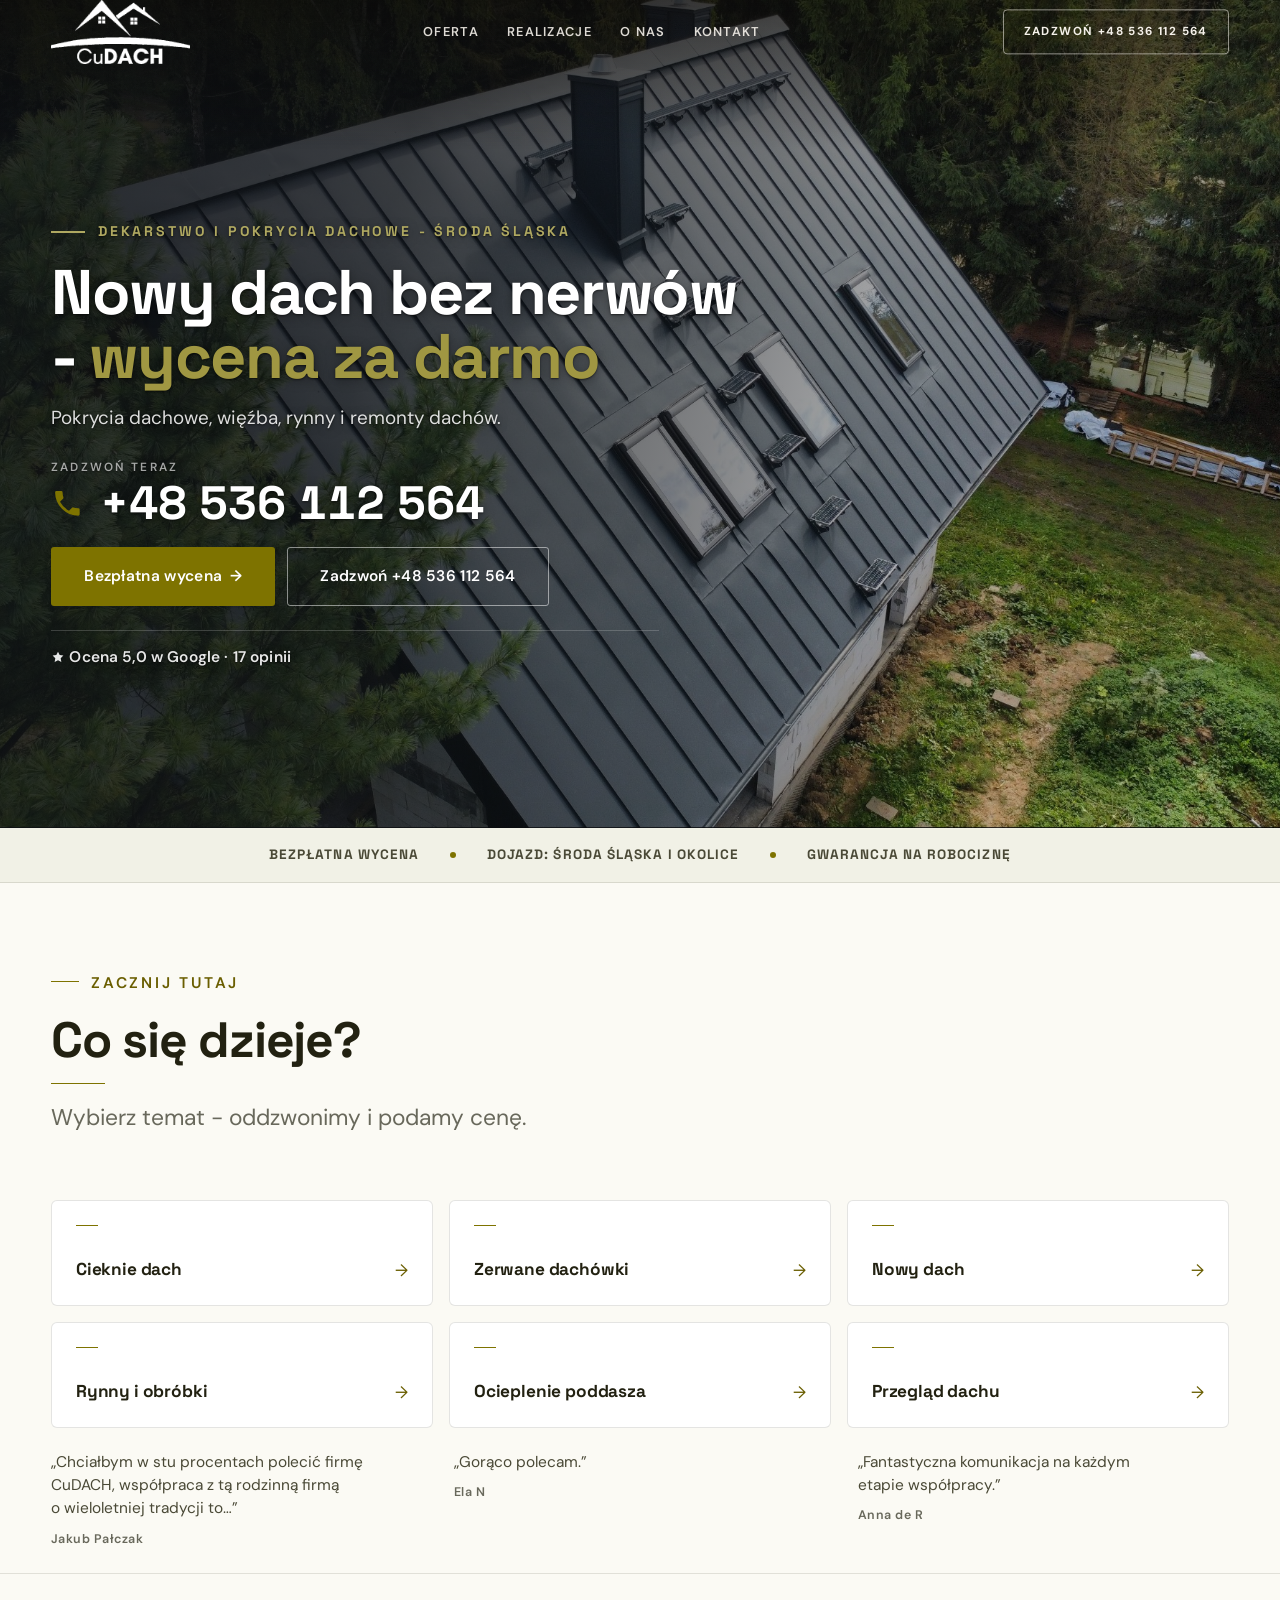
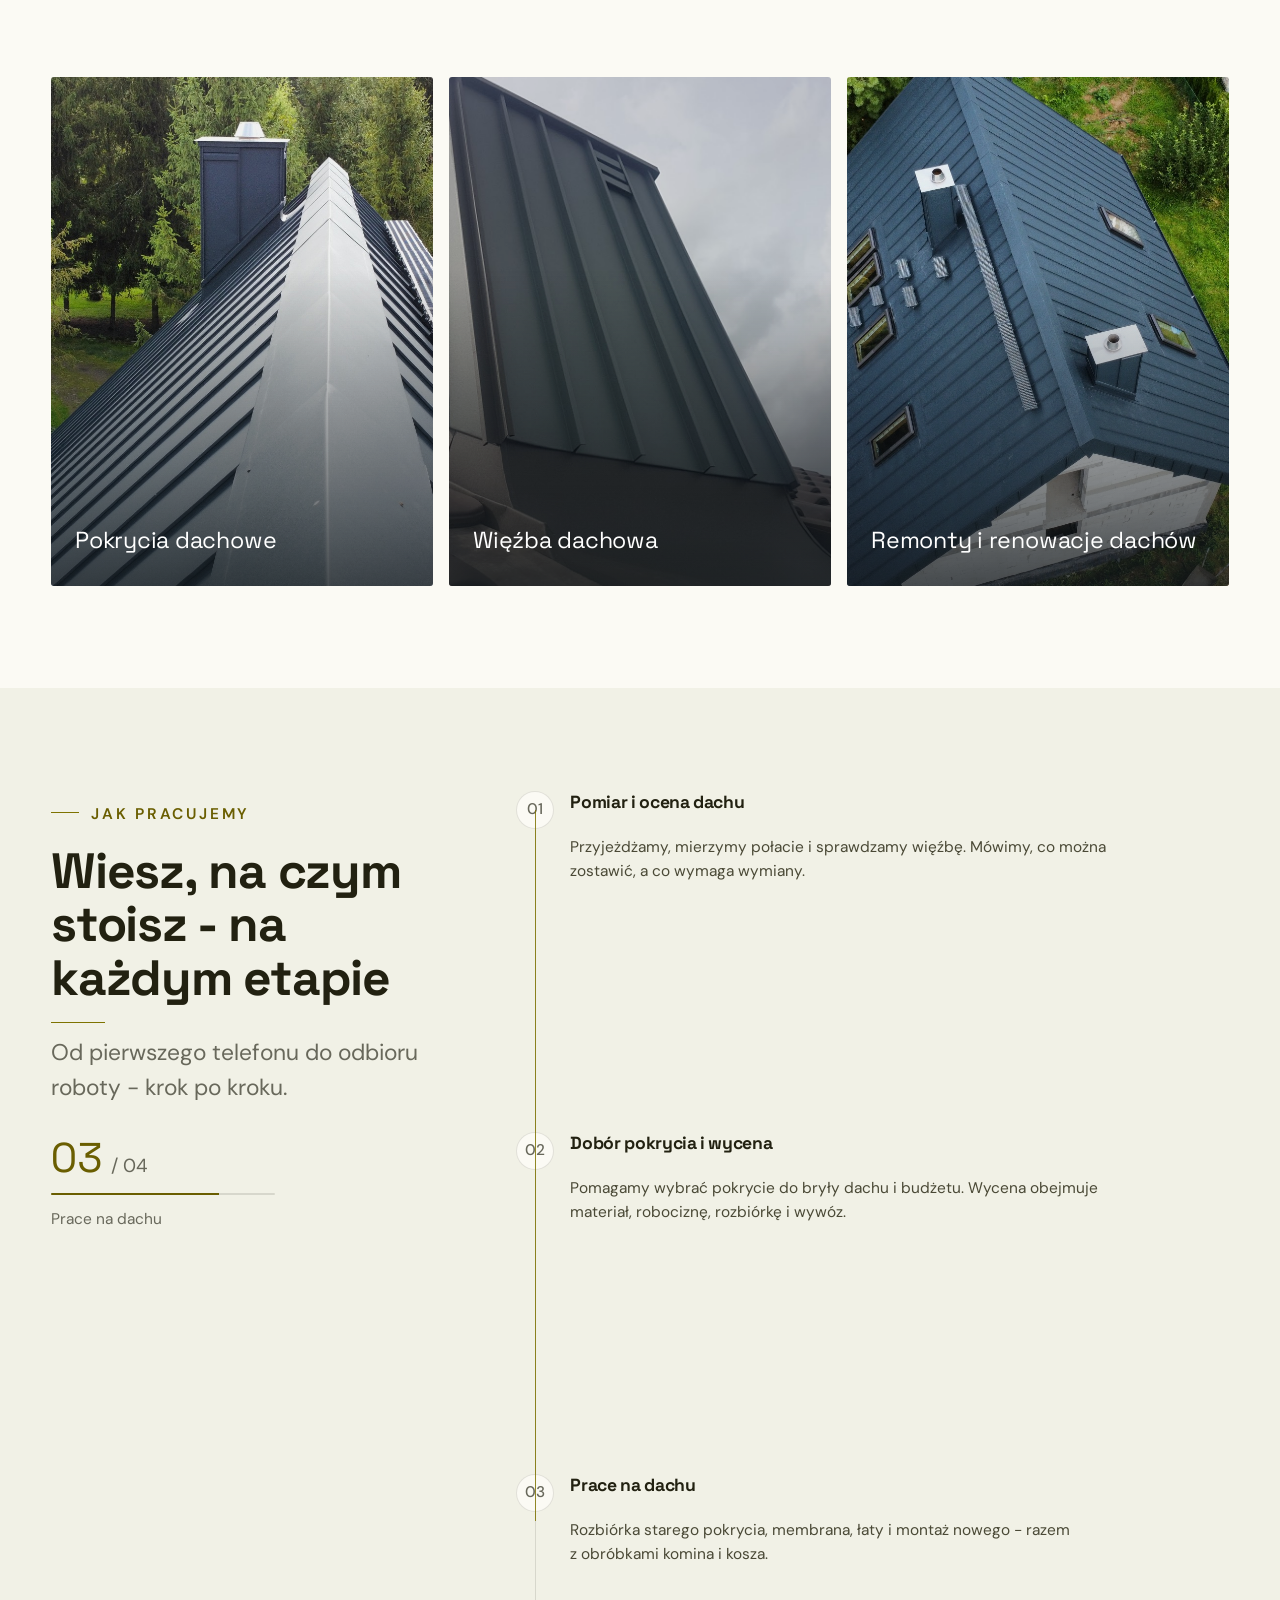
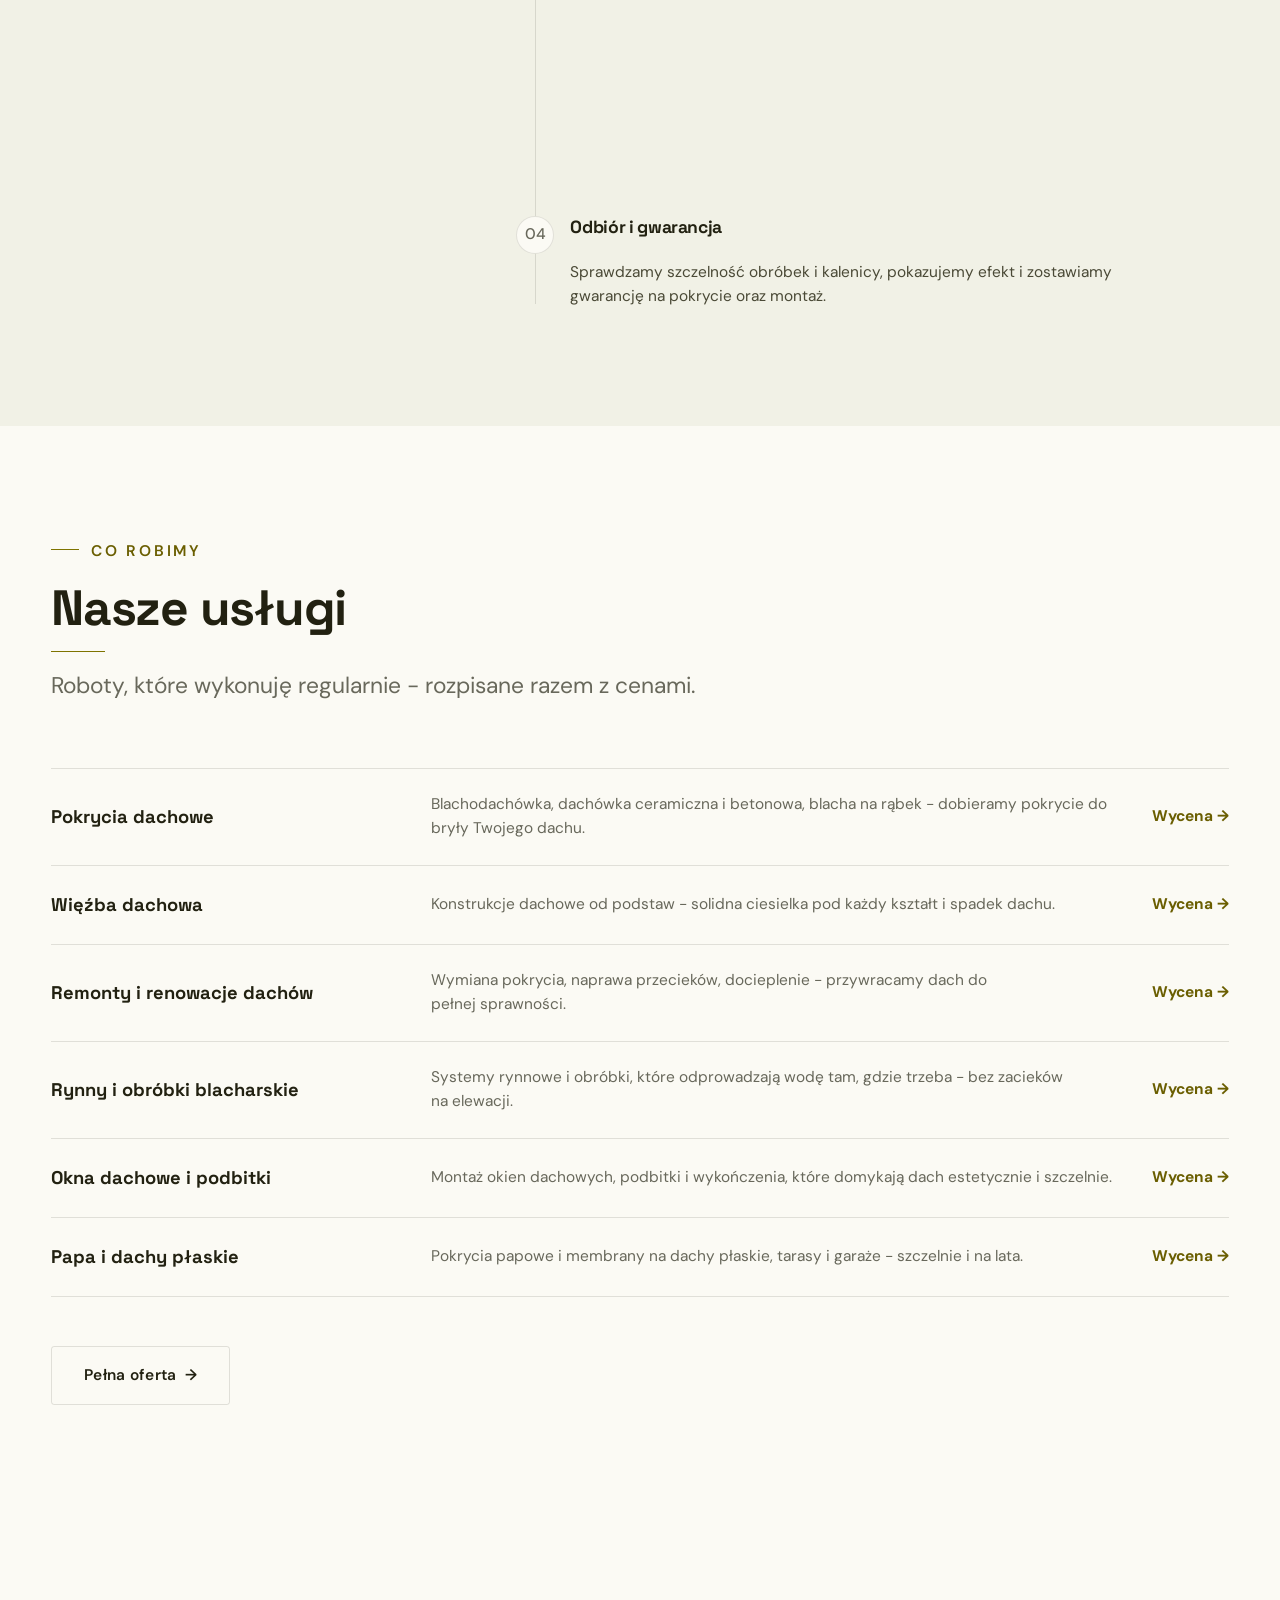
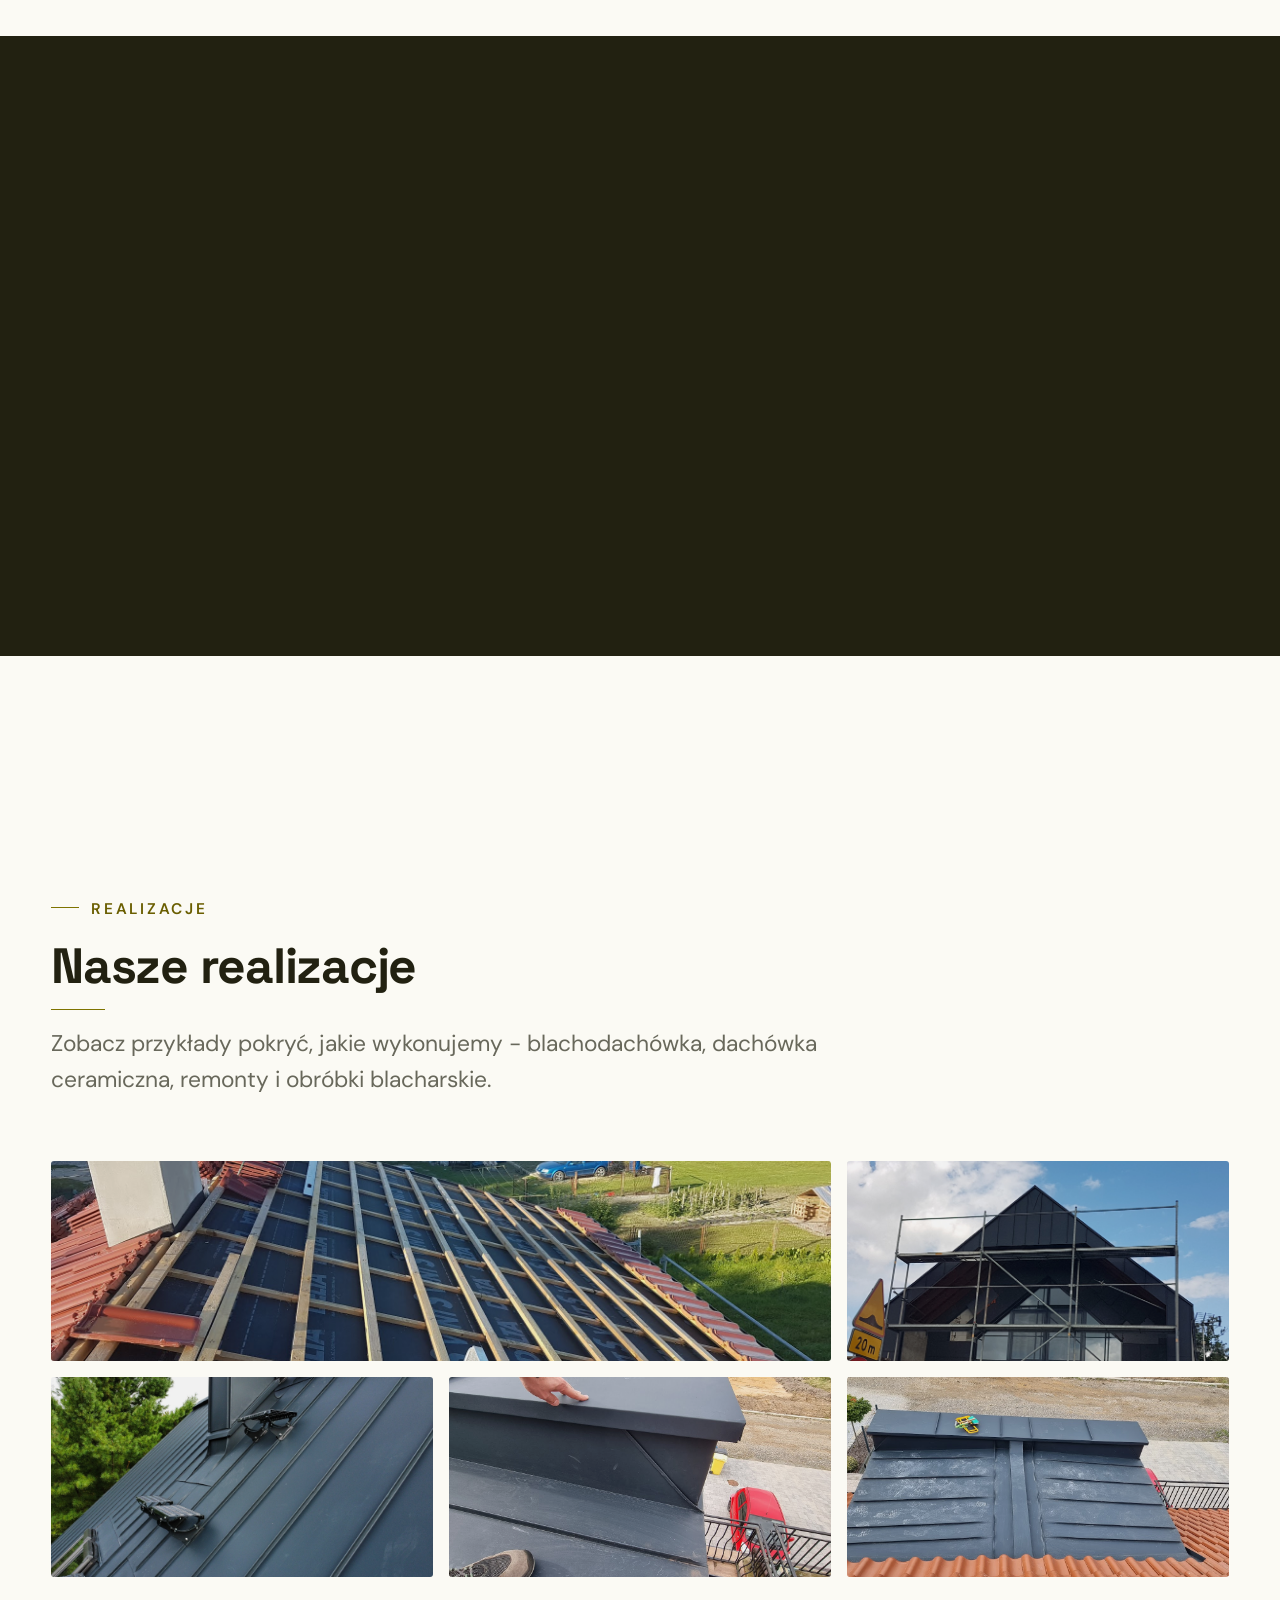
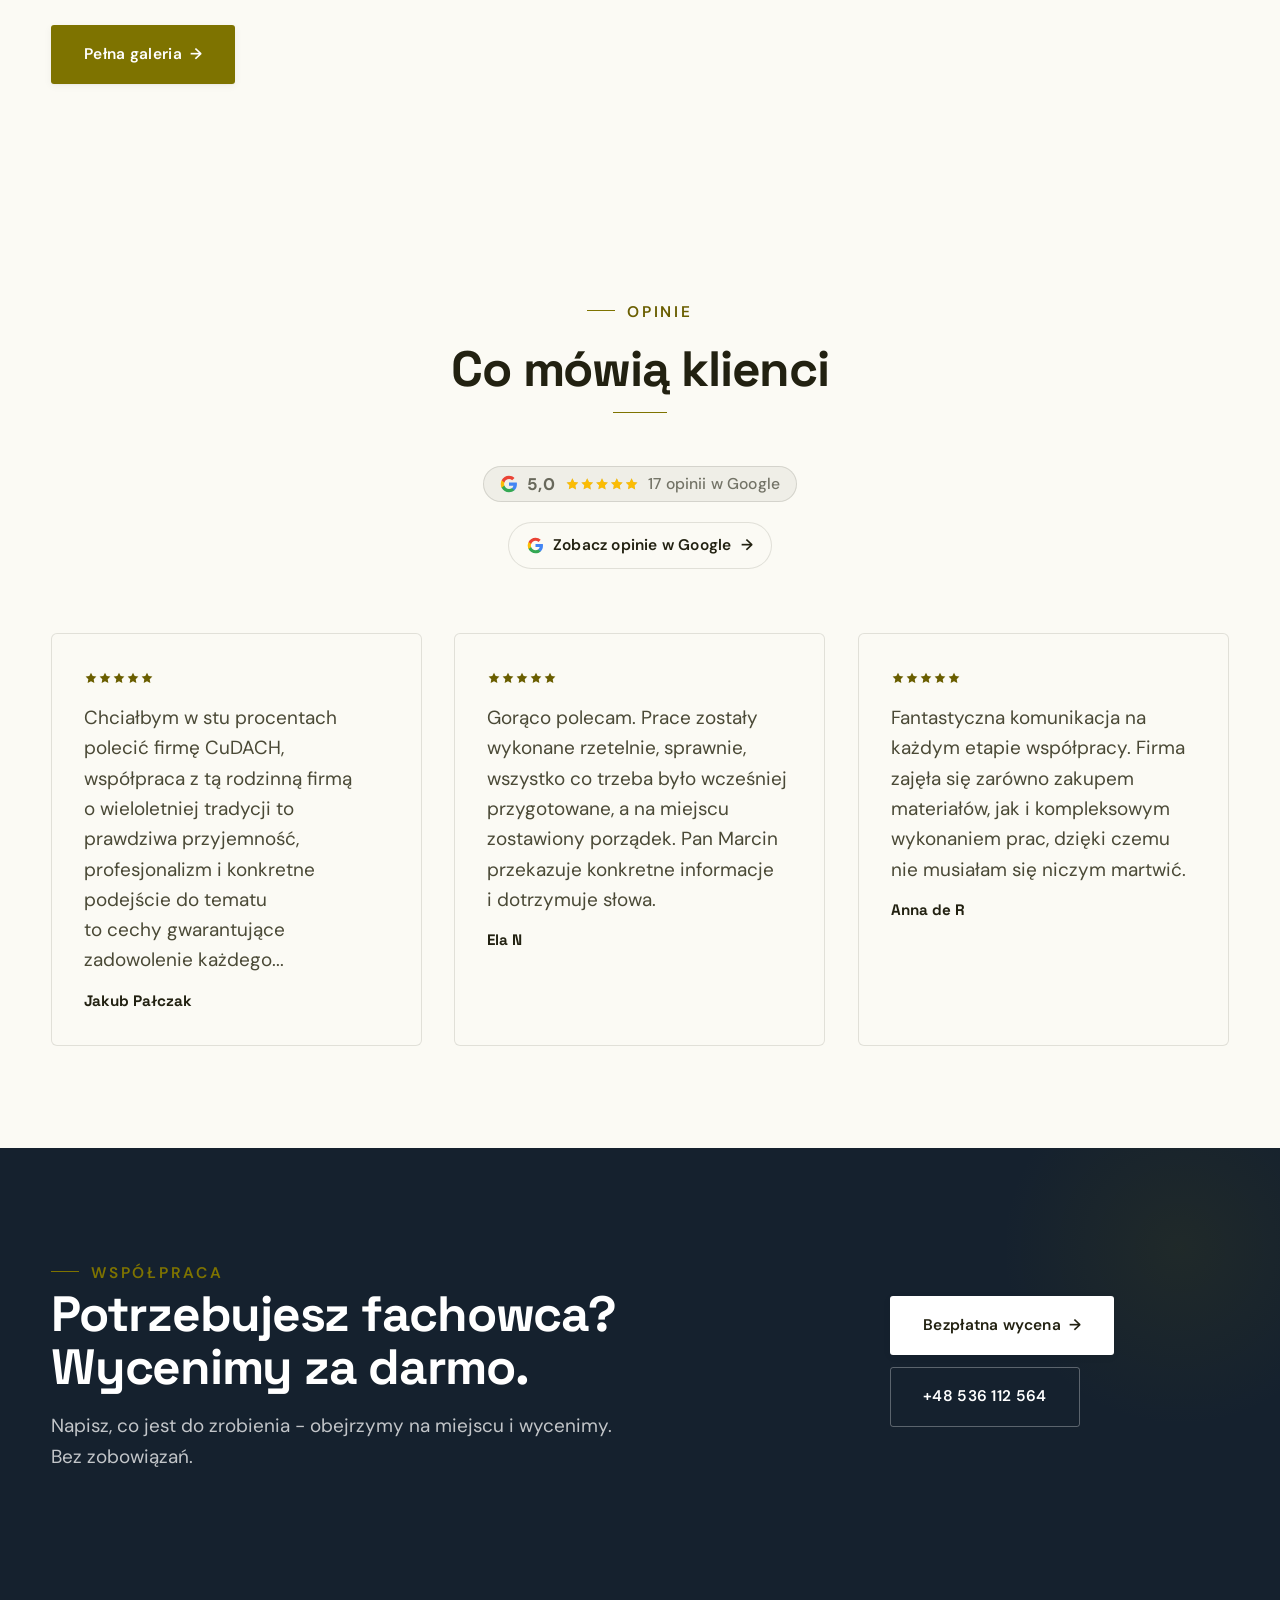
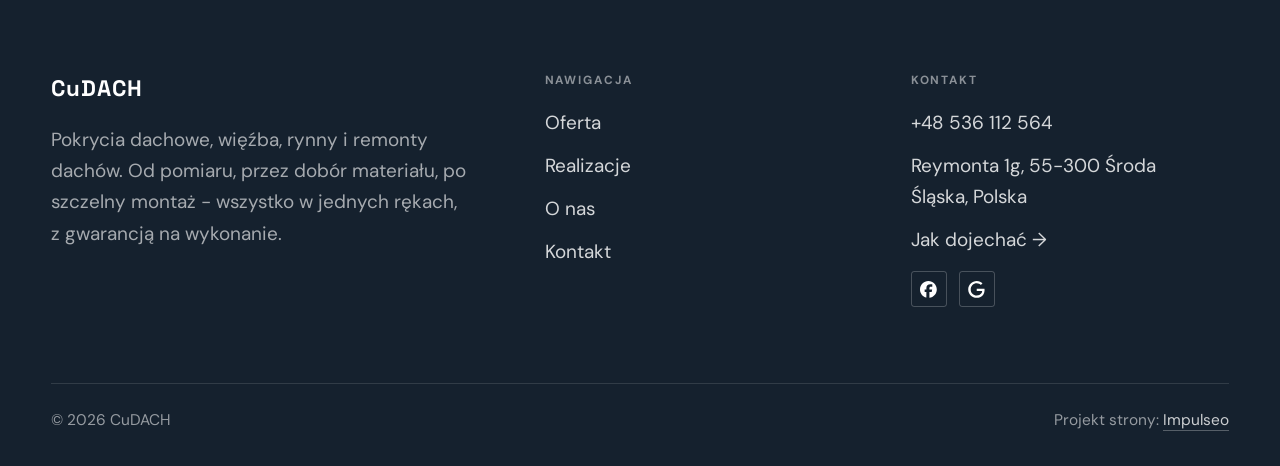
<file: index.html>
<!DOCTYPE html>
<html lang="pl">
<head>
<meta charset="UTF-8">
<meta name="viewport" content="width=device-width, initial-scale=1.0">
<title>CuDACH - Pokrycia dachowe i dekarstwo - Środa Śląska</title>
<meta name="description" content="CuDACH - dekarstwo i pokrycia dachowe: blachodachówka, dachówka, więźba, rynny i remonty dachów. Bezpłatny pomiar i wycena. Zobacz nasze realizacje.">
<link rel="canonical" href="https://kris20032.github.io/cudach/">
<meta name="robots" content="noindex, nofollow">
<meta property="og:type" content="website">
<meta property="og:locale" content="pl_PL">
<meta property="og:site_name" content="CuDACH">
<meta property="og:title" content="CuDACH - Pokrycia dachowe i dekarstwo - Środa Śląska">
<meta property="og:description" content="CuDACH - dekarstwo i pokrycia dachowe: blachodachówka, dachówka, więźba, rynny i remonty dachów. Bezpłatny pomiar i wycena. Zobacz nasze realizacje.">
<meta property="og:url" content="https://kris20032.github.io/cudach/">
<meta property="og:image" content="https://kris20032.github.io/cudach/img/og.jpg">
<meta property="og:image:width" content="1200">
<meta property="og:image:height" content="630">
<meta name="twitter:card" content="summary_large_image">
<script type="application/ld+json">{"@context": "https://schema.org", "@type": "RoofingContractor", "name": "CuDACH", "url": "https://kris20032.github.io/cudach/", "telephone": "+48536112564", "image": "https://kris20032.github.io/cudach/img/og.jpg", "areaServed": "Środa Śląska", "sameAs": ["https://maps.google.com/?cid=6782542345103970098&g_mp=Cidnb29nbGUubWFwcy5wbGFjZXMudjEuUGxhY2VzLlNlYXJjaFRleHQQAhgEIAA", "https://www.facebook.com/CuDACHsrodaslaska/?locale=pl_PL"]}</script>
<link rel="preconnect" href="https://fonts.googleapis.com">
<link rel="preconnect" href="https://fonts.gstatic.com" crossorigin>
<link href="https://fonts.googleapis.com/css2?family=Space+Grotesk:wght@500;600;700&family=DM+Sans:opsz,wght@9..40,400;9..40,500;9..40,600&display=swap" rel="stylesheet">
<link rel="stylesheet" href="assets/styles.css?v=f3699172">
</head>
<body>

<header class="nav">
  <div class="wrap nav-inner">
    <a class="brand brand-has-logo" href="index.html"><img class="brand-logo" src="img/logo.png" alt="CuDACH" width="720" height="332" decoding="async"></a>
    <nav class="nav-links">
      <a href="oferta.html">Oferta</a>
      <a href="realizacje.html">Realizacje</a>
      <a href="o-nas.html">O nas</a>
      <a href="kontakt.html">Kontakt</a>
      <a href="tel:+48536112564" class="btn btn-accent">Zadzwoń +48 536 112 564</a>
    </nav>
    <button class="nav-toggle" aria-label="Menu"><span></span><span></span><span></span></button>
  </div>
</header>

<main>
<section class="hero-fach">
  <img class="hf-photo" src="img/hero.jpg" fetchpriority="high" data-rotate="img/g1.jpg|img/g2.jpg" alt="CuDACH" width="2048" height="1153">
  <div class="hf-panel">
    <div class="hf-inner">
      <span class="hf-kicker">Dekarstwo i pokrycia dachowe - Środa Śląska</span>
      <h1 class="hf-title">Nowy dach bez nerwów - <em>wycena za darmo</em></h1>
      <p class="hf-lead">Pokrycia dachowe, więźba, rynny i remonty dachów.</p>
      <a class="hf-phone" href="tel:+48536112564"><span class="hf-phone-lab">Zadzwoń teraz</span><span class="hf-phone-num"><svg class="ico-tel" width="16" height="16" viewBox="0 0 24 24" fill="none" aria-hidden="true"><path d="M6.6 10.8a15.5 15.5 0 0 0 6.6 6.6l2.2-2.2a1 1 0 0 1 1-.24 11.4 11.4 0 0 0 3.6.58 1 1 0 0 1 1 1V20a1 1 0 0 1-1 1A17 17 0 0 1 3 4a1 1 0 0 1 1-1h3.5a1 1 0 0 1 1 1c0 1.25.2 2.46.58 3.6a1 1 0 0 1-.25 1l-2.23 2.2Z" fill="currentColor"/></svg> +48 536 112 564</span></a>
      <div class="hf-actions">
        <a href="kontakt.html" class="btn btn-accent">Bezpłatna wycena <span class="arr">→</span></a>
        <a href="tel:+48536112564" class="btn btn-ghost hf-ghost">Zadzwoń +48 536 112 564</a>
      </div>
      <div class="hf-trust"><svg class="ico-star" width="14" height="14" viewBox="0 0 24 24" style="vertical-align:-2px" aria-hidden="true"><path d="M12 2.8l2.85 5.8 6.4.93-4.63 4.5 1.1 6.37L12 17.4l-5.72 3 1.1-6.37-4.63-4.5 6.4-.93L12 2.8Z" fill="currentColor"/></svg> Ocena 5,0 w Google · 17 opinii</div>
    </div>
  </div>
</section>
<section class="fach-promise">
  <div class="wrap">
    <ul class="fp-row reveal"><li>Bezpłatna wycena</li><li>Dojazd: Środa Śląska i okolice</li><li>Gwarancja na robociznę</li></ul>
  </div>
</section>
<section class="objawy">
  <div class="wrap">
    <div class="head reveal">
      <span class="eyebrow">Zacznij tutaj</span>
      <h2>Co się dzieje?</h2>
      <p>Wybierz temat - oddzwonimy i podamy cenę.</p>
    </div>
    <div class="obj-grid">
      <a class="obj-tile reveal" href="kontakt.html"><span class="ot-row"><span class="ot-name">Cieknie dach</span><span class="ot-arr" aria-hidden="true">→</span></span></a>
      <a class="obj-tile reveal" href="kontakt.html"><span class="ot-row"><span class="ot-name">Zerwane dachówki</span><span class="ot-arr" aria-hidden="true">→</span></span></a>
      <a class="obj-tile reveal" href="kontakt.html"><span class="ot-row"><span class="ot-name">Nowy dach</span><span class="ot-arr" aria-hidden="true">→</span></span></a>
      <a class="obj-tile reveal" href="kontakt.html"><span class="ot-row"><span class="ot-name">Rynny i obróbki</span><span class="ot-arr" aria-hidden="true">→</span></span></a>
      <a class="obj-tile reveal" href="kontakt.html"><span class="ot-row"><span class="ot-name">Ocieplenie poddasza</span><span class="ot-arr" aria-hidden="true">→</span></span></a>
      <a class="obj-tile reveal" href="kontakt.html"><span class="ot-row"><span class="ot-name">Przegląd dachu</span><span class="ot-arr" aria-hidden="true">→</span></span></a>
    </div>
  </div>
</section>
<section class="opinie-mini" aria-label="Opinie klientów">
  <div class="wrap">
    <div class="om-row">
      <div class="om-item reveal"><blockquote>„Chciałbym w stu procentach polecić firmę CuDACH, współpraca z tą rodzinną firmą o wieloletniej tradycji to…”</blockquote><span class="om-autor">Jakub Pałczak</span></div>
      <div class="om-item reveal"><blockquote>„Gorąco polecam.”</blockquote><span class="om-autor">Ela N</span></div>
      <div class="om-item reveal"><blockquote>„Fantastyczna komunikacja na każdym etapie współpracy.”</blockquote><span class="om-autor">Anna de R</span></div>
    </div>
  </div>
</section>
<section class="gateways-band">
  <div class="wrap">
    <div class="gateways">
      <a href="oferta.html" class="gateway reveal"><img src="img/g3.jpg" alt="Pokrycia dachowe" loading="lazy" width="2048" height="1153" decoding="async"><span class="g-ttl">Pokrycia dachowe</span></a>
      <a href="oferta.html" class="gateway reveal"><img src="img/g4.jpg" alt="Więźba dachowa" loading="lazy" width="1600" height="1200" decoding="async"><span class="g-ttl">Więźba dachowa</span></a>
      <a href="oferta.html" class="gateway reveal"><img src="img/g5.jpg" alt="Remonty i renowacje dachów" loading="lazy" width="2048" height="1153" decoding="async"><span class="g-ttl">Remonty i renowacje dachów</span></a>
    </div>
  </div>
</section>
<section class="proces proces-os fachowcy">
  <div class="wrap proc-grid">
    <div class="proc-side">
      <div class="head reveal">
        <span class="eyebrow">Jak pracujemy</span>
        <h2>Wiesz, na czym stoisz - na każdym etapie</h2>
        <p>Od pierwszego telefonu do odbioru roboty - krok po kroku.</p>
      </div>
      <div class="proc-count" aria-hidden="true"><span class="pc-cur">01</span><span class="pc-all">/ 04</span></div>
      <div class="proc-bar" aria-hidden="true"><i></i></div>
      <p class="proc-now" aria-hidden="true">Pomiar i ocena dachu</p>
    </div>
    <ol class="proces-line">
      <li class="reveal"><span class="pno">01</span><h3>Pomiar i ocena dachu</h3><p>Przyjeżdżamy, mierzymy połacie i sprawdzamy więźbę. Mówimy, co można zostawić, a co wymaga wymiany.</p></li>
      <li class="reveal"><span class="pno">02</span><h3>Dobór pokrycia i wycena</h3><p>Pomagamy wybrać pokrycie do bryły dachu i budżetu. Wycena obejmuje materiał, robociznę, rozbiórkę i wywóz.</p></li>
      <li class="reveal"><span class="pno">03</span><h3>Prace na dachu</h3><p>Rozbiórka starego pokrycia, membrana, łaty i montaż nowego - razem z obróbkami komina i kosza.</p></li>
      <li class="reveal"><span class="pno">04</span><h3>Odbiór i gwarancja</h3><p>Sprawdzamy szczelność obróbek i kalenicy, pokazujemy efekt i zostawiamy gwarancję na pokrycie oraz montaż.</p></li>
    </ol>
  </div>
</section>
<section class="fach-uslugi">
  <div class="wrap">
    <div class="head reveal">
      <span class="eyebrow">Co robimy</span>
      <h2>Nasze usługi</h2>
      <p>Roboty, które wykonuję regularnie - rozpisane razem z cenami.</p>
    </div>
    <ul class="fu-list">
      <li class="fu-row reveal"><div class="fu-name">Pokrycia dachowe</div><div class="fu-desc">Blachodachówka, dachówka ceramiczna i betonowa, blacha na rąbek - dobieramy pokrycie do bryły Twojego dachu.</div><a class="fu-cta" href="kontakt.html">Wycena <span class="arr">→</span></a></li>
      <li class="fu-row reveal"><div class="fu-name">Więźba dachowa</div><div class="fu-desc">Konstrukcje dachowe od podstaw - solidna ciesielka pod każdy kształt i spadek dachu.</div><a class="fu-cta" href="kontakt.html">Wycena <span class="arr">→</span></a></li>
      <li class="fu-row reveal"><div class="fu-name">Remonty i renowacje dachów</div><div class="fu-desc">Wymiana pokrycia, naprawa przecieków, docieplenie - przywracamy dach do pełnej sprawności.</div><a class="fu-cta" href="kontakt.html">Wycena <span class="arr">→</span></a></li>
      <li class="fu-row reveal"><div class="fu-name">Rynny i obróbki blacharskie</div><div class="fu-desc">Systemy rynnowe i obróbki, które odprowadzają wodę tam, gdzie trzeba - bez zacieków na elewacji.</div><a class="fu-cta" href="kontakt.html">Wycena <span class="arr">→</span></a></li>
      <li class="fu-row reveal"><div class="fu-name">Okna dachowe i podbitki</div><div class="fu-desc">Montaż okien dachowych, podbitki i wykończenia, które domykają dach estetycznie i szczelnie.</div><a class="fu-cta" href="kontakt.html">Wycena <span class="arr">→</span></a></li>
      <li class="fu-row reveal"><div class="fu-name">Papa i dachy płaskie</div><div class="fu-desc">Pokrycia papowe i membrany na dachy płaskie, tarasy i garaże - szczelnie i na lata.</div><a class="fu-cta" href="kontakt.html">Wycena <span class="arr">→</span></a></li>
    </ul>
    <div style="margin-top:var(--space-7)" class="reveal"><a href="oferta.html" class="btn btn-ghost">Pełna oferta <span class="arr">→</span></a></div>
  </div>
</section>
<section class="stopklatka" aria-hidden="true">
  <div class="stk-bg" style="background-image:url(img/g6.jpg)"></div>
</section>
<section>
  <div class="wrap">
    <div class="head reveal">
      <span class="eyebrow">Realizacje</span>
      <h2>Nasze realizacje</h2>
      <p>Zobacz przykłady pokryć, jakie wykonujemy - blachodachówka, dachówka ceramiczna, remonty i obróbki blacharskie.</p>
    </div>
    <div class="gallery">
      <div class="tile t-two3 reveal"><img src="img/g7.jpg" alt="CuDACH" loading="lazy" width="1600" height="900" decoding="async"></div>
      <div class="tile t-third reveal"><img src="img/g8.jpg" alt="CuDACH" loading="lazy" width="1600" height="1200" decoding="async"></div>
      <div class="tile t-third reveal"><img src="img/g9.jpg" alt="CuDACH" loading="lazy" width="2048" height="1152" decoding="async"></div>
      <div class="tile t-third reveal"><img src="img/g10.jpg" alt="CuDACH" loading="lazy" width="1600" height="720" decoding="async"></div>
      <div class="tile t-third reveal"><img src="img/g11.jpg" alt="CuDACH" loading="lazy" width="1600" height="720" decoding="async"></div>
    </div>
    <div style="margin-top:var(--space-7)" class="reveal"><a href="realizacje.html" class="btn btn-accent">Pełna galeria <span class="arr">→</span></a></div>
  </div>
</section>
<section class="opinie">
  <div class="wrap">
    <div class="head center reveal">
      <span class="eyebrow">Opinie</span>
      <h2>Co mówią klienci</h2>
    </div>
    <p class="op-meta reveal"><span class="g-badge"><svg class="gb-ico" viewBox="0 0 24 24" width="18" height="18" aria-hidden="true"><path fill="#4285F4" d="M22.56 12.25c0-.78-.07-1.53-.2-2.25H12v4.26h5.92c-.26 1.37-1.04 2.53-2.21 3.31v2.77h3.57c2.08-1.92 3.28-4.74 3.28-8.09z"/><path fill="#34A853" d="M12 23c2.97 0 5.46-.98 7.28-2.66l-3.57-2.77c-.98.66-2.23 1.06-3.71 1.06-2.86 0-5.29-1.93-6.16-4.53H2.18v2.84C3.99 20.53 7.7 23 12 23z"/><path fill="#FBBC05" d="M5.84 14.09c-.22-.66-.35-1.36-.35-2.09s.13-1.43.35-2.09V7.07H2.18C1.43 8.55 1 10.22 1 12s.43 3.45 1.18 4.93l2.85-2.22.81-.62z"/><path fill="#EA4335" d="M12 5.38c1.62 0 3.06.56 4.21 1.64l3.15-3.15C17.45 2.09 14.97 1 12 1 7.7 1 3.99 3.47 2.18 7.07l3.66 2.84c.87-2.6 3.3-4.53 6.16-4.53z"/></svg><b class="gb-ocena">5,0</b><svg class="gb-stars" viewBox="0 0 90 18" width="74" height="14.8" aria-hidden="true"><g fill="currentColor" opacity=".26"><path transform="translate(0,0)" d="M9 1.6l2.2 4.46 4.92.72-3.56 3.47.84 4.9L9 12.74l-4.4 2.31.84-4.9L1.88 6.68l4.92-.72L9 1.6Z"/><path transform="translate(18,0)" d="M9 1.6l2.2 4.46 4.92.72-3.56 3.47.84 4.9L9 12.74l-4.4 2.31.84-4.9L1.88 6.68l4.92-.72L9 1.6Z"/><path transform="translate(36,0)" d="M9 1.6l2.2 4.46 4.92.72-3.56 3.47.84 4.9L9 12.74l-4.4 2.31.84-4.9L1.88 6.68l4.92-.72L9 1.6Z"/><path transform="translate(54,0)" d="M9 1.6l2.2 4.46 4.92.72-3.56 3.47.84 4.9L9 12.74l-4.4 2.31.84-4.9L1.88 6.68l4.92-.72L9 1.6Z"/><path transform="translate(72,0)" d="M9 1.6l2.2 4.46 4.92.72-3.56 3.47.84 4.9L9 12.74l-4.4 2.31.84-4.9L1.88 6.68l4.92-.72L9 1.6Z"/></g><clipPath id="gs1000"><rect x="0" y="0" width="90.0" height="18"/></clipPath><g fill="#FBBC04" clip-path="url(#gs1000)"><path transform="translate(0,0)" d="M9 1.6l2.2 4.46 4.92.72-3.56 3.47.84 4.9L9 12.74l-4.4 2.31.84-4.9L1.88 6.68l4.92-.72L9 1.6Z"/><path transform="translate(18,0)" d="M9 1.6l2.2 4.46 4.92.72-3.56 3.47.84 4.9L9 12.74l-4.4 2.31.84-4.9L1.88 6.68l4.92-.72L9 1.6Z"/><path transform="translate(36,0)" d="M9 1.6l2.2 4.46 4.92.72-3.56 3.47.84 4.9L9 12.74l-4.4 2.31.84-4.9L1.88 6.68l4.92-.72L9 1.6Z"/><path transform="translate(54,0)" d="M9 1.6l2.2 4.46 4.92.72-3.56 3.47.84 4.9L9 12.74l-4.4 2.31.84-4.9L1.88 6.68l4.92-.72L9 1.6Z"/><path transform="translate(72,0)" d="M9 1.6l2.2 4.46 4.92.72-3.56 3.47.84 4.9L9 12.74l-4.4 2.31.84-4.9L1.88 6.68l4.92-.72L9 1.6Z"/></g></svg><span class="gb-txt">17 opinii w Google</span></span></p>
    <p class="op-meta reveal"><a class="op-google" href="https://maps.google.com/?cid=6782542345103970098&amp;g_mp=Cidnb29nbGUubWFwcy5wbGFjZXMudjEuUGxhY2VzLlNlYXJjaFRleHQQAhgEIAA" target="_blank" rel="noopener"><svg class="op-g-ico" viewBox="0 0 24 24" width="17" height="17" aria-hidden="true"><path fill="#4285F4" d="M22.56 12.25c0-.78-.07-1.53-.2-2.25H12v4.26h5.92c-.26 1.37-1.04 2.53-2.21 3.31v2.77h3.57c2.08-1.92 3.28-4.74 3.28-8.09z"/><path fill="#34A853" d="M12 23c2.97 0 5.46-.98 7.28-2.66l-3.57-2.77c-.98.66-2.23 1.06-3.71 1.06-2.86 0-5.29-1.93-6.16-4.53H2.18v2.84C3.99 20.53 7.7 23 12 23z"/><path fill="#FBBC05" d="M5.84 14.09c-.22-.66-.35-1.36-.35-2.09s.13-1.43.35-2.09V7.07H2.18C1.43 8.55 1 10.22 1 12s.43 3.45 1.18 4.93l2.85-2.22.81-.62z"/><path fill="#EA4335" d="M12 5.38c1.62 0 3.06.56 4.21 1.64l3.15-3.15C17.45 2.09 14.97 1 12 1 7.7 1 3.99 3.47 2.18 7.07l3.66 2.84c.87-2.6 3.3-4.53 6.16-4.53z"/></svg><span>Zobacz opinie w Google</span><span class="arr">→</span></a></p>
    <div class="opinie-grid">
      <figure class="op-card reveal"><span class="op-star"><svg class="ico-star" width="14" height="14" viewBox="0 0 24 24" style="vertical-align:-2px" aria-hidden="true"><path d="M12 2.8l2.85 5.8 6.4.93-4.63 4.5 1.1 6.37L12 17.4l-5.72 3 1.1-6.37-4.63-4.5 6.4-.93L12 2.8Z" fill="currentColor"/></svg><svg class="ico-star" width="14" height="14" viewBox="0 0 24 24" style="vertical-align:-2px" aria-hidden="true"><path d="M12 2.8l2.85 5.8 6.4.93-4.63 4.5 1.1 6.37L12 17.4l-5.72 3 1.1-6.37-4.63-4.5 6.4-.93L12 2.8Z" fill="currentColor"/></svg><svg class="ico-star" width="14" height="14" viewBox="0 0 24 24" style="vertical-align:-2px" aria-hidden="true"><path d="M12 2.8l2.85 5.8 6.4.93-4.63 4.5 1.1 6.37L12 17.4l-5.72 3 1.1-6.37-4.63-4.5 6.4-.93L12 2.8Z" fill="currentColor"/></svg><svg class="ico-star" width="14" height="14" viewBox="0 0 24 24" style="vertical-align:-2px" aria-hidden="true"><path d="M12 2.8l2.85 5.8 6.4.93-4.63 4.5 1.1 6.37L12 17.4l-5.72 3 1.1-6.37-4.63-4.5 6.4-.93L12 2.8Z" fill="currentColor"/></svg><svg class="ico-star" width="14" height="14" viewBox="0 0 24 24" style="vertical-align:-2px" aria-hidden="true"><path d="M12 2.8l2.85 5.8 6.4.93-4.63 4.5 1.1 6.37L12 17.4l-5.72 3 1.1-6.37-4.63-4.5 6.4-.93L12 2.8Z" fill="currentColor"/></svg></span><blockquote>Chciałbym w stu procentach polecić firmę CuDACH, współpraca z tą rodzinną firmą o wieloletniej tradycji to prawdziwa przyjemność, profesjonalizm i konkretne podejście do tematu to cechy gwarantujące zadowolenie każdego...</blockquote><span class="op-autor">Jakub Pałczak</span></figure>
      <figure class="op-card reveal"><span class="op-star"><svg class="ico-star" width="14" height="14" viewBox="0 0 24 24" style="vertical-align:-2px" aria-hidden="true"><path d="M12 2.8l2.85 5.8 6.4.93-4.63 4.5 1.1 6.37L12 17.4l-5.72 3 1.1-6.37-4.63-4.5 6.4-.93L12 2.8Z" fill="currentColor"/></svg><svg class="ico-star" width="14" height="14" viewBox="0 0 24 24" style="vertical-align:-2px" aria-hidden="true"><path d="M12 2.8l2.85 5.8 6.4.93-4.63 4.5 1.1 6.37L12 17.4l-5.72 3 1.1-6.37-4.63-4.5 6.4-.93L12 2.8Z" fill="currentColor"/></svg><svg class="ico-star" width="14" height="14" viewBox="0 0 24 24" style="vertical-align:-2px" aria-hidden="true"><path d="M12 2.8l2.85 5.8 6.4.93-4.63 4.5 1.1 6.37L12 17.4l-5.72 3 1.1-6.37-4.63-4.5 6.4-.93L12 2.8Z" fill="currentColor"/></svg><svg class="ico-star" width="14" height="14" viewBox="0 0 24 24" style="vertical-align:-2px" aria-hidden="true"><path d="M12 2.8l2.85 5.8 6.4.93-4.63 4.5 1.1 6.37L12 17.4l-5.72 3 1.1-6.37-4.63-4.5 6.4-.93L12 2.8Z" fill="currentColor"/></svg><svg class="ico-star" width="14" height="14" viewBox="0 0 24 24" style="vertical-align:-2px" aria-hidden="true"><path d="M12 2.8l2.85 5.8 6.4.93-4.63 4.5 1.1 6.37L12 17.4l-5.72 3 1.1-6.37-4.63-4.5 6.4-.93L12 2.8Z" fill="currentColor"/></svg></span><blockquote>Gorąco polecam. Prace zostały wykonane rzetelnie, sprawnie, wszystko co trzeba było wcześniej przygotowane, a na miejscu zostawiony porządek. Pan Marcin przekazuje konkretne informacje i dotrzymuje słowa.</blockquote><span class="op-autor">Ela N</span></figure>
      <figure class="op-card reveal"><span class="op-star"><svg class="ico-star" width="14" height="14" viewBox="0 0 24 24" style="vertical-align:-2px" aria-hidden="true"><path d="M12 2.8l2.85 5.8 6.4.93-4.63 4.5 1.1 6.37L12 17.4l-5.72 3 1.1-6.37-4.63-4.5 6.4-.93L12 2.8Z" fill="currentColor"/></svg><svg class="ico-star" width="14" height="14" viewBox="0 0 24 24" style="vertical-align:-2px" aria-hidden="true"><path d="M12 2.8l2.85 5.8 6.4.93-4.63 4.5 1.1 6.37L12 17.4l-5.72 3 1.1-6.37-4.63-4.5 6.4-.93L12 2.8Z" fill="currentColor"/></svg><svg class="ico-star" width="14" height="14" viewBox="0 0 24 24" style="vertical-align:-2px" aria-hidden="true"><path d="M12 2.8l2.85 5.8 6.4.93-4.63 4.5 1.1 6.37L12 17.4l-5.72 3 1.1-6.37-4.63-4.5 6.4-.93L12 2.8Z" fill="currentColor"/></svg><svg class="ico-star" width="14" height="14" viewBox="0 0 24 24" style="vertical-align:-2px" aria-hidden="true"><path d="M12 2.8l2.85 5.8 6.4.93-4.63 4.5 1.1 6.37L12 17.4l-5.72 3 1.1-6.37-4.63-4.5 6.4-.93L12 2.8Z" fill="currentColor"/></svg><svg class="ico-star" width="14" height="14" viewBox="0 0 24 24" style="vertical-align:-2px" aria-hidden="true"><path d="M12 2.8l2.85 5.8 6.4.93-4.63 4.5 1.1 6.37L12 17.4l-5.72 3 1.1-6.37-4.63-4.5 6.4-.93L12 2.8Z" fill="currentColor"/></svg></span><blockquote>Fantastyczna komunikacja na każdym etapie współpracy. Firma zajęła się zarówno zakupem materiałów, jak i kompleksowym wykonaniem prac, dzięki czemu nie musiałam się niczym martwić.</blockquote><span class="op-autor">Anna de R</span></figure>
    </div>
  </div>
</section>
<section class="cta">
  <div class="wrap">
    <div class="reveal">
      <span class="eyebrow">Współpraca</span>
      <h2>Potrzebujesz fachowca? Wycenimy za darmo.</h2>
      <p>Napisz, co jest do zrobienia - obejrzymy na miejscu i wycenimy. Bez zobowiązań.</p>
    </div>
    <div class="cta-actions reveal">
      <a href="kontakt.html" class="btn btn-light">Bezpłatna wycena <span class="arr">→</span></a>
      <a href="tel:+48536112564" class="btn btn-ghost btn-ghost-cta">+48 536 112 564</a>
    </div>
  </div>
</section>
</main>

<footer>
  <div class="wrap">
    <div class="foot-grid">
      <div class="foot-brand">
        <div class="name">CuDACH</div>
        <p>Pokrycia dachowe, więźba, rynny i remonty dachów. Od pomiaru, przez dobór materiału, po szczelny montaż - wszystko w jednych rękach, z gwarancją na wykonanie.</p>
      </div>
      <div class="foot-col">
        <h4>Nawigacja</h4>
        <a href="oferta.html">Oferta</a>
        <a href="realizacje.html">Realizacje</a>
        <a href="o-nas.html">O nas</a>
        <a href="kontakt.html">Kontakt</a>
      </div>
      <div class="foot-col">
        <h4>Kontakt</h4>
        <a href="tel:+48536112564">+48 536 112 564</a>
        <p>Reymonta 1g, 55-300 Środa Śląska, Polska</p>
        <a href="https://maps.google.com/?cid=6782542345103970098&g_mp=Cidnb29nbGUubWFwcy5wbGFjZXMudjEuUGxhY2VzLlNlYXJjaFRleHQQAhgEIAA" target="_blank" rel="noopener">Jak dojechać →</a>
      <div class="foot-soc">
        <a class="soc" href="https://www.facebook.com/CuDACHsrodaslaska/?locale=pl_PL" target="_blank" rel="noopener" aria-label="Facebook - CuDACH"><svg viewBox="0 0 24 24" aria-hidden="true" focusable="false"><path d="M9.101 23.691v-7.98H6.627v-3.667h2.474v-1.58c0-4.085 1.848-5.978 5.858-5.978.401 0 .955.042 1.468.103a8.68 8.68 0 0 1 1.141.195v3.325a8.623 8.623 0 0 0-.653-.036 26.805 26.805 0 0 0-.733-.009c-.707 0-1.259.096-1.675.309a1.686 1.686 0 0 0-.679.622c-.258.42-.374.995-.374 1.752v1.297h3.919l-.386 2.103-.287 1.564h-3.246v8.245C19.396 23.238 24 18.179 24 12.044c0-6.627-5.373-12-12-12s-12 5.373-12 12c0 5.628 3.874 10.35 9.101 11.647Z" fill="currentColor"/></svg></a>
        <a class="soc" href="https://maps.google.com/?cid=6782542345103970098&g_mp=Cidnb29nbGUubWFwcy5wbGFjZXMudjEuUGxhY2VzLlNlYXJjaFRleHQQAhgEIAA" target="_blank" rel="noopener" aria-label="Google - CuDACH"><svg viewBox="0 0 24 24" aria-hidden="true" focusable="false"><path d="M12.48 10.92v3.28h7.84c-.24 1.84-.853 3.187-1.787 4.133-1.147 1.147-2.933 2.4-6.053 2.4-4.827 0-8.6-3.893-8.6-8.72s3.773-8.72 8.6-8.72c2.6 0 4.507 1.027 5.907 2.347l2.307-2.307C18.747 1.44 16.133 0 12.48 0 5.867 0 .307 5.387.307 12s5.56 12 12.173 12c3.573 0 6.267-1.173 8.373-3.36 2.16-2.16 2.84-5.213 2.84-7.667 0-.76-.053-1.467-.173-2.053H12.48z" fill="currentColor"/></svg></a>
      </div>
      </div>
    </div>
    <div class="foot-bot">
      <span>© 2026 CuDACH</span>
      <span>Projekt strony: <a class="foot-credit" href="https://impulseo.pl" target="_blank" rel="noopener">Impulseo</a></span>
    </div>
  </div>
</footer>
<div class="sticky-call"><a class="sc-call" href="tel:+48536112564"><svg class="ico-tel" width="16" height="16" viewBox="0 0 24 24" fill="none" aria-hidden="true"><path d="M6.6 10.8a15.5 15.5 0 0 0 6.6 6.6l2.2-2.2a1 1 0 0 1 1-.24 11.4 11.4 0 0 0 3.6.58 1 1 0 0 1 1 1V20a1 1 0 0 1-1 1A17 17 0 0 1 3 4a1 1 0 0 1 1-1h3.5a1 1 0 0 1 1 1c0 1.25.2 2.46.58 3.6a1 1 0 0 1-.25 1l-2.23 2.2Z" fill="currentColor"/></svg> Zadzwoń</a><a class="sc-quote" href="kontakt.html">Bezpłatna wycena</a></div>
<div class="demo-wazne" data-do="2026-08-23" data-cykl="3" hidden><svg class="dw-ico" width="13" height="13" viewBox="0 0 24 24" fill="none" aria-hidden="true"><circle cx="12" cy="12" r="8.6" stroke="currentColor" stroke-width="1.8"/><path d="M12 7.2V12l3.3 2" stroke="currentColor" stroke-width="1.8" stroke-linecap="round"/></svg><span class="dw-txt"></span></div>

<script src="assets/main.js"></script>
</body>
</html>
</file>
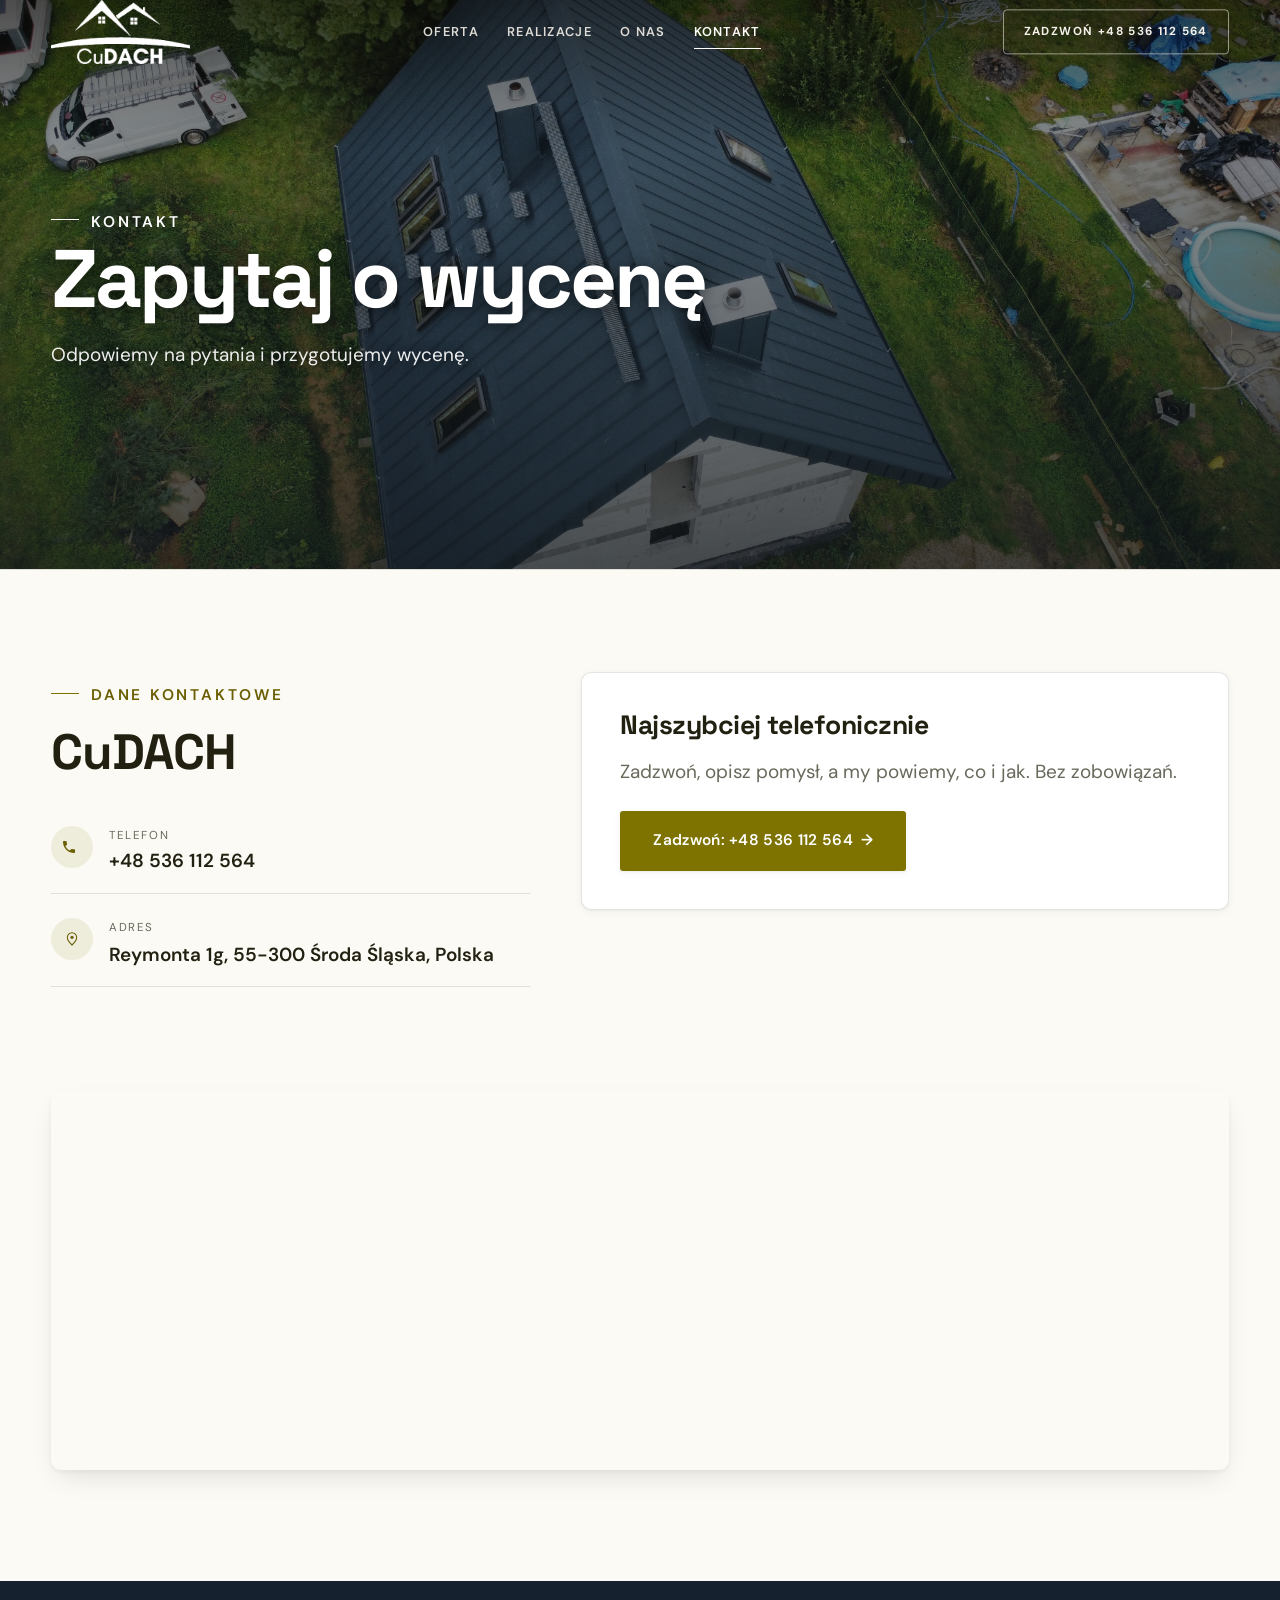
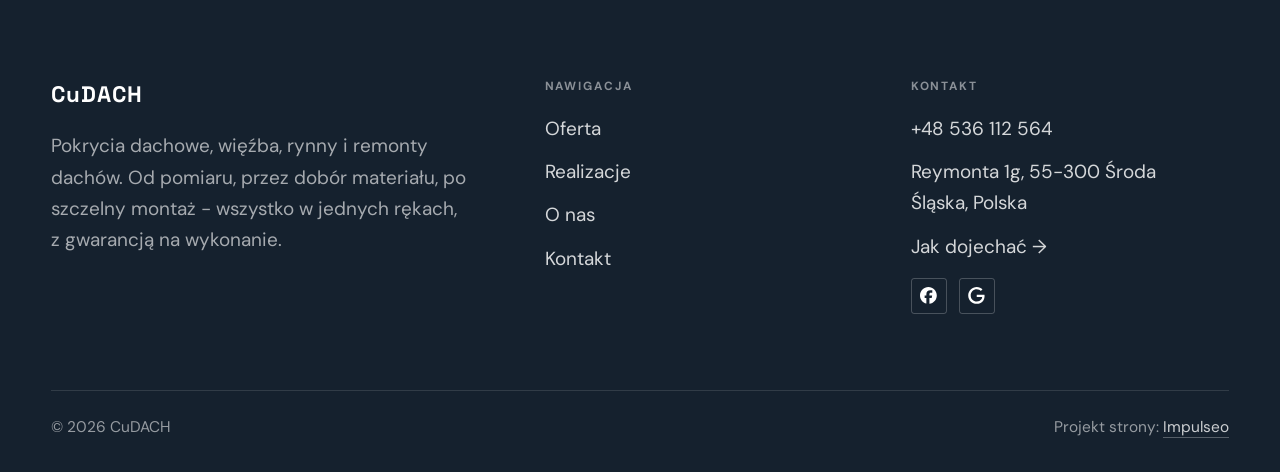
<file: kontakt.html>
<!DOCTYPE html>
<html lang="pl">
<head>
<meta charset="UTF-8">
<meta name="viewport" content="width=device-width, initial-scale=1.0">
<title>Kontakt - CuDACH</title>
<meta name="description" content="Kontakt CuDACH - Reymonta 1g, 55-300 Środa Śląska, Polska">
<link rel="canonical" href="https://kris20032.github.io/cudach/kontakt.html">
<meta name="robots" content="noindex, nofollow">
<meta property="og:type" content="website">
<meta property="og:locale" content="pl_PL">
<meta property="og:site_name" content="CuDACH">
<meta property="og:title" content="Kontakt - CuDACH">
<meta property="og:description" content="Kontakt CuDACH - Reymonta 1g, 55-300 Środa Śląska, Polska">
<meta property="og:url" content="https://kris20032.github.io/cudach/kontakt.html">
<meta property="og:image" content="https://kris20032.github.io/cudach/img/og.jpg">
<meta property="og:image:width" content="1200">
<meta property="og:image:height" content="630">
<meta name="twitter:card" content="summary_large_image">
<link rel="preconnect" href="https://fonts.googleapis.com">
<link rel="preconnect" href="https://fonts.gstatic.com" crossorigin>
<link href="https://fonts.googleapis.com/css2?family=Space+Grotesk:wght@500;600;700&family=DM+Sans:opsz,wght@9..40,400;9..40,500;9..40,600&display=swap" rel="stylesheet">
<link rel="stylesheet" href="assets/styles.css?v=f3699172">
</head>
<body>

<header class="nav">
  <div class="wrap nav-inner">
    <a class="brand brand-has-logo" href="index.html"><img class="brand-logo" src="img/logo.png" alt="CuDACH" width="720" height="332" decoding="async"></a>
    <nav class="nav-links">
      <a href="oferta.html">Oferta</a>
      <a href="realizacje.html">Realizacje</a>
      <a href="o-nas.html">O nas</a>
      <a href="kontakt.html" class="active" aria-current="page">Kontakt</a>
      <a href="tel:+48536112564" class="btn btn-accent">Zadzwoń +48 536 112 564</a>
    </nav>
    <button class="nav-toggle" aria-label="Menu"><span></span><span></span><span></span></button>
  </div>
</header>

<main>
<section class="pagehead">
  <img src="img/g5.jpg" alt="CuDACH - Zapytaj o wycenę" width="2048" height="1153" decoding="async">
  <div class="wrap">
    <span class="eyebrow">Kontakt</span>
    <h1>Zapytaj o wycenę</h1>
    <p>Odpowiemy na pytania i przygotujemy wycenę.</p>
  </div>
</section>
<section>
  <div class="wrap contact-grid">
    <div class="reveal">
      <span class="eyebrow">Dane kontaktowe</span>
      <h2 style="margin:var(--space-4) 0 var(--space-6)">CuDACH</h2>
      <div class="info-list">
        <div class="info-row"><div class="ic"><svg class="ico-tel" width="16" height="16" viewBox="0 0 24 24" fill="none" aria-hidden="true"><path d="M6.6 10.8a15.5 15.5 0 0 0 6.6 6.6l2.2-2.2a1 1 0 0 1 1-.24 11.4 11.4 0 0 0 3.6.58 1 1 0 0 1 1 1V20a1 1 0 0 1-1 1A17 17 0 0 1 3 4a1 1 0 0 1 1-1h3.5a1 1 0 0 1 1 1c0 1.25.2 2.46.58 3.6a1 1 0 0 1-.25 1l-2.23 2.2Z" fill="currentColor"/></svg></div><div><div class="lbl">Telefon</div><a class="val" href="tel:+48536112564">+48 536 112 564</a></div></div>
        <div class="info-row"><div class="ic"><svg class="ico-pin" width="16" height="16" viewBox="0 0 24 24" fill="none" aria-hidden="true"><path d="M12 21s7-6.1 7-11.5A7 7 0 0 0 5 9.5C5 14.9 12 21 12 21Z" stroke="currentColor" stroke-width="1.6" fill="none"/><circle cx="12" cy="9.5" r="2.4" fill="currentColor"/></svg></div><div><div class="lbl">Adres</div><div class="val">Reymonta 1g, 55-300 Środa Śląska, Polska</div></div></div>
      </div>
    </div>
    <div class="reveal">
      <div class="form">
        <h3 style="margin-bottom:var(--space-4)">Najszybciej telefonicznie</h3>
        <p class="muted" style="margin-bottom:var(--space-5)">Zadzwoń, opisz pomysł, a my powiemy, co i jak. Bez zobowiązań.</p>
        <a href="tel:+48536112564" class="btn btn-accent" style="justify-content:center">Zadzwoń: +48 536 112 564 <span class="arr">→</span></a>
      </div>
    </div>
  </div>
</section>
<section style="padding-top:0">
  <div class="wrap reveal">
    <iframe class="map" title="CuDACH - Środa Śląska" src="https://maps.google.com/maps?q=CuDACH%20%C5%9Aroda%20%C5%9Al%C4%85ska&z=15&output=embed" loading="lazy" referrerpolicy="no-referrer-when-downgrade"></iframe>
  </div>
</section>
</main>

<footer>
  <div class="wrap">
    <div class="foot-grid">
      <div class="foot-brand">
        <div class="name">CuDACH</div>
        <p>Pokrycia dachowe, więźba, rynny i remonty dachów. Od pomiaru, przez dobór materiału, po szczelny montaż - wszystko w jednych rękach, z gwarancją na wykonanie.</p>
      </div>
      <div class="foot-col">
        <h4>Nawigacja</h4>
        <a href="oferta.html">Oferta</a>
        <a href="realizacje.html">Realizacje</a>
        <a href="o-nas.html">O nas</a>
        <a href="kontakt.html">Kontakt</a>
      </div>
      <div class="foot-col">
        <h4>Kontakt</h4>
        <a href="tel:+48536112564">+48 536 112 564</a>
        <p>Reymonta 1g, 55-300 Środa Śląska, Polska</p>
        <a href="https://maps.google.com/?cid=6782542345103970098&g_mp=Cidnb29nbGUubWFwcy5wbGFjZXMudjEuUGxhY2VzLlNlYXJjaFRleHQQAhgEIAA" target="_blank" rel="noopener">Jak dojechać →</a>
      <div class="foot-soc">
        <a class="soc" href="https://www.facebook.com/CuDACHsrodaslaska/?locale=pl_PL" target="_blank" rel="noopener" aria-label="Facebook - CuDACH"><svg viewBox="0 0 24 24" aria-hidden="true" focusable="false"><path d="M9.101 23.691v-7.98H6.627v-3.667h2.474v-1.58c0-4.085 1.848-5.978 5.858-5.978.401 0 .955.042 1.468.103a8.68 8.68 0 0 1 1.141.195v3.325a8.623 8.623 0 0 0-.653-.036 26.805 26.805 0 0 0-.733-.009c-.707 0-1.259.096-1.675.309a1.686 1.686 0 0 0-.679.622c-.258.42-.374.995-.374 1.752v1.297h3.919l-.386 2.103-.287 1.564h-3.246v8.245C19.396 23.238 24 18.179 24 12.044c0-6.627-5.373-12-12-12s-12 5.373-12 12c0 5.628 3.874 10.35 9.101 11.647Z" fill="currentColor"/></svg></a>
        <a class="soc" href="https://maps.google.com/?cid=6782542345103970098&g_mp=Cidnb29nbGUubWFwcy5wbGFjZXMudjEuUGxhY2VzLlNlYXJjaFRleHQQAhgEIAA" target="_blank" rel="noopener" aria-label="Google - CuDACH"><svg viewBox="0 0 24 24" aria-hidden="true" focusable="false"><path d="M12.48 10.92v3.28h7.84c-.24 1.84-.853 3.187-1.787 4.133-1.147 1.147-2.933 2.4-6.053 2.4-4.827 0-8.6-3.893-8.6-8.72s3.773-8.72 8.6-8.72c2.6 0 4.507 1.027 5.907 2.347l2.307-2.307C18.747 1.44 16.133 0 12.48 0 5.867 0 .307 5.387.307 12s5.56 12 12.173 12c3.573 0 6.267-1.173 8.373-3.36 2.16-2.16 2.84-5.213 2.84-7.667 0-.76-.053-1.467-.173-2.053H12.48z" fill="currentColor"/></svg></a>
      </div>
      </div>
    </div>
    <div class="foot-bot">
      <span>© 2026 CuDACH</span>
      <span>Projekt strony: <a class="foot-credit" href="https://impulseo.pl" target="_blank" rel="noopener">Impulseo</a></span>
    </div>
  </div>
</footer>
<div class="sticky-call"><a class="sc-call" href="tel:+48536112564"><svg class="ico-tel" width="16" height="16" viewBox="0 0 24 24" fill="none" aria-hidden="true"><path d="M6.6 10.8a15.5 15.5 0 0 0 6.6 6.6l2.2-2.2a1 1 0 0 1 1-.24 11.4 11.4 0 0 0 3.6.58 1 1 0 0 1 1 1V20a1 1 0 0 1-1 1A17 17 0 0 1 3 4a1 1 0 0 1 1-1h3.5a1 1 0 0 1 1 1c0 1.25.2 2.46.58 3.6a1 1 0 0 1-.25 1l-2.23 2.2Z" fill="currentColor"/></svg> Zadzwoń</a><a class="sc-quote" href="kontakt.html">Bezpłatna wycena</a></div>
<div class="demo-wazne" data-do="2026-08-23" data-cykl="3" hidden><svg class="dw-ico" width="13" height="13" viewBox="0 0 24 24" fill="none" aria-hidden="true"><circle cx="12" cy="12" r="8.6" stroke="currentColor" stroke-width="1.8"/><path d="M12 7.2V12l3.3 2" stroke="currentColor" stroke-width="1.8" stroke-linecap="round"/></svg><span class="dw-txt"></span></div>

<script src="assets/main.js"></script>
</body>
</html>
</file>
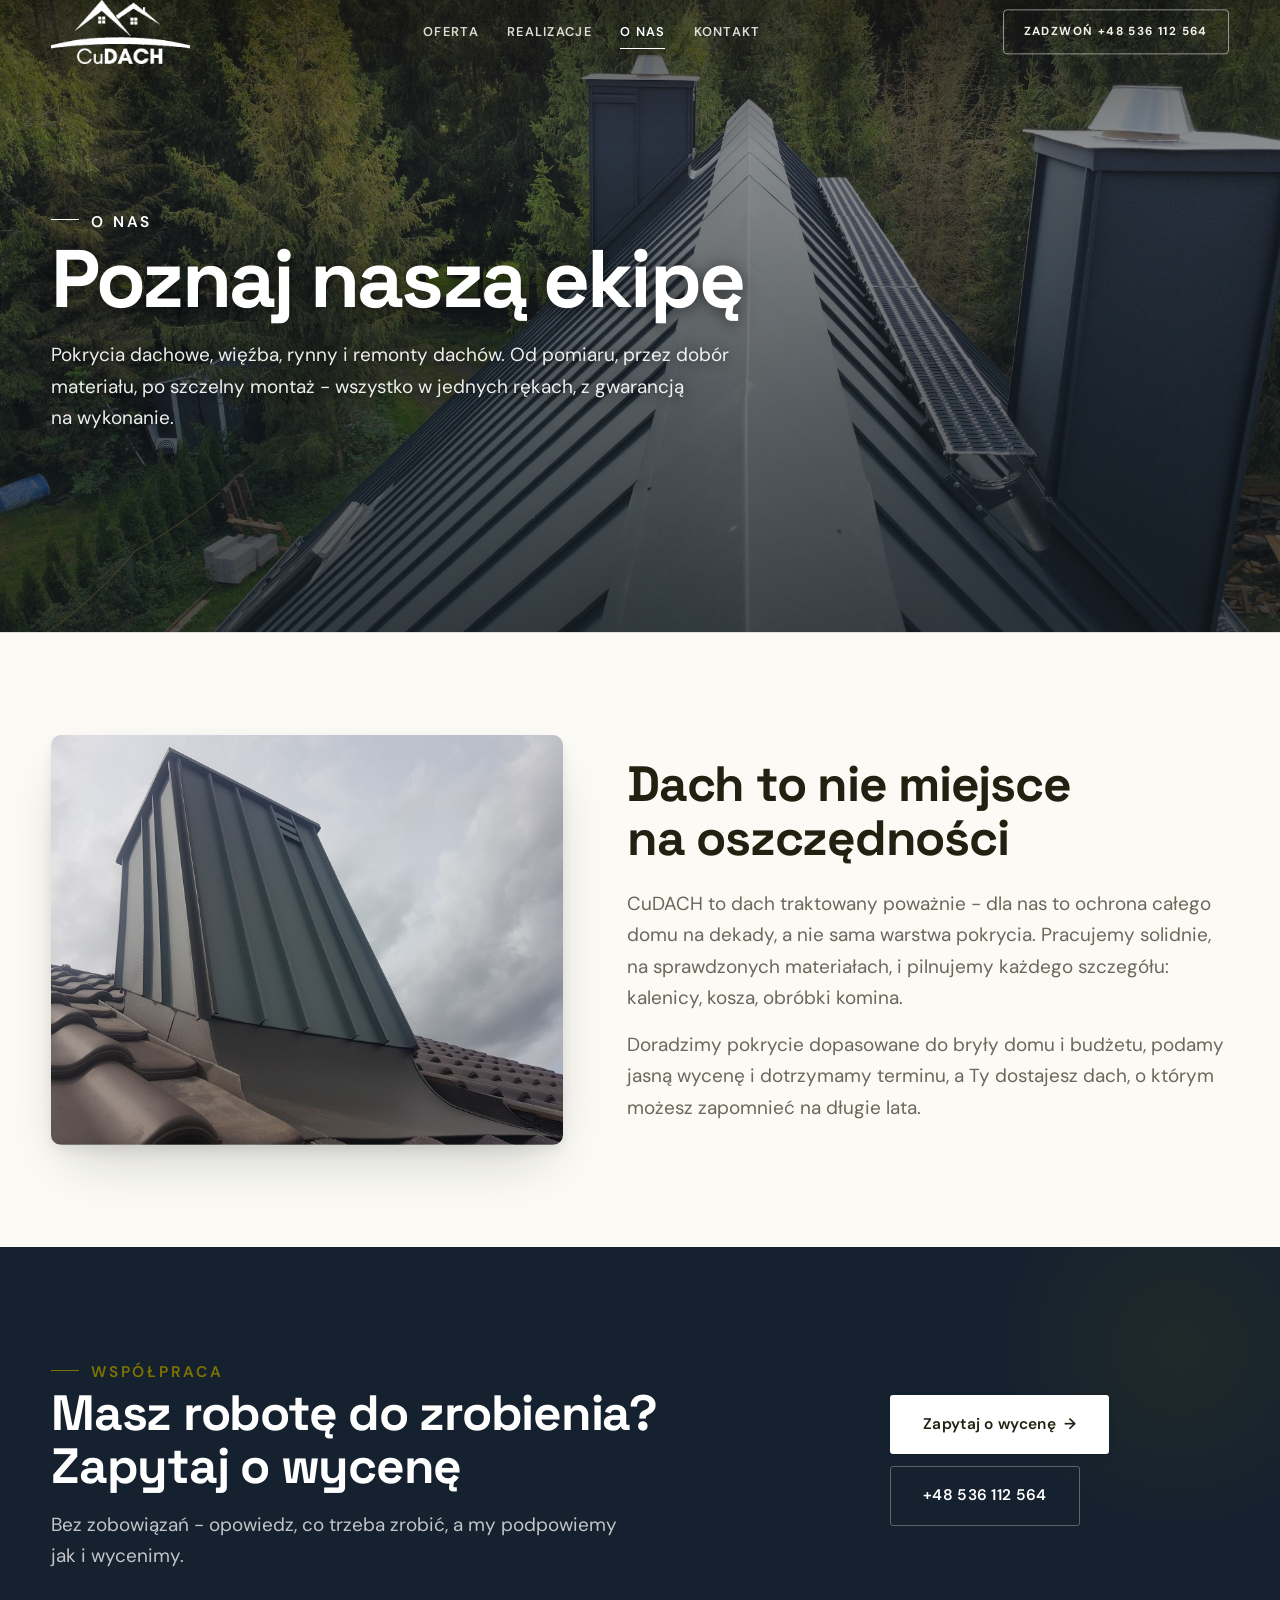
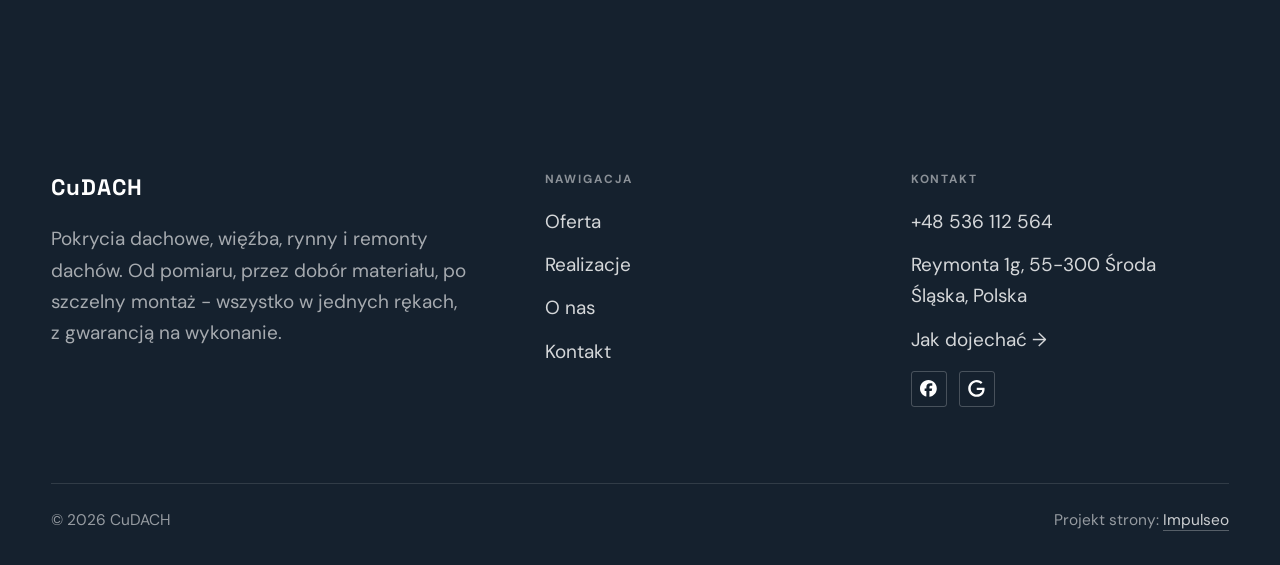
<file: o-nas.html>
<!DOCTYPE html>
<html lang="pl">
<head>
<meta charset="UTF-8">
<meta name="viewport" content="width=device-width, initial-scale=1.0">
<title>O nas - CuDACH</title>
<meta name="description" content="CuDACH - dekarstwo i pokrycia dachowe: blachodachówka, dachówka, więźba, rynny i remonty dachów. Bezpłatny pomiar i wycena. Zobacz nasze realizacje.">
<link rel="canonical" href="https://kris20032.github.io/cudach/o-nas.html">
<meta name="robots" content="noindex, nofollow">
<meta property="og:type" content="website">
<meta property="og:locale" content="pl_PL">
<meta property="og:site_name" content="CuDACH">
<meta property="og:title" content="O nas - CuDACH">
<meta property="og:description" content="CuDACH - dekarstwo i pokrycia dachowe: blachodachówka, dachówka, więźba, rynny i remonty dachów. Bezpłatny pomiar i wycena. Zobacz nasze realizacje.">
<meta property="og:url" content="https://kris20032.github.io/cudach/o-nas.html">
<meta property="og:image" content="https://kris20032.github.io/cudach/img/og.jpg">
<meta property="og:image:width" content="1200">
<meta property="og:image:height" content="630">
<meta name="twitter:card" content="summary_large_image">
<link rel="preconnect" href="https://fonts.googleapis.com">
<link rel="preconnect" href="https://fonts.gstatic.com" crossorigin>
<link href="https://fonts.googleapis.com/css2?family=Space+Grotesk:wght@500;600;700&family=DM+Sans:opsz,wght@9..40,400;9..40,500;9..40,600&display=swap" rel="stylesheet">
<link rel="stylesheet" href="assets/styles.css?v=f3699172">
</head>
<body>

<header class="nav">
  <div class="wrap nav-inner">
    <a class="brand brand-has-logo" href="index.html"><img class="brand-logo" src="img/logo.png" alt="CuDACH" width="720" height="332" decoding="async"></a>
    <nav class="nav-links">
      <a href="oferta.html">Oferta</a>
      <a href="realizacje.html">Realizacje</a>
      <a href="o-nas.html" class="active" aria-current="page">O nas</a>
      <a href="kontakt.html">Kontakt</a>
      <a href="tel:+48536112564" class="btn btn-accent">Zadzwoń +48 536 112 564</a>
    </nav>
    <button class="nav-toggle" aria-label="Menu"><span></span><span></span><span></span></button>
  </div>
</header>

<main>
<section class="pagehead">
  <img src="img/g3.jpg" alt="CuDACH - Poznaj naszą ekipę" width="2048" height="1153" decoding="async">
  <div class="wrap">
    <span class="eyebrow">O nas</span>
    <h1>Poznaj naszą ekipę</h1>
    <p>Pokrycia dachowe, więźba, rynny i remonty dachów. Od pomiaru, przez dobór materiału, po szczelny montaż - wszystko w jednych rękach, z gwarancją na wykonanie.</p>
  </div>
</section>
<section>
  <div class="wrap split">
    <div class="split-art reveal"><img src="img/g4.jpg" alt="CuDACH" loading="lazy" width="1600" height="1200" decoding="async"></div>
    <div class="split-copy reveal">
      <h2>Dach to nie miejsce na oszczędności</h2>
      <p class="muted">CuDACH to dach traktowany poważnie - dla nas to ochrona całego domu na dekady, a nie sama warstwa pokrycia. Pracujemy solidnie, na sprawdzonych materiałach, i pilnujemy każdego szczegółu: kalenicy, kosza, obróbki komina.</p>
      <p class="muted">Doradzimy pokrycie dopasowane do bryły domu i budżetu, podamy jasną wycenę i dotrzymamy terminu, a Ty dostajesz dach, o którym możesz zapomnieć na długie lata.</p>
    </div>
  </div>
</section>


<section class="cta">
  <div class="wrap">
    <div class="reveal">
      <span class="eyebrow">Współpraca</span>
      <h2>Masz robotę do zrobienia? Zapytaj o wycenę</h2>
      <p>Bez zobowiązań - opowiedz, co trzeba zrobić, a my podpowiemy jak i wycenimy.</p>
    </div>
    <div class="cta-actions reveal">
      <a href="kontakt.html" class="btn btn-light">Zapytaj o wycenę <span class="arr">→</span></a>
      <a href="tel:+48536112564" class="btn btn-ghost btn-ghost-cta">+48 536 112 564</a>
    </div>
  </div>
</section>
</main>

<footer>
  <div class="wrap">
    <div class="foot-grid">
      <div class="foot-brand">
        <div class="name">CuDACH</div>
        <p>Pokrycia dachowe, więźba, rynny i remonty dachów. Od pomiaru, przez dobór materiału, po szczelny montaż - wszystko w jednych rękach, z gwarancją na wykonanie.</p>
      </div>
      <div class="foot-col">
        <h4>Nawigacja</h4>
        <a href="oferta.html">Oferta</a>
        <a href="realizacje.html">Realizacje</a>
        <a href="o-nas.html">O nas</a>
        <a href="kontakt.html">Kontakt</a>
      </div>
      <div class="foot-col">
        <h4>Kontakt</h4>
        <a href="tel:+48536112564">+48 536 112 564</a>
        <p>Reymonta 1g, 55-300 Środa Śląska, Polska</p>
        <a href="https://maps.google.com/?cid=6782542345103970098&g_mp=Cidnb29nbGUubWFwcy5wbGFjZXMudjEuUGxhY2VzLlNlYXJjaFRleHQQAhgEIAA" target="_blank" rel="noopener">Jak dojechać →</a>
      <div class="foot-soc">
        <a class="soc" href="https://www.facebook.com/CuDACHsrodaslaska/?locale=pl_PL" target="_blank" rel="noopener" aria-label="Facebook - CuDACH"><svg viewBox="0 0 24 24" aria-hidden="true" focusable="false"><path d="M9.101 23.691v-7.98H6.627v-3.667h2.474v-1.58c0-4.085 1.848-5.978 5.858-5.978.401 0 .955.042 1.468.103a8.68 8.68 0 0 1 1.141.195v3.325a8.623 8.623 0 0 0-.653-.036 26.805 26.805 0 0 0-.733-.009c-.707 0-1.259.096-1.675.309a1.686 1.686 0 0 0-.679.622c-.258.42-.374.995-.374 1.752v1.297h3.919l-.386 2.103-.287 1.564h-3.246v8.245C19.396 23.238 24 18.179 24 12.044c0-6.627-5.373-12-12-12s-12 5.373-12 12c0 5.628 3.874 10.35 9.101 11.647Z" fill="currentColor"/></svg></a>
        <a class="soc" href="https://maps.google.com/?cid=6782542345103970098&g_mp=Cidnb29nbGUubWFwcy5wbGFjZXMudjEuUGxhY2VzLlNlYXJjaFRleHQQAhgEIAA" target="_blank" rel="noopener" aria-label="Google - CuDACH"><svg viewBox="0 0 24 24" aria-hidden="true" focusable="false"><path d="M12.48 10.92v3.28h7.84c-.24 1.84-.853 3.187-1.787 4.133-1.147 1.147-2.933 2.4-6.053 2.4-4.827 0-8.6-3.893-8.6-8.72s3.773-8.72 8.6-8.72c2.6 0 4.507 1.027 5.907 2.347l2.307-2.307C18.747 1.44 16.133 0 12.48 0 5.867 0 .307 5.387.307 12s5.56 12 12.173 12c3.573 0 6.267-1.173 8.373-3.36 2.16-2.16 2.84-5.213 2.84-7.667 0-.76-.053-1.467-.173-2.053H12.48z" fill="currentColor"/></svg></a>
      </div>
      </div>
    </div>
    <div class="foot-bot">
      <span>© 2026 CuDACH</span>
      <span>Projekt strony: <a class="foot-credit" href="https://impulseo.pl" target="_blank" rel="noopener">Impulseo</a></span>
    </div>
  </div>
</footer>
<div class="sticky-call"><a class="sc-call" href="tel:+48536112564"><svg class="ico-tel" width="16" height="16" viewBox="0 0 24 24" fill="none" aria-hidden="true"><path d="M6.6 10.8a15.5 15.5 0 0 0 6.6 6.6l2.2-2.2a1 1 0 0 1 1-.24 11.4 11.4 0 0 0 3.6.58 1 1 0 0 1 1 1V20a1 1 0 0 1-1 1A17 17 0 0 1 3 4a1 1 0 0 1 1-1h3.5a1 1 0 0 1 1 1c0 1.25.2 2.46.58 3.6a1 1 0 0 1-.25 1l-2.23 2.2Z" fill="currentColor"/></svg> Zadzwoń</a><a class="sc-quote" href="kontakt.html">Bezpłatna wycena</a></div>
<div class="demo-wazne" data-do="2026-08-23" data-cykl="3" hidden><svg class="dw-ico" width="13" height="13" viewBox="0 0 24 24" fill="none" aria-hidden="true"><circle cx="12" cy="12" r="8.6" stroke="currentColor" stroke-width="1.8"/><path d="M12 7.2V12l3.3 2" stroke="currentColor" stroke-width="1.8" stroke-linecap="round"/></svg><span class="dw-txt"></span></div>

<script src="assets/main.js"></script>
</body>
</html>
</file>
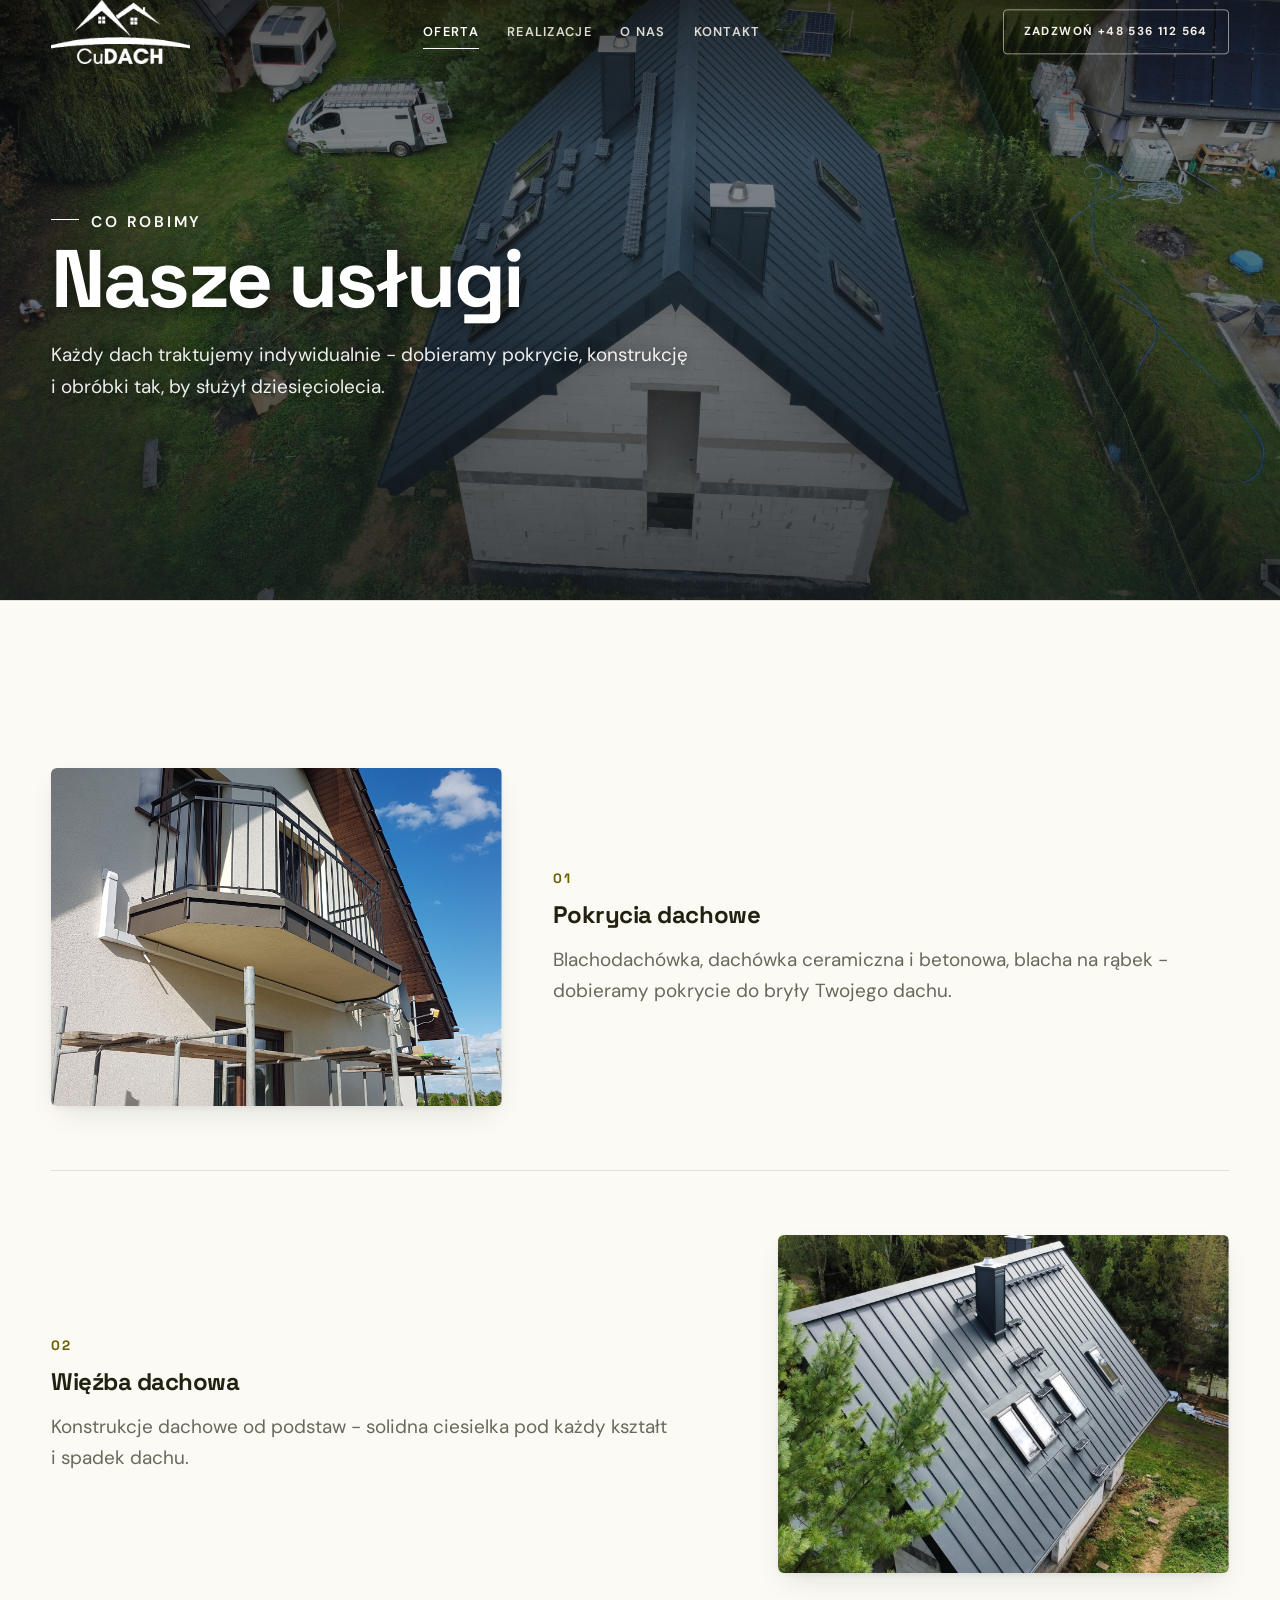
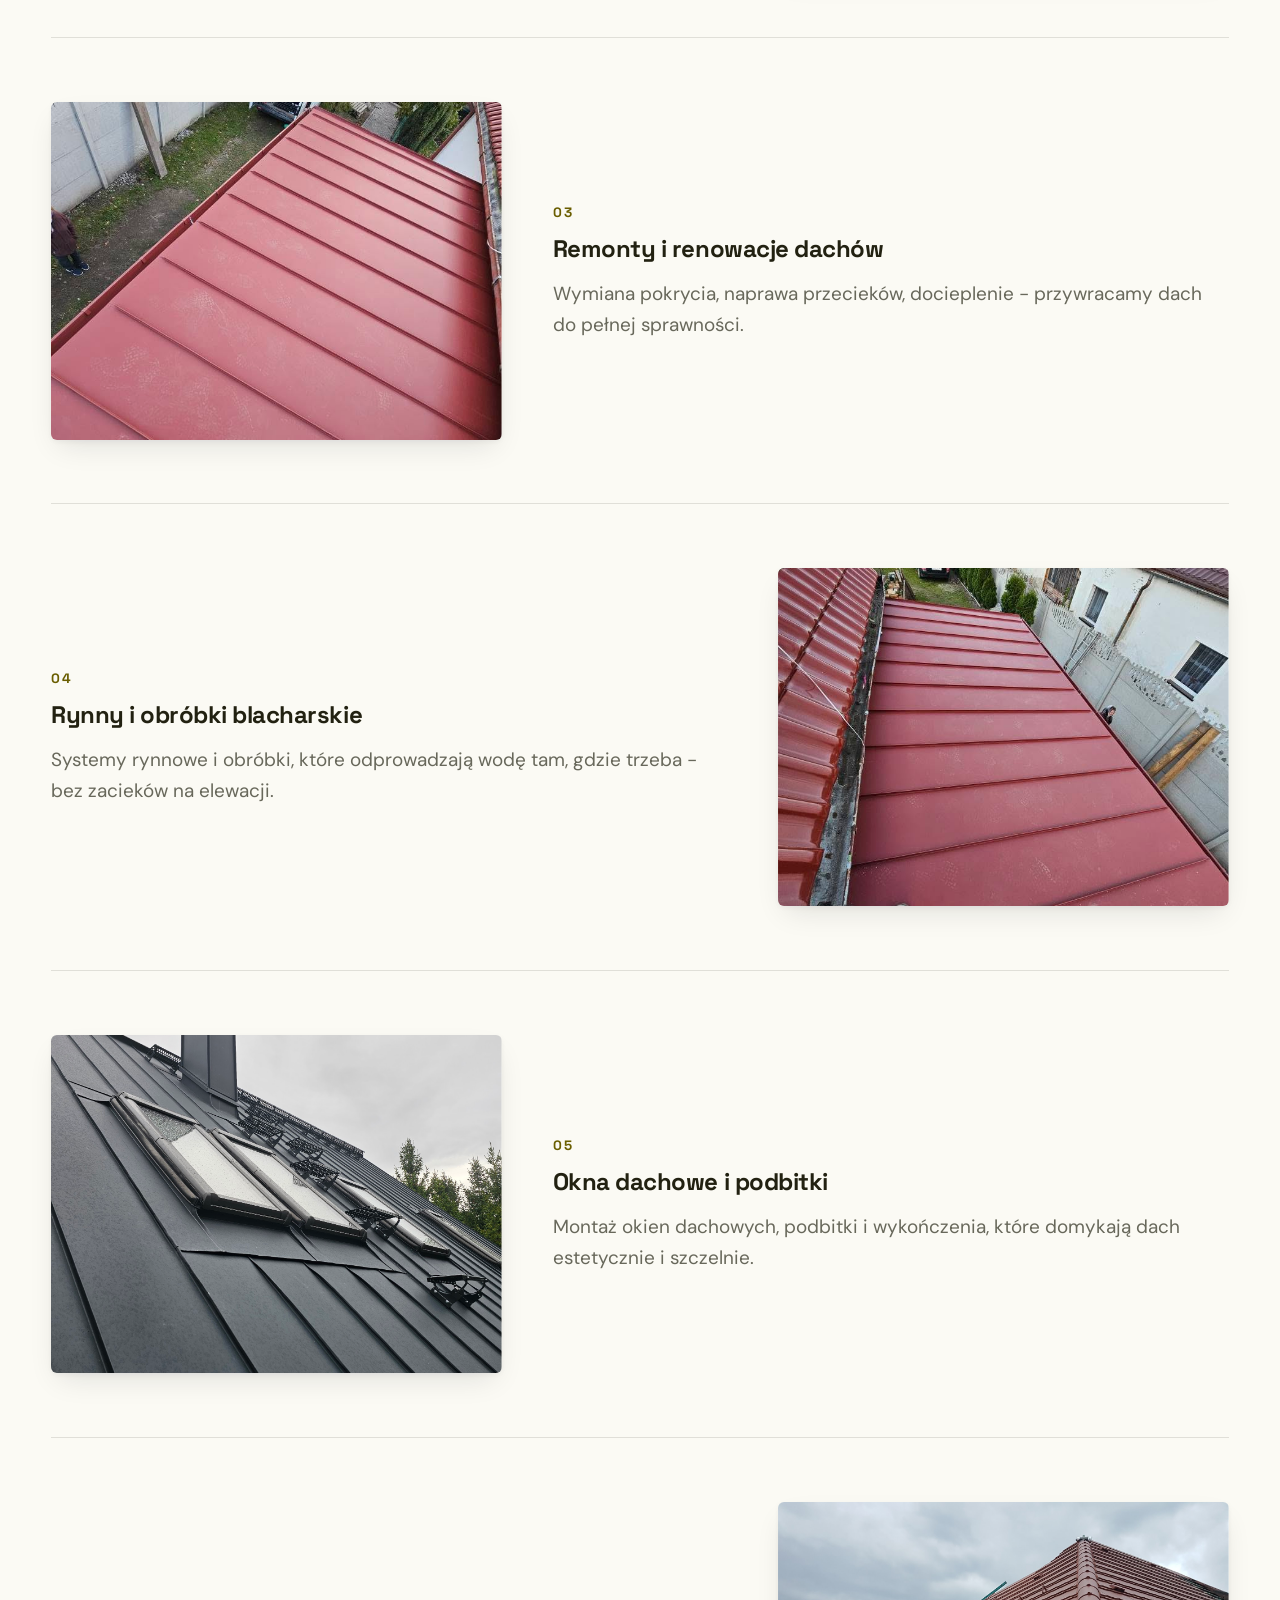
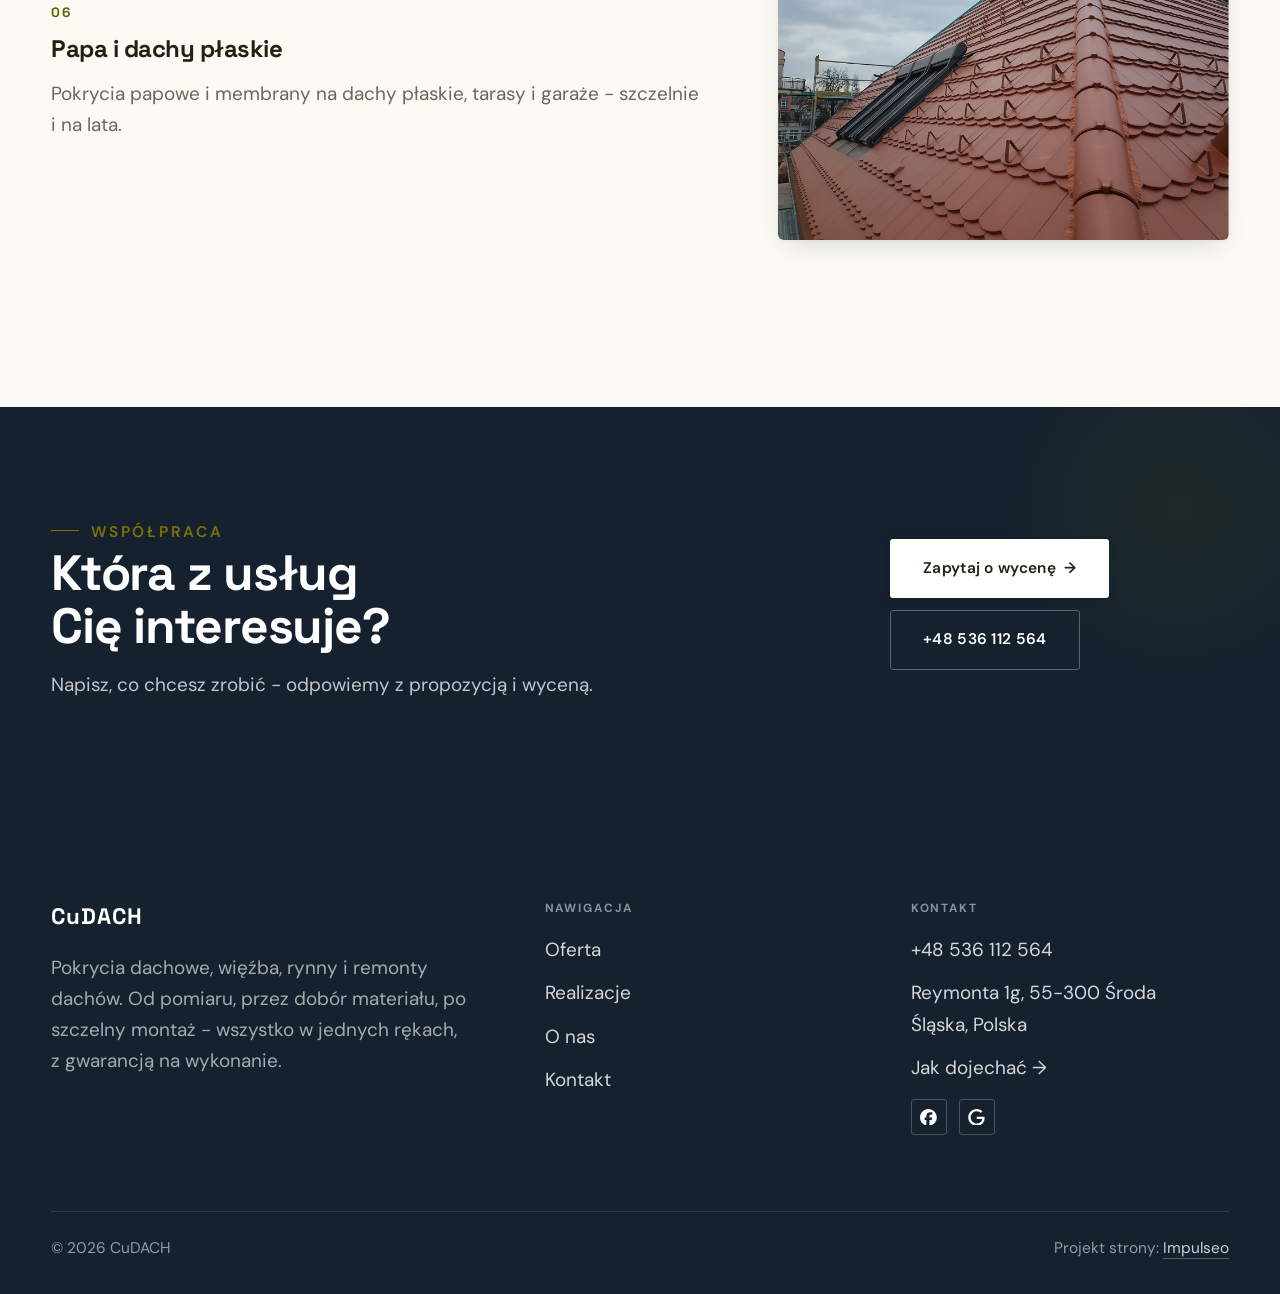
<file: oferta.html>
<!DOCTYPE html>
<html lang="pl">
<head>
<meta charset="UTF-8">
<meta name="viewport" content="width=device-width, initial-scale=1.0">
<title>Oferta - CuDACH</title>
<meta name="description" content="CuDACH - dekarstwo i pokrycia dachowe: blachodachówka, dachówka, więźba, rynny i remonty dachów. Bezpłatny pomiar i wycena. Zobacz nasze realizacje.">
<link rel="canonical" href="https://kris20032.github.io/cudach/oferta.html">
<meta name="robots" content="noindex, nofollow">
<meta property="og:type" content="website">
<meta property="og:locale" content="pl_PL">
<meta property="og:site_name" content="CuDACH">
<meta property="og:title" content="Oferta - CuDACH">
<meta property="og:description" content="CuDACH - dekarstwo i pokrycia dachowe: blachodachówka, dachówka, więźba, rynny i remonty dachów. Bezpłatny pomiar i wycena. Zobacz nasze realizacje.">
<meta property="og:url" content="https://kris20032.github.io/cudach/oferta.html">
<meta property="og:image" content="https://kris20032.github.io/cudach/img/og.jpg">
<meta property="og:image:width" content="1200">
<meta property="og:image:height" content="630">
<meta name="twitter:card" content="summary_large_image">
<link rel="preconnect" href="https://fonts.googleapis.com">
<link rel="preconnect" href="https://fonts.gstatic.com" crossorigin>
<link href="https://fonts.googleapis.com/css2?family=Space+Grotesk:wght@500;600;700&family=DM+Sans:opsz,wght@9..40,400;9..40,500;9..40,600&display=swap" rel="stylesheet">
<link rel="stylesheet" href="assets/styles.css?v=f3699172">
</head>
<body>

<header class="nav">
  <div class="wrap nav-inner">
    <a class="brand brand-has-logo" href="index.html"><img class="brand-logo" src="img/logo.png" alt="CuDACH" width="720" height="332" decoding="async"></a>
    <nav class="nav-links">
      <a href="oferta.html" class="active" aria-current="page">Oferta</a>
      <a href="realizacje.html">Realizacje</a>
      <a href="o-nas.html">O nas</a>
      <a href="kontakt.html">Kontakt</a>
      <a href="tel:+48536112564" class="btn btn-accent">Zadzwoń +48 536 112 564</a>
    </nav>
    <button class="nav-toggle" aria-label="Menu"><span></span><span></span><span></span></button>
  </div>
</header>

<main>
<section class="pagehead">
  <img src="img/g2.jpg" alt="CuDACH - Nasze usługi" width="2048" height="1153" decoding="async">
  <div class="wrap">
    <span class="eyebrow">Co robimy</span>
    <h1>Nasze usługi</h1>
    <p>Każdy dach traktujemy indywidualnie - dobieramy pokrycie, konstrukcję i obróbki tak, by służył dziesięciolecia.</p>
  </div>
</section>
<section>
  <div class="wrap">
    <div class="svc-row reveal">
      <div class="svc-row-art"><img src="img/g13.jpg" alt="Pokrycia dachowe" loading="lazy" width="1600" height="2133" decoding="async"></div>
      <div>
        <span class="num">01</span>
        <h3>Pokrycia dachowe</h3>
        <p class="muted">Blachodachówka, dachówka ceramiczna i betonowa, blacha na rąbek - dobieramy pokrycie do bryły Twojego dachu.</p>
      </div>
    </div>
    <div class="svc-row rev reveal">
      <div class="svc-row-art"><img src="img/g14.jpg" alt="Więźba dachowa" loading="lazy" width="2048" height="1152" decoding="async"></div>
      <div>
        <span class="num">02</span>
        <h3>Więźba dachowa</h3>
        <p class="muted">Konstrukcje dachowe od podstaw - solidna ciesielka pod każdy kształt i spadek dachu.</p>
      </div>
    </div>
    <div class="svc-row reveal">
      <div class="svc-row-art"><img src="img/g15.jpg" alt="Remonty i renowacje dachów" loading="lazy" width="736" height="1000" decoding="async"></div>
      <div>
        <span class="num">03</span>
        <h3>Remonty i renowacje dachów</h3>
        <p class="muted">Wymiana pokrycia, naprawa przecieków, docieplenie - przywracamy dach do pełnej sprawności.</p>
      </div>
    </div>
    <div class="svc-row rev reveal">
      <div class="svc-row-art"><img src="img/g16.jpg" alt="Rynny i obróbki blacharskie" loading="lazy" width="736" height="1000" decoding="async"></div>
      <div>
        <span class="num">04</span>
        <h3>Rynny i obróbki blacharskie</h3>
        <p class="muted">Systemy rynnowe i obróbki, które odprowadzają wodę tam, gdzie trzeba - bez zacieków na elewacji.</p>
      </div>
    </div>
    <div class="svc-row reveal">
      <div class="svc-row-art"><img src="img/about.jpg" alt="Okna dachowe i podbitki" loading="lazy" width="1600" height="2133" decoding="async"></div>
      <div>
        <span class="num">05</span>
        <h3>Okna dachowe i podbitki</h3>
        <p class="muted">Montaż okien dachowych, podbitki i wykończenia, które domykają dach estetycznie i szczelnie.</p>
      </div>
    </div>
    <div class="svc-row rev reveal">
      <div class="svc-row-art"><img src="img/g1.jpg" alt="Papa i dachy płaskie" loading="lazy" width="1600" height="1200" decoding="async"></div>
      <div>
        <span class="num">06</span>
        <h3>Papa i dachy płaskie</h3>
        <p class="muted">Pokrycia papowe i membrany na dachy płaskie, tarasy i garaże - szczelnie i na lata.</p>
      </div>
    </div>
  </div>
</section>

<section class="cta">
  <div class="wrap">
    <div class="reveal">
      <span class="eyebrow">Współpraca</span>
      <h2>Która z usług Cię interesuje?</h2>
      <p>Napisz, co chcesz zrobić - odpowiemy z propozycją i wyceną.</p>
    </div>
    <div class="cta-actions reveal">
      <a href="kontakt.html" class="btn btn-light">Zapytaj o wycenę <span class="arr">→</span></a>
      <a href="tel:+48536112564" class="btn btn-ghost btn-ghost-cta">+48 536 112 564</a>
    </div>
  </div>
</section>
</main>

<footer>
  <div class="wrap">
    <div class="foot-grid">
      <div class="foot-brand">
        <div class="name">CuDACH</div>
        <p>Pokrycia dachowe, więźba, rynny i remonty dachów. Od pomiaru, przez dobór materiału, po szczelny montaż - wszystko w jednych rękach, z gwarancją na wykonanie.</p>
      </div>
      <div class="foot-col">
        <h4>Nawigacja</h4>
        <a href="oferta.html">Oferta</a>
        <a href="realizacje.html">Realizacje</a>
        <a href="o-nas.html">O nas</a>
        <a href="kontakt.html">Kontakt</a>
      </div>
      <div class="foot-col">
        <h4>Kontakt</h4>
        <a href="tel:+48536112564">+48 536 112 564</a>
        <p>Reymonta 1g, 55-300 Środa Śląska, Polska</p>
        <a href="https://maps.google.com/?cid=6782542345103970098&g_mp=Cidnb29nbGUubWFwcy5wbGFjZXMudjEuUGxhY2VzLlNlYXJjaFRleHQQAhgEIAA" target="_blank" rel="noopener">Jak dojechać →</a>
      <div class="foot-soc">
        <a class="soc" href="https://www.facebook.com/CuDACHsrodaslaska/?locale=pl_PL" target="_blank" rel="noopener" aria-label="Facebook - CuDACH"><svg viewBox="0 0 24 24" aria-hidden="true" focusable="false"><path d="M9.101 23.691v-7.98H6.627v-3.667h2.474v-1.58c0-4.085 1.848-5.978 5.858-5.978.401 0 .955.042 1.468.103a8.68 8.68 0 0 1 1.141.195v3.325a8.623 8.623 0 0 0-.653-.036 26.805 26.805 0 0 0-.733-.009c-.707 0-1.259.096-1.675.309a1.686 1.686 0 0 0-.679.622c-.258.42-.374.995-.374 1.752v1.297h3.919l-.386 2.103-.287 1.564h-3.246v8.245C19.396 23.238 24 18.179 24 12.044c0-6.627-5.373-12-12-12s-12 5.373-12 12c0 5.628 3.874 10.35 9.101 11.647Z" fill="currentColor"/></svg></a>
        <a class="soc" href="https://maps.google.com/?cid=6782542345103970098&g_mp=Cidnb29nbGUubWFwcy5wbGFjZXMudjEuUGxhY2VzLlNlYXJjaFRleHQQAhgEIAA" target="_blank" rel="noopener" aria-label="Google - CuDACH"><svg viewBox="0 0 24 24" aria-hidden="true" focusable="false"><path d="M12.48 10.92v3.28h7.84c-.24 1.84-.853 3.187-1.787 4.133-1.147 1.147-2.933 2.4-6.053 2.4-4.827 0-8.6-3.893-8.6-8.72s3.773-8.72 8.6-8.72c2.6 0 4.507 1.027 5.907 2.347l2.307-2.307C18.747 1.44 16.133 0 12.48 0 5.867 0 .307 5.387.307 12s5.56 12 12.173 12c3.573 0 6.267-1.173 8.373-3.36 2.16-2.16 2.84-5.213 2.84-7.667 0-.76-.053-1.467-.173-2.053H12.48z" fill="currentColor"/></svg></a>
      </div>
      </div>
    </div>
    <div class="foot-bot">
      <span>© 2026 CuDACH</span>
      <span>Projekt strony: <a class="foot-credit" href="https://impulseo.pl" target="_blank" rel="noopener">Impulseo</a></span>
    </div>
  </div>
</footer>
<div class="sticky-call"><a class="sc-call" href="tel:+48536112564"><svg class="ico-tel" width="16" height="16" viewBox="0 0 24 24" fill="none" aria-hidden="true"><path d="M6.6 10.8a15.5 15.5 0 0 0 6.6 6.6l2.2-2.2a1 1 0 0 1 1-.24 11.4 11.4 0 0 0 3.6.58 1 1 0 0 1 1 1V20a1 1 0 0 1-1 1A17 17 0 0 1 3 4a1 1 0 0 1 1-1h3.5a1 1 0 0 1 1 1c0 1.25.2 2.46.58 3.6a1 1 0 0 1-.25 1l-2.23 2.2Z" fill="currentColor"/></svg> Zadzwoń</a><a class="sc-quote" href="kontakt.html">Bezpłatna wycena</a></div>
<div class="demo-wazne" data-do="2026-08-23" data-cykl="3" hidden><svg class="dw-ico" width="13" height="13" viewBox="0 0 24 24" fill="none" aria-hidden="true"><circle cx="12" cy="12" r="8.6" stroke="currentColor" stroke-width="1.8"/><path d="M12 7.2V12l3.3 2" stroke="currentColor" stroke-width="1.8" stroke-linecap="round"/></svg><span class="dw-txt"></span></div>

<script src="assets/main.js"></script>
</body>
</html>
</file>
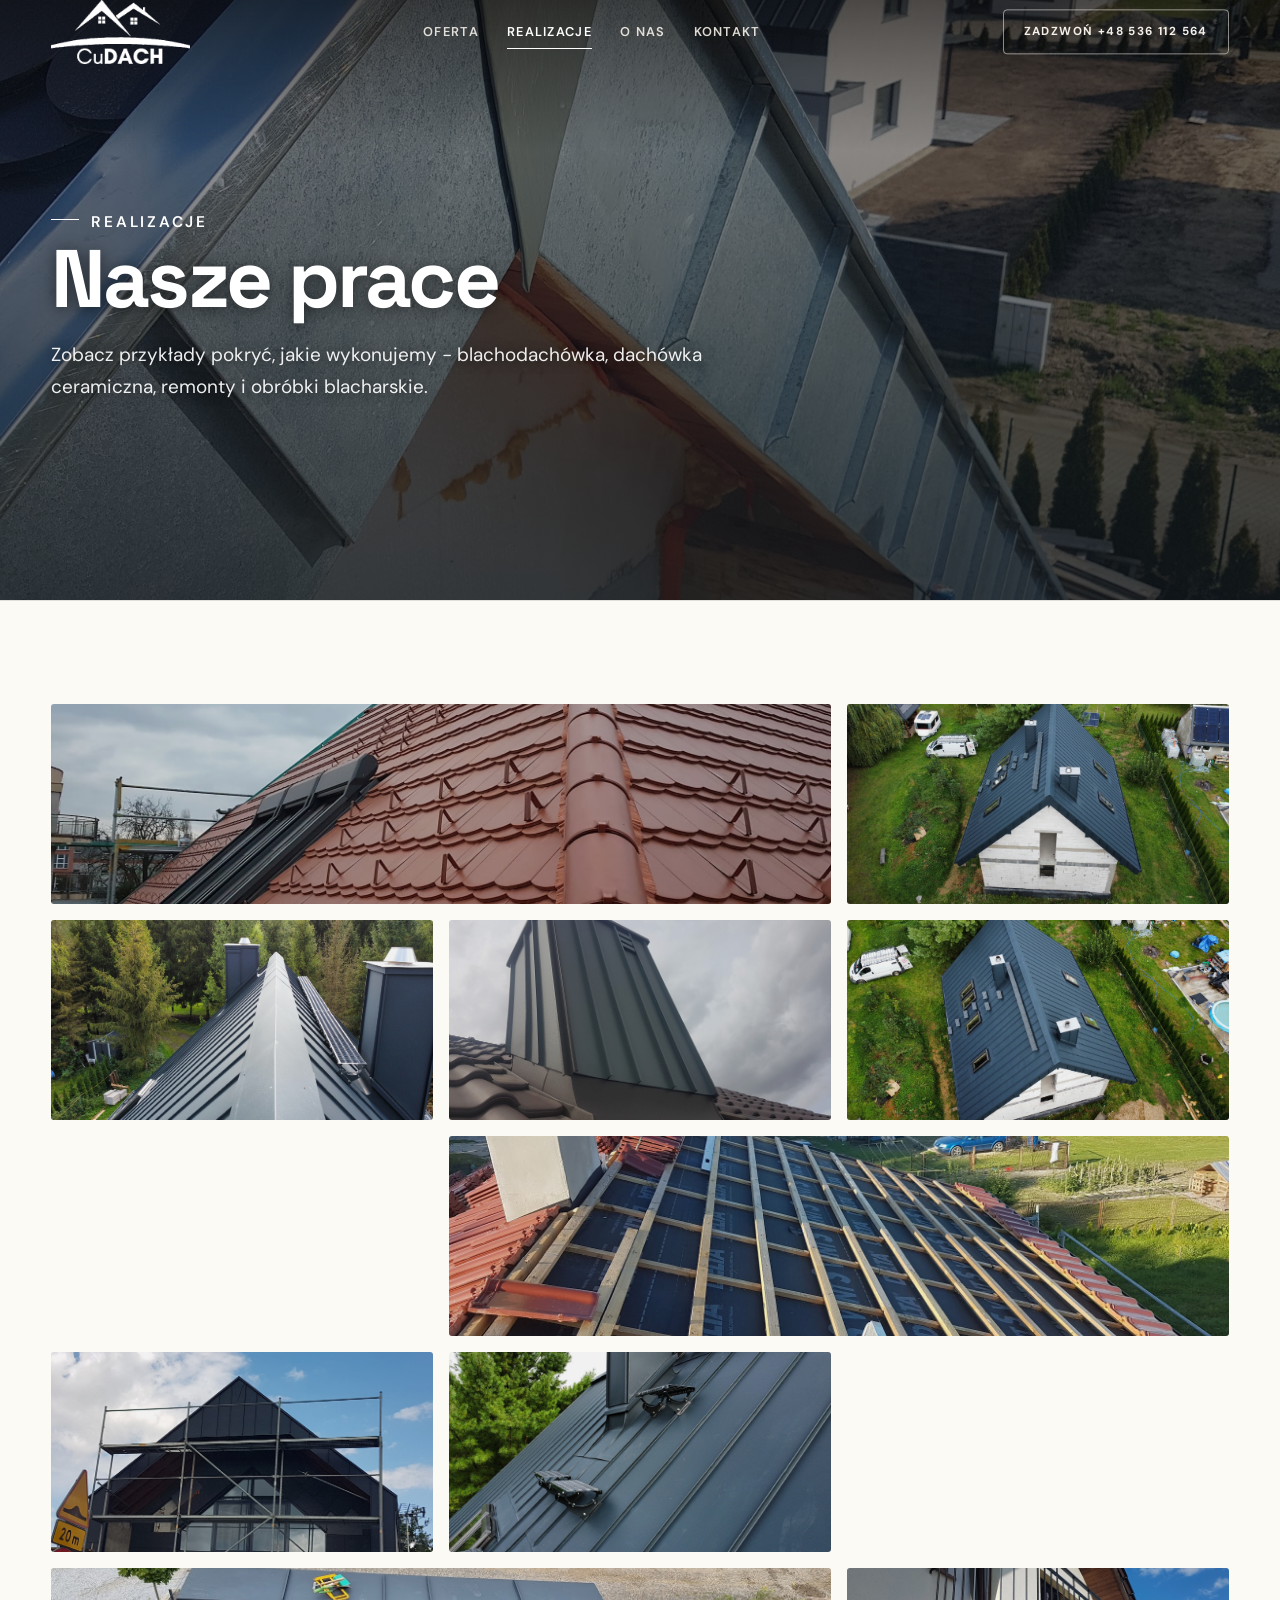
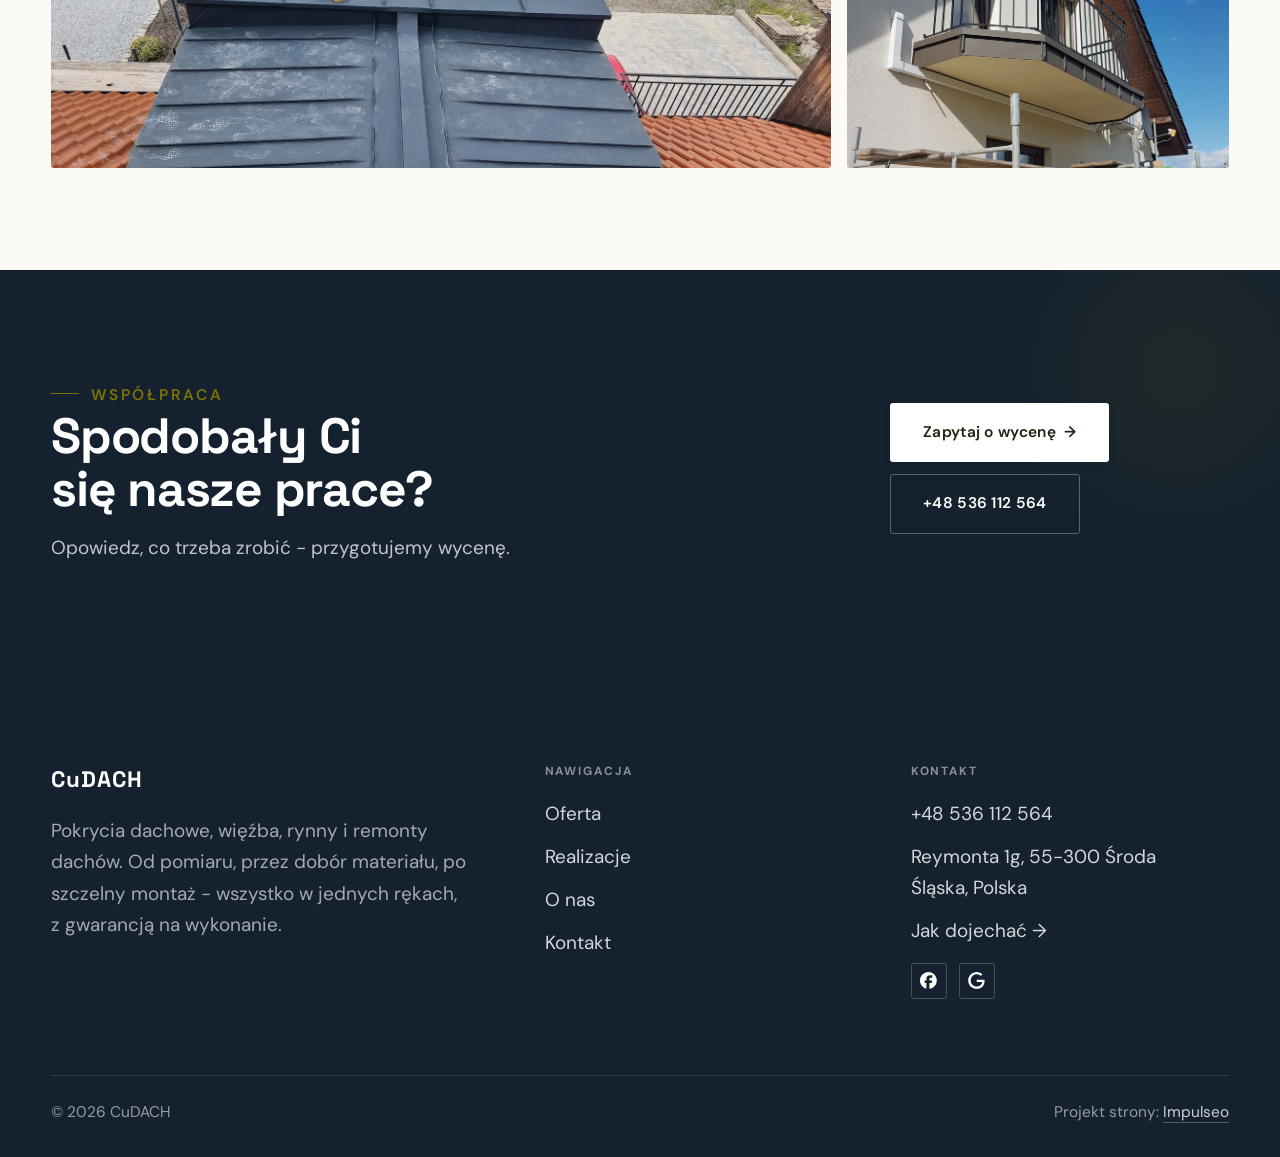
<file: realizacje.html>
<!DOCTYPE html>
<html lang="pl">
<head>
<meta charset="UTF-8">
<meta name="viewport" content="width=device-width, initial-scale=1.0">
<title>Realizacje - CuDACH</title>
<meta name="description" content="Realizacje CuDACH: Dach z blachodachówki, Dachówka ceramiczna, Więźba dachowa, Rynny i obróbki, Remont dachu">
<link rel="canonical" href="https://kris20032.github.io/cudach/realizacje.html">
<meta name="robots" content="noindex, nofollow">
<meta property="og:type" content="website">
<meta property="og:locale" content="pl_PL">
<meta property="og:site_name" content="CuDACH">
<meta property="og:title" content="Realizacje - CuDACH">
<meta property="og:description" content="Realizacje CuDACH: Dach z blachodachówki, Dachówka ceramiczna, Więźba dachowa, Rynny i obróbki, Remont dachu">
<meta property="og:url" content="https://kris20032.github.io/cudach/realizacje.html">
<meta property="og:image" content="https://kris20032.github.io/cudach/img/og.jpg">
<meta property="og:image:width" content="1200">
<meta property="og:image:height" content="630">
<meta name="twitter:card" content="summary_large_image">
<link rel="preconnect" href="https://fonts.googleapis.com">
<link rel="preconnect" href="https://fonts.gstatic.com" crossorigin>
<link href="https://fonts.googleapis.com/css2?family=Space+Grotesk:wght@500;600;700&family=DM+Sans:opsz,wght@9..40,400;9..40,500;9..40,600&display=swap" rel="stylesheet">
<link rel="stylesheet" href="assets/styles.css?v=f3699172">
</head>
<body>

<header class="nav">
  <div class="wrap nav-inner">
    <a class="brand brand-has-logo" href="index.html"><img class="brand-logo" src="img/logo.png" alt="CuDACH" width="720" height="332" decoding="async"></a>
    <nav class="nav-links">
      <a href="oferta.html">Oferta</a>
      <a href="realizacje.html" class="active" aria-current="page">Realizacje</a>
      <a href="o-nas.html">O nas</a>
      <a href="kontakt.html">Kontakt</a>
      <a href="tel:+48536112564" class="btn btn-accent">Zadzwoń +48 536 112 564</a>
    </nav>
    <button class="nav-toggle" aria-label="Menu"><span></span><span></span><span></span></button>
  </div>
</header>

<main>
<section class="pagehead">
  <img src="img/g12.jpg" alt="CuDACH - Nasze prace" width="1600" height="2133" decoding="async">
  <div class="wrap">
    <span class="eyebrow">Realizacje</span>
    <h1>Nasze prace</h1>
    <p>Zobacz przykłady pokryć, jakie wykonujemy - blachodachówka, dachówka ceramiczna, remonty i obróbki blacharskie.</p>
  </div>
</section>
<section>
  <div class="wrap">
    <div class="gallery">
      <div class="tile t-two3 reveal"><img src="img/g1.jpg" alt="CuDACH" loading="lazy" width="1600" height="1200" decoding="async"></div>
      <div class="tile t-third reveal"><img src="img/g2.jpg" alt="CuDACH" loading="lazy" width="2048" height="1153" decoding="async"></div>
      <div class="tile t-third reveal"><img src="img/g3.jpg" alt="CuDACH" loading="lazy" width="2048" height="1153" decoding="async"></div>
      <div class="tile t-third reveal"><img src="img/g4.jpg" alt="CuDACH" loading="lazy" width="1600" height="1200" decoding="async"></div>
      <div class="tile t-third reveal"><img src="img/g5.jpg" alt="CuDACH" loading="lazy" width="2048" height="1153" decoding="async"></div>
      <div class="tile t-third reveal"><img src="img/g6.jpg" alt="CuDACH" loading="lazy" width="2048" height="1153" decoding="async"></div>
      <div class="tile t-two3 reveal"><img src="img/g7.jpg" alt="CuDACH" loading="lazy" width="1600" height="900" decoding="async"></div>
      <div class="tile t-third reveal"><img src="img/g8.jpg" alt="CuDACH" loading="lazy" width="1600" height="1200" decoding="async"></div>
      <div class="tile t-third reveal"><img src="img/g9.jpg" alt="CuDACH" loading="lazy" width="2048" height="1152" decoding="async"></div>
      <div class="tile t-third reveal"><img src="img/g10.jpg" alt="CuDACH" loading="lazy" width="1600" height="720" decoding="async"></div>
      <div class="tile t-two3 reveal"><img src="img/g11.jpg" alt="CuDACH" loading="lazy" width="1600" height="720" decoding="async"></div>
      <div class="tile t-third reveal"><img src="img/g13.jpg" alt="CuDACH" loading="lazy" width="1600" height="2133" decoding="async"></div>
    </div>
  </div>
</section>
<section class="cta">
  <div class="wrap">
    <div class="reveal">
      <span class="eyebrow">Współpraca</span>
      <h2>Spodobały Ci się nasze prace?</h2>
      <p>Opowiedz, co trzeba zrobić - przygotujemy wycenę.</p>
    </div>
    <div class="cta-actions reveal">
      <a href="kontakt.html" class="btn btn-light">Zapytaj o wycenę <span class="arr">→</span></a>
      <a href="tel:+48536112564" class="btn btn-ghost btn-ghost-cta">+48 536 112 564</a>
    </div>
  </div>
</section>
</main>

<footer>
  <div class="wrap">
    <div class="foot-grid">
      <div class="foot-brand">
        <div class="name">CuDACH</div>
        <p>Pokrycia dachowe, więźba, rynny i remonty dachów. Od pomiaru, przez dobór materiału, po szczelny montaż - wszystko w jednych rękach, z gwarancją na wykonanie.</p>
      </div>
      <div class="foot-col">
        <h4>Nawigacja</h4>
        <a href="oferta.html">Oferta</a>
        <a href="realizacje.html">Realizacje</a>
        <a href="o-nas.html">O nas</a>
        <a href="kontakt.html">Kontakt</a>
      </div>
      <div class="foot-col">
        <h4>Kontakt</h4>
        <a href="tel:+48536112564">+48 536 112 564</a>
        <p>Reymonta 1g, 55-300 Środa Śląska, Polska</p>
        <a href="https://maps.google.com/?cid=6782542345103970098&g_mp=Cidnb29nbGUubWFwcy5wbGFjZXMudjEuUGxhY2VzLlNlYXJjaFRleHQQAhgEIAA" target="_blank" rel="noopener">Jak dojechać →</a>
      <div class="foot-soc">
        <a class="soc" href="https://www.facebook.com/CuDACHsrodaslaska/?locale=pl_PL" target="_blank" rel="noopener" aria-label="Facebook - CuDACH"><svg viewBox="0 0 24 24" aria-hidden="true" focusable="false"><path d="M9.101 23.691v-7.98H6.627v-3.667h2.474v-1.58c0-4.085 1.848-5.978 5.858-5.978.401 0 .955.042 1.468.103a8.68 8.68 0 0 1 1.141.195v3.325a8.623 8.623 0 0 0-.653-.036 26.805 26.805 0 0 0-.733-.009c-.707 0-1.259.096-1.675.309a1.686 1.686 0 0 0-.679.622c-.258.42-.374.995-.374 1.752v1.297h3.919l-.386 2.103-.287 1.564h-3.246v8.245C19.396 23.238 24 18.179 24 12.044c0-6.627-5.373-12-12-12s-12 5.373-12 12c0 5.628 3.874 10.35 9.101 11.647Z" fill="currentColor"/></svg></a>
        <a class="soc" href="https://maps.google.com/?cid=6782542345103970098&g_mp=Cidnb29nbGUubWFwcy5wbGFjZXMudjEuUGxhY2VzLlNlYXJjaFRleHQQAhgEIAA" target="_blank" rel="noopener" aria-label="Google - CuDACH"><svg viewBox="0 0 24 24" aria-hidden="true" focusable="false"><path d="M12.48 10.92v3.28h7.84c-.24 1.84-.853 3.187-1.787 4.133-1.147 1.147-2.933 2.4-6.053 2.4-4.827 0-8.6-3.893-8.6-8.72s3.773-8.72 8.6-8.72c2.6 0 4.507 1.027 5.907 2.347l2.307-2.307C18.747 1.44 16.133 0 12.48 0 5.867 0 .307 5.387.307 12s5.56 12 12.173 12c3.573 0 6.267-1.173 8.373-3.36 2.16-2.16 2.84-5.213 2.84-7.667 0-.76-.053-1.467-.173-2.053H12.48z" fill="currentColor"/></svg></a>
      </div>
      </div>
    </div>
    <div class="foot-bot">
      <span>© 2026 CuDACH</span>
      <span>Projekt strony: <a class="foot-credit" href="https://impulseo.pl" target="_blank" rel="noopener">Impulseo</a></span>
    </div>
  </div>
</footer>
<div class="sticky-call"><a class="sc-call" href="tel:+48536112564"><svg class="ico-tel" width="16" height="16" viewBox="0 0 24 24" fill="none" aria-hidden="true"><path d="M6.6 10.8a15.5 15.5 0 0 0 6.6 6.6l2.2-2.2a1 1 0 0 1 1-.24 11.4 11.4 0 0 0 3.6.58 1 1 0 0 1 1 1V20a1 1 0 0 1-1 1A17 17 0 0 1 3 4a1 1 0 0 1 1-1h3.5a1 1 0 0 1 1 1c0 1.25.2 2.46.58 3.6a1 1 0 0 1-.25 1l-2.23 2.2Z" fill="currentColor"/></svg> Zadzwoń</a><a class="sc-quote" href="kontakt.html">Bezpłatna wycena</a></div>
<div class="demo-wazne" data-do="2026-08-23" data-cykl="3" hidden><svg class="dw-ico" width="13" height="13" viewBox="0 0 24 24" fill="none" aria-hidden="true"><circle cx="12" cy="12" r="8.6" stroke="currentColor" stroke-width="1.8"/><path d="M12 7.2V12l3.3 2" stroke="currentColor" stroke-width="1.8" stroke-linecap="round"/></svg><span class="dw-txt"></span></div>

<script src="assets/main.js"></script>
</body>
</html>
</file>
<file: assets/styles.css>
/* ============================================================
   STOLBASZ — premium, architektoniczny B2B fit-out
   Jasna paleta, zero brązu. System wg premium-web-craft.
   Projekt strony: Impulseo (impulseo.pl)
   ============================================================ */

:root{
  /* PALETA — jasna, architektoniczna, chłodna */
  --paper:#F4F6F8;          /* główne tło */
  --paper-2:#E7EBEF;        /* sekcje alternatywne (chłodny jasny szary) */
  --paper-3:#E7EBEF;        /* delikatne wypełnienia */
  --ink:#15212E;            /* tekst główny — chłodny grafit */
  --ink-soft:#243443;       /* nagłówki drugorzędne */
  --muted:#6B7785;          /* tekst poboczny */
  --line:rgba(21,33,46,.12);/* hairline */
  --accent:#E8A317;         /* stonowany petrol-slate — jedyny akcent */
  --accent-d:#C9870C;
  --accent-soft:rgba(232,163,23,.10);
  --dark:#15212E;           /* sekcje ciemne (stopka/CTA) */

  /* HOVER ZDJĘĆ — JEDEN standard dla całego silnika (decyzja K. 04.08.2026, artefakt z wariantami).
     AKTUALNE (K.+Szymon 09.08.2026, wybór z artefaktu 6 wariantów): zoom 1.05 przy 1.4s -
     przy tak długim czasie mocniejszy kadr NIE skacze, tylko „oddycha". Poprzedni standard
     (1.02 / .55s z 04.08) odbierany jako dynamiczny i szybki.
     Spoczynek lekko przygaszony, ale TYLKO tam, gdzie jest mysz (@media hover:hover) —
     na telefonie zdjęcia zostają w pełnej jasności. */
  --img-zoom:1.05;                   /* K.+Szymon 09.08: wariant F z artefaktu porównawczego */
  --img-rest:brightness(.95) saturate(.99);
  --img-hot:brightness(1.06) saturate(1.05);
  --img-dur:1.4s;                    /* K.+Szymon 09.08 (wariant F): powoli = elegancko */
  --img-ease:cubic-bezier(.16,.84,.44,1);  /* miękki ogon, efekt „oddychania" */

  /* ODSTĘPY — skala 4/8 */
  --space-1:4px; --space-2:8px; --space-3:12px; --space-4:16px; --space-5:24px;
  --space-6:32px; --space-7:48px; --space-8:64px; --space-9:96px; --space-10:128px;

  /* TYPOGRAFIA — fluid clamp() (skala podbita 16.07.2026: większe, czytelniejsze litery — uwaga Adama) */
  --text-sm:clamp(.9rem,.87rem + .12vw,1rem);
  --text-base:clamp(1.08rem,1.04rem + .18vw,1.2rem);
  --text-lg:clamp(1.24rem,1.15rem + .34vw,1.44rem);
  --text-h3:clamp(1.34rem,1.22rem + .55vw,1.66rem);
  --text-h2:clamp(2.1rem,1.66rem + 2.1vw,3.1rem);
  --text-h1:clamp(2.9rem,2.1rem + 4vw,5.1rem);

  /* PROMIENIE — architektoniczne, raczej ostre */
  --r-sm:3px; --r-md:6px; --r-lg:10px;

  /* RUCH */
  --ease:cubic-bezier(.25,.46,.45,.94); --dur:.24s;

  /* CIENIE — miękkie, warstwowe */
  --sh-sm:0 1px 2px rgba(16,24,32,.04), 0 2px 8px rgba(16,24,32,.05);
  --sh-md:0 2px 6px rgba(16,24,32,.05), 0 12px 28px -8px rgba(16,24,32,.12);
  --sh-lg:0 6px 14px rgba(16,24,32,.07), 0 26px 56px -18px rgba(16,24,32,.22);

  --hairline:1px solid var(--line);

  --font-display:'Space Grotesk','Inter',sans-serif;
  --font-body:'DM Sans','Inter',sans-serif;
}

*{box-sizing:border-box;margin:0;padding:0}
html{scroll-behavior:smooth}
body{
  font-family:var(--font-body);
  font-size:var(--text-base);
  line-height:1.65;
  color:var(--ink);
  background:var(--paper);
  -webkit-font-smoothing:antialiased;
  text-rendering:optimizeLegibility;
}
img{max-width:100%;height:auto;display:block}  /* height:auto = width/height z atrybutów trzyma proporcje (TOP#12) */
a{color:inherit;text-decoration:none}

.wrap{width:min(92%,1180px);margin-inline:auto}
section{padding-block:clamp(52px,6.5vw,96px)}

h1,h2,h3{font-family:var(--font-display);font-weight:700;line-height:1.08;letter-spacing:-.02em;color:var(--ink)}
h1{font-size:var(--text-h1);letter-spacing:-.035em}
h2{font-size:var(--text-h2);letter-spacing:-.025em}
h3{font-size:var(--text-h3)}
/* MIARA — długość wiersza. WCAG 2.2 SC 1.4.8: max 80 znaków; Butterick: 45–90.
   68ch daje realnie 72–78 znaków polskiego tekstu, czyli z zapasem pod granicą.
   Wcześniej limit miał TYLKO <p> — <li>, <blockquote> i <dd> nie miały żadnego,
   i to jedyny powód, dla którego 23 bloki na dwóch oddanych stronach jadą po
   83–106 znaków w wierszu (pomiar 07.08.2026, bramka `miara`).
   ⚠️ Listy i definicje ograniczamy TYLKO bez klasy: `ul`/`ol` z klasą to u nas
   układ (siatki kafli, menu), a nie tekst ciągły — tam miarę wyznacza układ. */
/* 60ch, nie 68ch (K. 10.08): po zmianie fontów na węższe kroje (DM Sans i spółka)
   w 68ch mieściło się ~90 znaków - bramka pikselowa słusznie zgłaszała przekroczenie
   granicy 80. Pomiar na żywej przeglądarce: 60ch = 90 znaków, 53ch = ~78 znaków, czyli normę WCAG 1.4.8. */
:root{ --miara:53ch }
p{max-width:min(100%,var(--miara))}
blockquote,
ul:not([class])>li, ol:not([class])>li,
dl:not([class])>dd{max-width:min(100%,var(--miara))}

/* ⚠️ Świadomie BEZ wyjątku `.tile p,.card p,.svc p{max-width:none}`, choć nasuwa się sam:
   te akapity BYŁY już ograniczone (stare `p{max-width:65ch}`), więc „wyjątek" nie odblokowałby
   niczego nowego — tylko ROZLUŹNIŁ stan sprzed zmiany na wszystkich demach naraz.
   `figcaption` żadna z reguł wyżej nie dotyczy, więc też nie potrzebuje zwolnienia. */

/* ŁAMANIE. `balance` wyrównuje długości wierszy w nagłówku, `pretty` pilnuje ostatniego
   wiersza akapitu, żeby nie został w nim jeden wyraz. Obsługiwane od Chrome 117 /
   Safari 17.5; starsze przeglądarki po prostu ignorują tę własność.
   `text-wrap:pretty` nie występowało dotąd ANI RAZ w silniku ani w repo klientów. */
h1,h2,h3,.lead,.lede{text-wrap:balance}
p,li,blockquote,dd{text-wrap:pretty}

.eyebrow{
  font-family:var(--font-body);
  font-size:var(--text-sm);
  font-weight:600;
  letter-spacing:.18em;
  text-transform:uppercase;
  color:var(--accent);
  display:inline-flex;align-items:center;gap:var(--space-3);
}
/* flex:none + margin-top = kreska trzyma się PIERWSZEJ linii. Wcześniej align-items:center
   centrowało ją względem całego bloku i przy zawinięciu (długi kicker typu
   „…WNĘTRZ · LESZNO · OD 2019") druga linia lądowała z brzydkim wcięciem. */
.eyebrow{align-items:flex-start}
.eyebrow>*,.eyebrow{text-wrap:balance}   /* dlugi kicker lamal sie na sierote typu samo „2019" w drugiej linii */
.eyebrow::before{content:"";width:28px;height:1px;background:var(--accent);display:inline-block;flex:none;margin-top:.62em}

.muted{color:var(--muted)}
.lead{font-size:var(--text-lg);line-height:1.55;color:var(--ink-soft);max-width:50ch}

/* ---------- BUTTONS ---------- */
.btn{
  display:inline-flex;align-items:center;gap:var(--space-2);
  font-weight:600;font-size:var(--text-sm);letter-spacing:.02em;
  padding:var(--space-4) var(--space-6);
  border-radius:var(--r-sm);
  transition:transform var(--dur) var(--ease),box-shadow var(--dur) var(--ease),background var(--dur) var(--ease);
  cursor:pointer;border:1px solid transparent;
}
.btn-accent{background:var(--accent);color:#fff;box-shadow:var(--sh-sm)}
.btn-accent:hover{background:var(--accent-d);transform:translateY(-2px);box-shadow:var(--sh-md)}
.btn-accent:active{transform:translateY(0);box-shadow:var(--sh-sm)}
.btn-ghost{background:transparent;color:var(--ink);border-color:var(--line)}
.btn-ghost:hover{border-color:var(--accent);color:var(--accent);transform:translateY(-2px)}
.btn-light{background:#fff;color:var(--ink);box-shadow:var(--sh-sm)}
.btn-light:hover{transform:translateY(-2px);box-shadow:var(--sh-md)}
.btn .arr{transition:transform var(--dur) var(--ease)}
.btn:hover .arr{transform:translateX(4px)}

/* ---------- NAV ---------- */
.nav{
  position:sticky;top:0;z-index:50;
  background:color-mix(in srgb,var(--paper) 88%,transparent);
  backdrop-filter:saturate(140%) blur(10px);
  border-bottom:var(--hairline);
}
.nav-inner{display:flex;align-items:center;justify-content:space-between;gap:var(--space-5);height:72px}
/* ANTY-NACHODZENIE (K. 05.08.2026): długa nazwa firmy + przycisk z pełnym numerem nie mieściły się w pasku
   i flex ściskał linki PONIŻEJ ich treści - "Kontakt" wchodził na ramkę "Zadzwoń +48 ...". Teraz ustępuje
   nazwa marki (skrót wielokropkiem), a menu i przycisk nigdy się nie kurczą ani nie zachodzą na siebie. */
.brand{display:flex;flex-direction:column;line-height:1;min-width:0;flex:0 1 auto}
.brand .name{font-family:var(--font-display);font-weight:800;font-size:1.35rem;letter-spacing:.04em;white-space:nowrap;overflow:hidden;text-overflow:ellipsis}
.brand .sub{font-size:.62rem;letter-spacing:.34em;text-transform:uppercase;color:var(--muted);margin-top:5px;white-space:nowrap;overflow:hidden;text-overflow:ellipsis}
.nav-links{display:flex;align-items:center;gap:var(--space-6);flex:0 0 auto}
.nav-links a{font-size:var(--text-sm);font-weight:500;color:var(--ink-soft);position:relative;padding-block:4px;white-space:nowrap;transition:color var(--dur) var(--ease)}
.nav-links a::after{content:"";position:absolute;left:0;bottom:0;width:0;height:1.5px;background:var(--accent);transition:width var(--dur) var(--ease)}
.nav-links a:hover,.nav-links a.active{color:var(--ink)}
.nav-links a:hover::after,.nav-links a.active::after{width:100%}
.nav-links .btn{padding:var(--space-2) var(--space-5)}
/* przyciski w nav: właściwy kolor (przebij .nav-links a) + bez podkreślenia */
.nav-links a.btn-accent{color:#fff}
.nav-links a.btn-ghost,.nav-links a.btn-light{color:var(--ink)}
/* CTA w pasku: NIE podkreślenie spod linków menu, ale ten sam przelatujący błysk,
   co na wszystkich innych przyciskach (zgłoszenie K. 13.08.2026 - „na hero jest efekt
   światła przechodzącego przez przycisk, na navbarze go nie ma, a mają być identyczne").
   Reguła `.nav-links a::after` jest silniejsza od `.btn::after`, więc trzeba jej
   geometrię wyzerować i wpisać połysk z nazwy - samo `display:none` gasiło efekt. */
.nav-links a.btn::after{
  display:block;content:"";position:absolute;inset:0;z-index:-1;pointer-events:none;
  inset:0;width:auto;height:auto;border-radius:inherit;   /* kasuje geometrię podkreślenia (width:0;height:1.5px) */
  background:linear-gradient(100deg,transparent 32%,rgba(255,255,255,.20) 50%,transparent 68%);
  translate:-120% 0}
@media (prefers-reduced-motion:no-preference){
  .nav-links a.btn:hover::after{translate:120% 0;transition:translate .75s var(--mt-ease,cubic-bezier(.16,.84,.44,1))}
}
.nav-toggle{display:none;background:none;border:none;cursor:pointer;flex-direction:column;gap:5px;padding:8px}
.nav-toggle span{width:24px;height:2px;background:var(--ink);transition:var(--dur)}
/* Ciasny zakres MIĘDZY menu mobilnym a pełnym pulpitem: zbijamy odstępy i nazwę marki,
   żeby wszystko zmieściło się naturalnie, zanim w ogóle dojdzie do skracania wielokropkiem. */
@media(max-width:1280px) and (min-width:921px){
  .nav-links{gap:var(--space-4)}
  .nav-links .btn{padding:var(--space-2) var(--space-4)}
  .brand .name{font-size:1.15rem}
}

/* ---------- HERO (split) ---------- */
.hero{position:relative;overflow:hidden;border-bottom:var(--hairline)}
.hero-grid{display:grid;grid-template-columns:1.05fr .95fr;gap:clamp(24px,4vw,60px);align-items:center;
  padding-block:clamp(36px,4.5vw,64px)}
.hero-copy .eyebrow{margin-bottom:var(--space-5)}
.hero-copy h1{margin-bottom:var(--space-5)}
.hero-copy .lead{margin-bottom:var(--space-7)}
.hero-actions{display:flex;flex-wrap:wrap;gap:var(--space-4)}
.hero-art{position:relative;aspect-ratio:4/3;border-radius:var(--r-lg);overflow:hidden;box-shadow:var(--sh-lg)}
.hero-art img{width:100%;height:100%;object-fit:cover}
.hero-art::after{content:"";position:absolute;inset:0;background:linear-gradient(180deg,transparent 55%,rgba(18,24,28,.28))}
.hero-badge{position:absolute;left:var(--space-5);bottom:var(--space-5);z-index:2;
  background:rgba(252,252,251,.94);backdrop-filter:blur(4px);
  border-radius:var(--r-md);padding:var(--space-4) var(--space-5);box-shadow:var(--sh-md);max-width:78%}
.hero-badge strong{display:block;font-family:var(--font-display);font-size:1rem;letter-spacing:-.01em}
.hero-badge span{font-size:var(--text-sm);color:var(--muted)}

/* ---------- HERO duży / kinowy (strona główna) ---------- */
.hero-cine{position:relative;min-height:clamp(560px,82vh,840px);min-height:clamp(560px,82svh,840px);display:flex;align-items:center;overflow:hidden;border-bottom:var(--hairline)}
.hero-cine>img{position:absolute;inset:0;width:100%;height:100%;object-fit:cover;z-index:0}
.hero-cine::after{content:"";position:absolute;inset:0;z-index:1;
  background:linear-gradient(95deg,rgba(13,18,23,.86) 0%,rgba(13,18,23,.64) 32%,rgba(13,18,23,.24) 62%,rgba(13,18,23,.04) 100%)}
.hero-cine .wrap{position:relative;z-index:2;padding-block:var(--space-8)}
.hero-cine .hero-copy{max-width:660px}
.hero-cine .eyebrow{color:#fff;margin-bottom:var(--space-5)}
.hero-cine .eyebrow::before{background:#fff}
.hero-cine h1{color:#fff;margin-bottom:var(--space-5);font-size:clamp(2.9rem,2rem + 4.4vw,5.2rem);text-wrap:balance}
.hero-cine .lead{color:rgba(255,255,255,.92);max-width:48ch;margin-bottom:var(--space-7)}
.hero-cine .hero-actions{display:flex;flex-wrap:wrap;gap:var(--space-4)}
/* NISKIE OKNO (laptop z dokiem i paskami przeglądarki ma ~700-780 px wysokości widoku):
   H1 do 5.2rem + długi lead nie mieściły się i przyciski wypadały POD krawędź ekranu -
   klient widział stronę bez ani jednego CTA. Skalujemy w dół, zamiast przycinać treść. */
@media(min-width:821px) and (max-height:820px){
  .hero-cine{min-height:clamp(520px,94svh,780px)}
  .hero-cine .wrap{padding-block:var(--space-6)}
  .hero-cine h1{font-size:clamp(2.2rem,1.5rem + 2.6vw,3.6rem);margin-bottom:var(--space-4)}
  .hero-cine .eyebrow{margin-bottom:var(--space-4)}
  .hero-cine .lead{margin-bottom:var(--space-5);max-width:44ch}
}
@media(max-width:680px){
  .hero-cine{min-height:clamp(520px,76vh,640px);min-height:clamp(520px,76svh,640px);align-items:flex-end}
  .hero-cine::after{background:linear-gradient(0deg,rgba(13,18,23,.9) 6%,rgba(13,18,23,.45) 55%,rgba(13,18,23,.25) 100%)}
  .hero-cine .wrap{padding-bottom:var(--space-9)}
  /* TELEFON (~90% oglądających): lead potrafił zająć 8 linii i zepchnąć CTA poza pierwszy ekran.
     Zwężamy interlinię i skalę - treści nie ucinamy, bo to ona sprzedaje. */
  .hero-cine .lead{font-size:.98rem;line-height:1.5;margin-bottom:var(--space-5)}
  .hero-cine .eyebrow{font-size:.72rem;letter-spacing:.13em;margin-bottom:var(--space-4)}
  .hero-cine .eyebrow::before{width:20px}
  .hero-cine h1{margin-bottom:var(--space-4)}
}

/* full-bleed hero variant (podstrony) */
.pagehead{position:relative;min-height:46vh;min-height:46svh;display:flex;align-items:flex-end;overflow:hidden;border-bottom:var(--hairline)}
.pagehead img{position:absolute;inset:0;width:100%;height:100%;object-fit:cover}
/* 10.08.2026 (decyzja K.): mocniejsze przyciemnienie + cień pod tekstem. Bramka mierzyła na
   nagłówkach podstron 3,38-3,43:1 przy wymaganych 4,5 — jasne zdjęcie (hala, śnieg, niebo)
   podchodziło pod biały tekst. Zdjęcia klientów są różne, więc kontrast musi dawać WARSTWA,
   a nie szczęśliwy dobór kadru. */
.pagehead::after{content:"";position:absolute;inset:0;background:linear-gradient(180deg,rgba(18,24,28,.40),rgba(18,24,28,.76))}
.pagehead .wrap{position:relative;z-index:2;padding-block:var(--space-9);color:#fff}
.pagehead h1{color:#fff;max-width:18ch;text-shadow:0 2px 16px rgba(0,0,0,.55)}
.pagehead .eyebrow{color:#fff}
.pagehead .eyebrow::before{background:#fff}
.pagehead p{color:rgba(255,255,255,.92);margin-top:var(--space-4);max-width:54ch;text-shadow:0 1px 12px rgba(0,0,0,.5)}

/* ---------- STRIP (pasek skrótów / liczby) ---------- */
.strip{background:var(--dark);color:#fff}
/* PASEK HASEŁ — standard 04.08.2026 (decyzja K.): 5 haseł w JEDNYM rzędzie, tekst WYŚRODKOWANY,
   węższe marginesy boczne niż reszta strony (pasek ma iść szerzej), równe wysokości kolumn. */
.strip .wrap{width:min(96%,1440px);display:grid;grid-template-columns:repeat(5,1fr);
  gap:var(--space-5);padding-block:var(--space-7);align-items:stretch}
.strip .item .k{font-family:var(--font-display);font-size:clamp(1.05rem,.82rem + .85vw,1.55rem);
  font-weight:800;letter-spacing:-.02em;color:#fff;line-height:1.18;text-wrap:balance}
.strip .item .v{font-size:var(--text-sm);color:rgba(255,255,255,.66);margin-top:var(--space-2);line-height:1.4}
.strip .item{border-left:2px solid var(--accent);padding-inline:var(--space-4);
  text-align:center;display:flex;flex-direction:column;justify-content:center}
/* liczba kolumn = liczba haseł, żeby ostatnie nie zostawało samo w drugim rzędzie.
   Klasę n-N nadaje multipage.py; domyślnie (bez klasy) pasek jest 5-kolumnowy. */
.strip.n-2 .wrap{grid-template-columns:repeat(2,1fr)}
.strip.n-3 .wrap{grid-template-columns:repeat(3,1fr)}
.strip.n-4 .wrap{grid-template-columns:repeat(4,1fr);gap:var(--space-6)}
.strip.n-4 .item .k{font-size:clamp(1.3rem,1rem + 1.1vw,2rem)}
.strip.n-6 .wrap{grid-template-columns:repeat(6,1fr);gap:var(--space-4)}
.strip.n-6 .item .k{font-size:clamp(.98rem,.8rem + .7vw,1.35rem)}
/* równe łamanie: zamiast "długa linia + jedno słowo" obie linie zbliżonej długości */
.strip .item .k{text-wrap:balance}

/* ---------- SECTION HEAD ---------- */
.head{max-width:48rem;margin-bottom:var(--space-8)}
.head.center{margin-inline:auto;text-align:center}
.head .eyebrow{margin-bottom:var(--space-4)}
.head h2{margin-bottom:var(--space-4)}
.head p{color:var(--muted);font-size:var(--text-lg);line-height:1.55}
.head.center p{margin-inline:auto}

/* ---------- INTRO SPLIT ---------- */
.split{display:grid;grid-template-columns:.92fr 1.08fr;gap:clamp(28px,5vw,80px);align-items:center}
.split.rev{grid-template-columns:1.08fr .92fr}
.split.rev .split-art{order:-1}
.split-art{position:relative;aspect-ratio:5/4;border-radius:var(--r-lg);overflow:hidden;box-shadow:var(--sh-lg)}
.split-art img{width:100%;height:100%;object-fit:cover}
.split-copy h2{margin-bottom:var(--space-5)}
.split-copy p+p{margin-top:var(--space-4)}
.split-copy .btn{margin-top:var(--space-6)}

/* ---------- SERVICES (zakres) ---------- */
.svc-grid{display:grid;grid-template-columns:repeat(auto-fit,minmax(280px,1fr));gap:var(--space-5)}
.svc{background:#fff;border:var(--hairline);border-radius:var(--r-md);padding:var(--space-7) var(--space-6);
  transition:transform var(--dur) var(--ease),box-shadow var(--dur) var(--ease),border-color var(--dur) var(--ease);
  position:relative;overflow:hidden}
.svc::before{content:"";position:absolute;left:0;top:0;width:3px;height:0;background:var(--accent);transition:height var(--dur) var(--ease)}
.svc:hover{transform:translateY(-4px);box-shadow:var(--sh-md);border-color:transparent}
.svc:hover::before{height:100%}
.svc .ic{font-family:var(--font-display);font-size:.8rem;font-weight:700;letter-spacing:.12em;color:var(--accent);margin-bottom:var(--space-4)}
.svc h3{margin-bottom:var(--space-3);font-size:1.22rem}
.svc p{color:var(--muted);font-size:var(--text-base);line-height:1.6}

/* big detailed service rows */
.svc-row{display:grid;grid-template-columns:.8fr 1.2fr;gap:clamp(20px,4vw,60px);align-items:center;padding-block:var(--space-8)}
.svc-row+.svc-row{border-top:var(--hairline)}
.svc-row.rev{grid-template-columns:1.2fr .8fr}
/* Naprzemienny układ wierszy oferty: co drugi wiersz ma zdjęcie po PRAWEJ.
   Było `order:-1` — martwy kod, bo zdjęcie i tak jest pierwszym dzieckiem w HTML,
   więc wszystkie wiersze wyglądały identycznie (zdjęcie zawsze z lewej), a `rev`
   zmieniało tylko szerokość kolumn. Znalezione 29.07.2026 przy różnicowaniu kierunków
   animacji (pomiar pozycji: art.mid 390/502 przy row.mid 756 — zawsze lewa strona). */
.svc-row.rev .svc-row-art{order:2}
.svc-row-art{aspect-ratio:4/3;border-radius:var(--r-md);overflow:hidden;box-shadow:var(--sh-md)}
.svc-row-art img{width:100%;height:100%;object-fit:cover}
.svc-row h3{font-size:1.5rem;margin-bottom:var(--space-4)}
.svc-row .num{font-family:var(--font-display);font-size:.85rem;font-weight:700;letter-spacing:.14em;color:var(--accent);display:block;margin-bottom:var(--space-3)}
.svc-row ul{list-style:none;margin-top:var(--space-4);display:flex;flex-direction:column;gap:var(--space-2)}
.svc-row li{position:relative;padding-left:var(--space-5);color:var(--muted);font-size:var(--text-base)}
.svc-row li::before{content:"";position:absolute;left:0;top:.62em;width:8px;height:1px;background:var(--accent)}

/* ---------- GALLERY (realizacje) ---------- */
.gallery{display:grid;grid-template-columns:repeat(12,1fr);gap:var(--space-4);grid-auto-rows:200px}
/* GALERIA MASONRY — pionowe zdjęcia (portrety beauty/wellness) bez przycinania: kolumny, height auto */
.gallery-masonry{column-count:3;column-gap:var(--space-4)}
@media(max-width:900px){.gallery-masonry{column-count:2}}
@media(max-width:560px){.gallery-masonry{column-count:1}}
.gallery-masonry .m-tile{break-inside:avoid;margin:0 0 var(--space-4);padding:0;position:relative;overflow:hidden;border-radius:var(--r-md);border:1px solid var(--line)}
.gallery-masonry .m-tile img{width:100%;height:auto;display:block}
.gallery-masonry .m-tile .cap{position:absolute;left:0;right:0;bottom:0;padding:var(--space-4);color:#fff;background:linear-gradient(0deg,rgba(0,0,0,.55),transparent);font-size:var(--text-sm)}
.gallery-masonry .m-tile .cap small{display:block;font-weight:400;opacity:.78;letter-spacing:.04em;text-transform:uppercase;font-size:.66rem;margin-top:3px}
.tile{position:relative;overflow:hidden;border-radius:var(--r-md);box-shadow:var(--sh-sm);
  transition:transform var(--dur) var(--ease),box-shadow var(--dur) var(--ease)}
.tile img{width:100%;height:100%;object-fit:cover;
  transition:transform var(--img-dur) var(--img-ease),filter var(--img-dur) var(--img-ease)}
.tile:hover{box-shadow:var(--sh-md)}
.tile .cap{position:absolute;left:0;right:0;bottom:0;padding:var(--space-5) var(--space-4) var(--space-4);
  /* mocniejszy spad + cien pod tekstem: na JASNYCH zdjeciach klienta (biale fronty, sciany)
     slaby gradient dawal kontrast ~1.5:1 zamiast wymaganych 3.6:1 (bramka wygladu, 10.08.2026) */
  background:linear-gradient(transparent 28%,rgba(18,24,28,.58) 62%,rgba(18,24,28,.93));color:#fff;
  text-shadow:0 1px 3px rgba(0,0,0,.6);
  font-size:var(--text-sm);font-weight:600;letter-spacing:.01em;
  opacity:0;transform:translateY(8px);transition:var(--dur) var(--ease)}
.tile:hover .cap{opacity:1;transform:translateY(0)}
.tile .cap small{display:block;font-weight:400;opacity:.78;letter-spacing:.04em;text-transform:uppercase;font-size:.66rem;margin-top:3px}
/* bento spans */
.t-wide{grid-column:span 6}
.t-tall{grid-column:span 6;grid-row:span 2}
.t-std{grid-column:span 6}
.t-third{grid-column:span 4}
.t-two3{grid-column:span 8}

/* ---------- TRUST / WIARYGODNOŚĆ ---------- */
.trust{background:var(--paper-2)}
.trust-grid{display:grid;grid-template-columns:repeat(auto-fit,minmax(240px,1fr));gap:var(--space-5);margin-top:var(--space-7)}
.trust-card{background:#fff;border-radius:var(--r-md);padding:var(--space-7) var(--space-6);box-shadow:var(--sh-sm);border-top:3px solid var(--accent)}
.trust-card .big{font-family:var(--font-display);font-size:clamp(1.8rem,1.3rem + 1.6vw,2.6rem);font-weight:800;letter-spacing:-.02em;color:var(--ink);line-height:1}
.trust-card h3{font-size:1.12rem;margin:var(--space-3) 0 var(--space-2)}
.trust-card p{color:var(--muted);font-size:var(--text-base);line-height:1.55}

/* ---------- CTA band ---------- */
.cta{background:var(--dark);color:#fff;position:relative;overflow:hidden}
/* telefon w CTA: na ciemnym tle biały (domyślnie), rodziny z JASNYM tłem CTA
   nadpisują to u siebie - wcześniej kolor siedział w stylu inline i wygrywał z rodziną. */
.cta .btn-ghost-cta{color:#fff;border-color:rgba(255,255,255,.3)}
.cta .wrap{display:grid;grid-template-columns:1.4fr .6fr;gap:var(--space-7);align-items:center;position:relative;z-index:2}
.cta h2{color:#fff;max-width:20ch}
.cta p{color:rgba(255,255,255,.74);margin-top:var(--space-4)}
.cta-actions{display:flex;flex-direction:column;gap:var(--space-3);align-items:flex-start}
.cta::before{content:"";position:absolute;right:-80px;top:-80px;width:360px;height:360px;border-radius:50%;
  background:radial-gradient(circle,var(--accent-soft),transparent 70%)}

/* ---------- CONTACT ---------- */
.contact-grid{display:grid;grid-template-columns:.85fr 1.15fr;gap:clamp(28px,4vw,56px);align-items:start}
.info-list{display:flex;flex-direction:column;gap:var(--space-2)}
.info-row{display:flex;gap:var(--space-4);align-items:flex-start;padding-block:var(--space-4);border-bottom:var(--hairline)}
.info-row .ic{flex:none;width:42px;height:42px;display:grid;place-items:center;border-radius:50%;
  background:var(--accent-soft);color:var(--accent);font-size:1.05rem}
.info-row .lbl{font-size:.72rem;letter-spacing:.14em;text-transform:uppercase;color:var(--muted)}
.info-row .val{font-weight:600;font-size:var(--text-base);margin-top:2px}
.info-row a.val:hover{color:var(--accent)}
.map{border:none;border-radius:var(--r-lg);box-shadow:var(--sh-md);width:100%;height:100%;min-height:380px;filter:grayscale(.2) contrast(1.02)}
.form{background:#fff;border:var(--hairline);border-radius:var(--r-lg);padding:clamp(24px,3vw,40px);box-shadow:var(--sh-sm)}
.form .fld{margin-bottom:var(--space-5)}
.form label{display:block;font-size:var(--text-sm);font-weight:600;margin-bottom:var(--space-2)}
.form input,.form textarea{width:100%;font-family:inherit;font-size:var(--text-base);color:var(--ink);
  padding:var(--space-4);border:var(--hairline);border-radius:var(--r-sm);background:var(--paper);transition:border-color var(--dur)}
.form input:focus,.form textarea:focus{outline:none;border-color:var(--accent);background:#fff}
.form textarea{resize:vertical;min-height:120px}
.form .note{font-size:var(--text-sm);color:var(--muted);margin-top:var(--space-3)}

/* ---------- FOOTER ---------- */
footer{background:var(--dark);color:#fff;padding-block:var(--space-9) var(--space-6)}
.foot-grid{display:grid;grid-template-columns:1.4fr 1fr 1fr;gap:var(--space-7);margin-bottom:var(--space-8)}
.foot-brand .name{font-family:var(--font-display);font-weight:800;font-size:1.4rem;letter-spacing:.04em}
.foot-brand p{color:rgba(255,255,255,.62);margin-top:var(--space-4);font-size:var(--text-base);max-width:38ch}
.foot-col h4{font-size:.74rem;letter-spacing:.16em;text-transform:uppercase;color:rgba(255,255,255,.5);margin-bottom:var(--space-4)}
.foot-col a,.foot-col p{display:block;color:rgba(255,255,255,.82);font-size:var(--text-base);margin-bottom:var(--space-3)}
.foot-col a:hover{color:#fff}
.foot-bot{border-top:1px solid rgba(255,255,255,.12);padding-top:var(--space-5);display:flex;justify-content:space-between;flex-wrap:wrap;gap:var(--space-3);
  font-size:var(--text-sm);color:rgba(255,255,255,.55)}
.foot-bot a:hover{color:#fff}
/* Podpis w stopce = klikalny link do impulseo.pl (31.07.2026). Ma być WIDOCZNIE klikalny,
   ale nie krzyczeć - stąd sam kolor jaśniejszy + delikatne podkreślenie na najeździe. */
.foot-bot a.foot-credit{color:rgba(255,255,255,.78);text-decoration:none;border-bottom:1px solid rgba(255,255,255,.28)}
.foot-bot a.foot-credit:hover{color:#fff;border-bottom-color:#fff}

/* ---------- REVEAL ---------- */
.reveal{opacity:0;transform:translateY(22px);transition:opacity .6s var(--ease),transform .6s var(--ease)}
.reveal.in{opacity:1;transform:none}

/* ---------- RESPONSIVE ---------- */
@media(max-width:920px){
  .hero-grid,.split,.split.rev,.svc-row,.svc-row.rev,.cta .wrap,.contact-grid,.foot-grid{grid-template-columns:1fr}
  .split.rev .split-art,.svc-row.rev .svc-row-art{order:0}
  .hero-art{aspect-ratio:16/10;max-height:420px}
  .strip .wrap,.strip.n-2 .wrap,.strip.n-3 .wrap,.strip.n-4 .wrap,.strip.n-6 .wrap{grid-template-columns:repeat(2,1fr);gap:var(--space-6)}
  .strip .item .k,.strip.n-6 .item .k{font-size:clamp(1.3rem,1.1rem + 1vw,2rem)}
  .gallery{grid-auto-rows:180px}
  .t-wide,.t-tall,.t-std,.t-third,.t-two3{grid-column:span 6}
  .t-tall{grid-row:span 1}
  .cta-actions{flex-direction:row;flex-wrap:wrap}
  .foot-grid{gap:var(--space-6)}
}
@media(max-width:680px){
  .nav-links{position:fixed;inset:72px 0 auto 0;background:var(--paper);flex-direction:column;align-items:stretch;
    gap:0;padding:var(--space-4) 6%;border-bottom:var(--hairline);box-shadow:var(--sh-md);
    transform:translateY(-120%);transition:transform var(--dur) var(--ease)}
  .nav-links.open{transform:translateY(0)}
  .nav-links a{padding-block:var(--space-4);border-bottom:var(--hairline)}
  .nav-links .btn{margin-top:var(--space-3);justify-content:center}
  .nav-toggle{display:flex}
  .strip .wrap,.strip.n-2 .wrap,.strip.n-3 .wrap,.strip.n-4 .wrap,.strip.n-6 .wrap{grid-template-columns:1fr}
  .gallery{grid-template-columns:repeat(6,1fr)}
  .foot-grid{grid-template-columns:1fr}
}
@media(prefers-reduced-motion:reduce){
  /* audyt 09.08 TOP#14: samo skrócenie duration przy animacji INFINITE = stroboskop
     (pętla .01ms miga ekranem); iteration-count:1 gasi pętlę naprawdę. Pseudoelementy
     też - tła hero (gastro/studio) animują ::before/img, blanket na * ich nie łapał. */
  *,*::before,*::after{animation-duration:.01ms!important;animation-iteration-count:1!important;animation-delay:0s!important;transition:none!important}
  .reveal{opacity:1!important;transform:none!important}
  html{scroll-behavior:auto}
}

/* ============================================================
   PREMIUM LAYER — destylat deep-researchu branż (anty-AI, spokój).
   Zmienne STOLBASZ (--accent/--ink/--paper/--line/--dark). Ruch ledwo
   zauważalny, krzywa cubic-bezier(.16,.84,.44,1); prefers-reduced-motion
   pokryte blanketem wyżej. Karty hairline zamiast cieni = #1 sygnał „nie-AI".
   ============================================================ */

/* więcej oddechu między sekcjami (liderzy: 110-130px) */
section{padding-block:clamp(64px,8vw,128px)}

/* 1) Aksamitny reveal — dłuższa, miękka krzywa zamiast „skoku" */
.reveal{transition:opacity .9s cubic-bezier(.16,.84,.44,1),transform .9s cubic-bezier(.16,.84,.44,1);will-change:opacity,transform}
/* stagger TYLKO w galerii (tam pozycja = porządek dzieci) */
.gallery .reveal:nth-child(2){transition-delay:.07s}
.gallery .reveal:nth-child(3){transition-delay:.14s}
.gallery .reveal:nth-child(4){transition-delay:.21s}
.gallery .reveal:nth-child(5){transition-delay:.28s}
.gallery .reveal:nth-child(6){transition-delay:.35s}

/* 2) Hero STATYCZNY na .hero-cine — Ken Burns CAŁKIEM WYŁĄCZONY 26.06 (3. zgłoszenie Szymona).
   GENEZA: animowanie scale na <img> hero z teksturami (cegły/framugi) re-samplinguje obraz
   klatka po klatce → na części ekranów drobne drganie/shimmer = „heroshot się trzęsie".
   translateY usunięto wcześniej, scale-only + will-change/GPU NIE wystarczyły do GWARANCJI gładkości.
   Krzysztof zażądał pewności („make sure, że błąd się nie pojawi") > efekt. Zero animacji = 0% drgania.
   Delikatny zoom zostaje TYLKO w pełnoekranowych hero gastro/studio (hg-bg/hs-bg — tło, inny
   mechanizm, chwalone, nigdy nie zgłaszane). NIE wracać do KB na .hero-cine bez realnego testu
   na sprzęcie klienta — to ryzyko regresji „trzęsienia”. */
/* BEZPIECZNY "wow" na hero = jednorazowy FADE-IN (opacity), nie zoom.
   opacity nie dotyka bitmapy → gładkie na KAŻDYM zdjęciu/ekranie/GPU, zero ryzyka migotania.
   Geometryczny ruch (scale/translate) na .hero-cine jest ZAKAZANY (bramka pilnuje). */
@keyframes heroFade{from{opacity:0}to{opacity:1}}
.hero-cine>img{transform:none;animation:heroFade 1.1s ease-out both}

/* 3) Akcentowy hairline pod nagłówkiem sekcji, który „rysuje się" przy wejściu */
.head h2{position:relative;padding-bottom:18px}
.head h2::after{content:"";position:absolute;left:0;bottom:0;height:1px;width:0;background:var(--accent);transition:width 1s cubic-bezier(.16,.84,.44,1) .15s}
.head.center h2::after{left:50%;transform:translateX(-50%)}
.head.reveal.in h2::after,.head.center.reveal.in h2::after{width:54px}

/* 4) Karty HAIRLINE zamiast cieni/zaokrągleń (najmocniejszy anty-AI detal) */
.svc{background:transparent;border:1px solid var(--line);border-radius:var(--r-sm);box-shadow:none}
.svc:hover{box-shadow:none;border-color:var(--accent);transform:translateY(-3px)}
.trust-card{background:transparent;box-shadow:none;border:1px solid var(--line);border-top:2px solid var(--accent);border-radius:var(--r-sm)}
.tile{box-shadow:none;border-radius:var(--r-sm)}
.tile:hover{box-shadow:none}

/* 5) Sticky-nav kondensuje się po przewinięciu (sygnał dopracowania) */
.nav{transition:box-shadow .4s ease,background .4s ease}
.nav.is-stuck{box-shadow:0 1px 0 var(--line),0 14px 30px -24px rgba(0,0,0,.45)}
.nav-inner{transition:height .35s var(--ease)}
.nav.is-stuck .nav-inner{height:60px}

/* 6) MANIFESTO — pełnoekranowy cytat-bohater (zastępuje generyczne „Dlaczego my") */
.manifesto{background:var(--paper-2);text-align:center}
.manifesto .wrap{max-width:60rem}
.manifesto p{font-family:var(--font-display);font-style:italic;font-size:clamp(1.6rem,1rem + 2.4vw,2.8rem);line-height:1.32;color:var(--ink-soft);margin-inline:auto;max-width:26ch;position:relative;padding-top:var(--space-8)}
.manifesto p::before{content:"";position:absolute;top:0;left:50%;transform:translateX(-50%);width:54px;height:1px;background:var(--accent)}
.manifesto p span{color:var(--accent);font-style:italic}

/* 7) GATEWAYS — 3 duże bramy-zdjęcia (zamiast paska menu usług) */
.gateways{display:grid;grid-template-columns:repeat(3,1fr);gap:var(--space-4)}
.gateway{position:relative;aspect-ratio:3/4;overflow:hidden;border-radius:var(--r-sm);display:block}
.gateway img{width:100%;height:100%;object-fit:cover;
  transition:transform var(--img-dur) var(--img-ease),filter var(--img-dur) var(--img-ease)}
.gateway::after{content:"";position:absolute;inset:0;background:linear-gradient(180deg,transparent 38%,rgba(18,24,28,.74))}
/* ===== HOVER ZDJĘĆ — jedno miejsce dla WSZYSTKICH kafli ze zdjęciem (K. 04.08.2026) ===== */
@media(hover:hover){
  .tile img,.gateway img,.m-tile img{filter:var(--img-rest)}
  .tile:hover img,
  .gateway:hover img,
  .m-tile:hover img{transform:scale(var(--img-zoom));filter:var(--img-hot)}
}
.m-tile img{transition:transform var(--img-dur) var(--img-ease),filter var(--img-dur) var(--img-ease)}
.gateway .g-ttl{position:absolute;left:0;right:0;bottom:0;z-index:2;padding:var(--space-6) var(--space-5);color:#fff;font-family:var(--font-display);font-size:1.45rem;letter-spacing:-.01em;line-height:1.15}
.gateway .g-ttl small{display:block;font-family:var(--font-body);font-size:var(--text-sm);font-weight:400;opacity:.82;letter-spacing:.03em;margin-top:5px}
@media(max-width:760px){.gateways{grid-template-columns:1fr}.gateway{aspect-ratio:16/10}}

/* 8) LOGO klienta w nagłówku (gdy podane --logo) */
/* 52px domyślnie (feedback Bartka 06.07.2026: 40px ginęło, uwaga padła 3x; ~56px sprawdzone na żywym demie anna-borowiec-makeup) */
.brand-logo{height:64px;width:auto;max-width:300px;object-fit:contain;display:block}
.nav.is-stuck .brand-logo{height:52px}
@media(max-width:680px){.brand-logo{height:46px;max-width:210px}}


/* === RWD: nagłówki na wąskich ekranach (dodane 17.07.2026 razem z fixem clamp) ===
   Po przywróceniu działania clamp() dolna granica --text-h1 (2.9rem) rozpychała
   dokument przy długich polskich słowach na telefonach. Tu ją zjeżdżamy. */
@media (max-width:560px){
  :root{
    --text-h1:clamp(1.9rem, 1.15rem + 4.4vw, 2.7rem);
    --text-h2:clamp(1.5rem, 1rem + 3vw, 2.1rem);
  }
  .hero-cine h1{font-size:clamp(1.9rem, 1.15rem + 4.4vw, 2.7rem)}
  h1,h2{overflow-wrap:break-word}
}

/* GODZINY (godziny_grid z briefu) — dzień po lewej, godziny po prawej. Wcześniej BRAK stylu
   powodował sklejenie "Poniedziałek-Piątek8:00-20:00" (dodane 2026-07-21). Neutralne dla dem bez grafiku. */
.godz{display:flex;flex-direction:column;gap:2px;max-width:440px;margin-top:8px}
.godz-row{display:flex;justify-content:space-between;align-items:baseline;gap:24px;padding:10px 0;border-bottom:1px solid var(--line)}
.godz-row:last-child{border-bottom:0}
.godz-row b{font-weight:600;color:var(--ink)}
.godz-row span{color:var(--muted);white-space:nowrap}

/* === FAQ (lekcja 08.08.2026) ===
   Sekcja faq_klinika() trafia NIE tylko do rodziny „klinika" (multipage.py: także układ FACHOWCY),
   a style leżały wyłącznie w families/klinika.css — u hydraulika/dekarza FAQ renderowało się jako
   goła lista <details> z domyślnym trójkącikiem przeglądarki (wpadka: demo Instalatorstwo Gała).
   Dlatego baza. Rodzina może to nadpisać na wierzchu. */
.faq-list{max-width:48rem;margin:var(--space-8) auto 0;display:flex;flex-direction:column;gap:var(--space-3)}
.faq-item{border:1px solid var(--line);border-radius:var(--r-md);background:var(--paper);padding:var(--space-4) var(--space-5)}
.faq-item summary{font-family:var(--font-display);font-weight:600;color:var(--ink);cursor:pointer;list-style:none;display:flex;justify-content:space-between;gap:1rem}
.faq-item summary::-webkit-details-marker{display:none}
.faq-item summary::after{content:"+";color:var(--accent-d);font-weight:700;font-size:1.2rem;line-height:1}
.faq-item[open] summary::after{content:"-"}
.faq-item p{color:var(--ink-soft);font-size:var(--text-base);line-height:1.6;margin:var(--space-3) 0 0}

/* === LICZBA OPINII PRZY SEKCJI OPINII (08.08.2026, wzorzec irismeble.pl, decyzja K.) ===
   Trzy cytaty bez kontekstu czyta się jak „firma ma trzy opinie". Ta linijka mówi wprost,
   ile ich jest naprawdę - dane i tak przychodzą z reconu i szły dotąd wyłącznie do hero.
   Baza, nie rodzina: sekcja opinii renderuje się we WSZYSTKICH układach, a style opinii
   leżą per rodzina - bez tego u części rodzin linijka byłaby gołym tekstem (ta sama pułapka
   co z FAQ wyżej). Rodzina może nadpisać na wierzchu. */
.op-meta{
  text-align:center;margin:calc(var(--space-3) * -1) 0 var(--space-6);
  color:var(--muted);font-size:var(--text-base);letter-spacing:.01em;
}
.op-meta .ico-star{color:var(--accent-d);margin-right:2px}

/* --- licznik ważności DEMA (pomysł K. 09.08) - tylko wersje pokazowe --- */
.demo-wazne{position:fixed;top:calc(var(--nav-h, 64px) + 14px);right:14px;z-index:95;
  display:inline-flex;align-items:center;gap:.45em;
  background:rgba(21,25,28,.82);color:#fff;font-size:.72rem;font-weight:600;letter-spacing:.01em;
  padding:.42em .8em .42em .62em;border-radius:999px;backdrop-filter:saturate(140%) blur(8px);
  border:1px solid rgba(255,255,255,.14);box-shadow:0 10px 24px -14px rgba(0,0,0,.6);
  pointer-events:none;
  /* NIE pokazuje się przy wejściu (K. 09.08) - wjeżdża dopiero po zejściu z hero */
  opacity:0;transform:translateY(-10px);
  transition:opacity .7s var(--ease),transform .7s var(--ease)}
.demo-wazne.is-on{opacity:1;transform:none}
.demo-wazne .dw-ico{flex:none;opacity:.85}
.demo-wazne b{font-weight:700;font-variant-numeric:tabular-nums;color:#FFD9A3}
.demo-wazne .dw-zeg{font-variant-numeric:tabular-nums;font-feature-settings:"tnum";
  opacity:.72;margin-left:.15em;letter-spacing:.01em}
.demo-wazne.is-pilne{background:rgba(150,32,28,.9);border-color:rgba(255,255,255,.2)}
.demo-wazne .dw-pilne{color:#FFE0DE}
@media(max-width:820px){.demo-wazne{top:auto;bottom:70px;right:10px}}

/* --- pasek mini-opinii pod hero (audyt 09.08 TOP#27) - tylko przy realnych recenzjach --- */
.opinie-mini{padding-block:0;border-bottom:var(--hairline)}
.opinie-mini .om-row{display:grid;grid-template-columns:repeat(3,1fr);gap:var(--space-6);padding-block:var(--space-5)}
.opinie-mini .om-item blockquote{font-size:var(--text-sm);color:var(--ink-soft);line-height:1.5;margin:0}
.opinie-mini .om-autor{display:block;margin-top:var(--space-2);font-size:.78rem;font-weight:600;color:var(--muted);letter-spacing:.04em}
@media(max-width:820px){.opinie-mini .om-row{grid-template-columns:1fr;gap:var(--space-4)}
  .opinie-mini .om-item:nth-child(n+3){display:none}}

/* --- AKCENT-TEKST (audyt 09.08 TOP#11/12, decyzja K.) ---------------------------
   Kolor firmowy jest jasny, dopóki nie musi być literą. --accent zostaje żywy
   (kreski, przyciski, pasek haseł); litera akcentowa na JASNYM tle bierze
   --accent-text (dokleja palette_auto; domyślnie accent-d). Tylko color -
   border/background/pseudo zostają żywe. Ciemna sekcja CTA = wyjątek. */
:root{--accent-text:var(--accent-d)}
.eyebrow, .svc .ic, .svc-row .num, .info-row .ic, .info-row a.val:hover,
.manifesto p span, .faq-item summary::after, .op-meta .ico-star, .op-star,
.fu-cta, .obszar-list li:hover, .btn-ghost:hover, .nav.nav-solid .brand .sub,
.proces-os .pc-cur, .os-on .proces-os .proces-line > li.os-done .pno { color:var(--accent-text) }
.cta .eyebrow { color:var(--accent) }

/* --- dostępność (audyt 09.08 TOP#23, podzbiór bezpieczny) --- */
html{scroll-padding-top:84px}                       /* kotwice nie chowają się pod sticky-nav */
:focus-visible{outline:2px solid var(--accent-text);outline-offset:2px}  /* widoczny fokus tylko z klawiatury */
main{display:block}

/* --- kafelek „Zobacz opinie w Google" (K. 09.08) - znak marki zamiast gołego linku --- */
.op-meta{text-align:center;max-width:none;margin-inline:auto}
.op-google{display:inline-flex;align-items:center;gap:.6em;
  padding:.62em 1.15em;border:1px solid var(--line);border-radius:999px;
  background:var(--paper);color:var(--ink);font-size:var(--text-sm);font-weight:600;
  transition:border-color var(--dur) var(--ease),box-shadow var(--dur) var(--ease),transform var(--dur) var(--ease)}
.op-google .op-g-ico{flex:none}                        /* oficjalny 4-kolorowy znak Google */
.op-google .arr{transition:transform var(--dur) var(--ease)}
.op-google:hover{border-color:var(--accent);box-shadow:var(--sh-sm);transform:translateY(-1px)}
.op-google:hover .arr{transform:translateX(3px)}

/* ============================================================
   HOVER KART I KAFLI - JEDEN STANDARD DLA WSZYSTKICH RODZIN (K. 10.08:
   „każde demo ma wyglądać tak premium"). Wcześniej premium-hover miała tylko
   rodzina fachowców (.fu-row), reszta rodzin renderowała karty bez reakcji.
   Zasada ta sama: reakcja NATYCHMIAST (0s), gaśnięcie łagodne; ledwie widoczne
   tło, kreska akcentu z lewej, strzałka rusza. Zero cieni-poduszek.
   ⛔ Świadomie POMIJAMY kafle ze zdjęciem (.tile/.gateway/.m-tile) - tam działa
   już zoom 1.05/1.4s i dokładanie ramek by go zabiło.
   ============================================================ */
.card, .svc, .gateway-txt, .menu-cat, .prod-card, .pak-card, .faq-item, .obj-tile{
  position:relative;transition:background .22s ease-out,border-color .22s ease-out}
.card::before, .menu-cat::before, .prod-card::before, .pak-card::before{
  content:"";position:absolute;left:0;top:0;bottom:0;width:3px;background:var(--accent);
  transform:scaleY(0);transform-origin:top;transition:transform .09s ease-out;border-radius:2px}
@media(hover:hover){
  .card:hover, .svc:hover, .menu-cat:hover, .prod-card:hover, .pak-card:hover{
    background:color-mix(in srgb,var(--accent) 9%,transparent);
    border-color:color-mix(in srgb,var(--accent) 45%,var(--line));
    transition-duration:0s}
  .card:hover::before, .menu-cat:hover::before,
  .prod-card:hover::before, .pak-card:hover::before{transform:scaleY(1)}
  .card:hover .arr, .svc:hover .arr, .menu-cat:hover .arr{transform:translateX(.3rem)}
}
.card .arr, .svc .arr, .menu-cat .arr{display:inline-block;transition:transform .1s ease-out}

/* ============================================================
   PLAKIETKA OPINII GOOGLE (K. 13.08.2026, wzór od Marcelego)
   Jedna forma we WSZYSTKICH układach hero (hg/hk/hs/ha/hd/tb/kt) zamiast
   gołego tekstu „★ Ocena 4,4 w Google · 7 opinii". Cudza ocena to najmocniejszy
   dowód zaufania na stronie - ma wyglądać jak odznaka, nie jak podpis.
   Tło i obwódka liczone z KOLORU TEKSTU, więc ta sama plakietka działa na
   ciemnym zdjęciu (biały napis → jasna mgiełka) i na jasnej sekcji (ciemny
   napis → delikatny szary). Zero osobnych wariantów do utrzymania.
   ============================================================ */
.g-badge{
  display:inline-flex;align-items:center;gap:.62em;
  padding:.52em 1em;border-radius:999px;
  background:color-mix(in srgb,currentColor 8%,transparent);
  border:1px solid color-mix(in srgb,currentColor 20%,transparent);
  -webkit-backdrop-filter:blur(6px);backdrop-filter:blur(6px);
  font-size:.98rem;line-height:1;font-weight:500;letter-spacing:.01em;
  white-space:nowrap;vertical-align:middle;max-width:100%}
.g-badge .gb-ico,.g-badge .gb-stars{flex:none}
.g-badge .gb-ocena{font-weight:700;font-size:1.08em;letter-spacing:.01em}
.g-badge .gb-txt{opacity:.92}
@media(max-width:560px){
  .g-badge{gap:.45em;padding:.45em .8em;font-size:.86rem}
  .g-badge .gb-stars{width:62px;height:12.4px}
  .g-badge .gb-ico{width:16px;height:16px}
}

/* === rodzina: fachowcy === */
/* ============================================================
   RODZINA: FACHOWCY (hydraulik/elektryk/remont/brukarstwo/ogrodzenia)
   Doklejane NA WIERZCH base.css. Dziedziczy paletę/fonty skórki (trade/elektryk).
   Filozofia: telefon-bohater + zaufanie + „bezpłatna wycena". Spokój, nie krzyk.
   (count-up i podwójny iframe mapy świadomie pominięte - krytyka blueprintu.)
   ============================================================ */

/* --- PROCES - oś „jak pracujemy" (podpis rodziny, czego nie ma w meblach) --- */
.proces{background:var(--paper-2)}
.proces-line{list-style:none;display:grid;grid-template-columns:repeat(4,1fr);gap:var(--space-5);position:relative;margin:0;padding:0}
.proces-line li{position:relative;padding-top:var(--space-7)}
.proces-line li::before{content:"";position:absolute;top:14px;left:0;right:0;height:1px;background:var(--line)}
.proces-line li:last-child::before{right:50%}
.proces-line li:first-child::before{left:50%}
.proces-line li::after{content:"";position:absolute;top:9px;left:calc(50% - 6px);width:11px;height:11px;border-radius:50%;background:var(--accent);box-shadow:0 0 0 4px var(--paper-2)}
.proces-line .pno{font-family:var(--font-display);font-weight:800;font-size:1.5rem;color:var(--accent);letter-spacing:-.02em;display:block;margin-bottom:var(--space-3);text-align:center}
.proces-line h3{font-size:1.1rem;margin-bottom:var(--space-2);text-align:center}
.proces-line p{color:var(--muted);font-size:var(--text-sm);line-height:1.5;text-align:center;max-width:26ch;margin-inline:auto}
@media(max-width:820px){
  .proces-line{grid-template-columns:1fr;gap:0}
  .proces-line li{padding:var(--space-5) 0 var(--space-5) var(--space-7)}
  .proces-line li::before{left:5px;right:auto;top:0;bottom:0;width:1px;height:auto}
  .proces-line li:first-child::before,.proces-line li:last-child::before{left:5px;right:auto}
  .proces-line li::after{top:var(--space-6);left:0}
  .proces-line .pno,.proces-line h3,.proces-line p{text-align:left;margin-inline:0}
}

/* --- OBSZAR DZIAŁANIA - lokalność (chipy z REALNEGO miasta, bez drugiego iframe) --- */
.obszar .head{text-align:center;margin-inline:auto}
.obszar .head .eyebrow{justify-content:center}
.obszar-list{list-style:none;display:flex;flex-wrap:wrap;justify-content:center;gap:var(--space-3);margin:0;padding:0;max-width:60rem;margin-inline:auto}
.obszar-list li{border:1px solid var(--line);border-radius:999px;padding:var(--space-2) var(--space-5);
  font-size:var(--text-sm);font-weight:600;color:var(--ink-soft);transition:border-color .24s var(--ease),color .24s var(--ease)}
.obszar-list li:hover{border-color:var(--accent);color:var(--accent)}
.obszar-list li.is-home{background:var(--accent);border-color:var(--accent);color:#fff}

/* --- STICKY-CALL - dolny pasek mobile (najważniejszy konwerter tej rodziny) --- */
.sticky-call{display:none}
@media(max-width:820px){
  .sticky-call{display:grid;grid-template-columns:1fr 1fr;gap:1px;position:fixed;left:0;right:0;bottom:0;z-index:90;
    background:var(--line);box-shadow:0 -6px 20px -10px rgba(0,0,0,.4);padding-bottom:env(safe-area-inset-bottom,0px);transition:transform .25s ease,opacity .25s ease}
  .sticky-call.schowany{transform:translateY(110%);opacity:0;pointer-events:none}
  .sticky-call a{padding:15px 8px;text-align:center;font-weight:700;font-size:.95rem;letter-spacing:.01em}
  .sc-call{background:var(--accent);color:#fff}
  .sc-quote{background:var(--paper);color:var(--ink)}
  body{padding-bottom:calc(64px + env(safe-area-inset-bottom,0px))}
}

/* --- Blok „Awaria? Dzwoń” (opcjonalny, hydraulik/elektryk) --- */
.awaria{background:var(--dark);color:#fff}
.awaria .wrap{display:flex;flex-wrap:wrap;align-items:center;justify-content:space-between;gap:var(--space-5);padding-block:var(--space-7)}
.awaria h3{color:#fff;font-size:clamp(1.3rem,1rem + 1.2vw,1.8rem)}
.awaria p{color:rgba(255,255,255,.72);margin-top:var(--space-2)}
.awaria .btn-accent{white-space:nowrap}

/* === CERTYFIKATY / CZYM PRACUJEMY (gated: renderuje sie tylko gdy brief poda certy/marki/gwarancja) - mocny lever dla dekarzy === */
.auto-marki .marki-list{display:flex;flex-wrap:wrap;justify-content:center;gap:clamp(.8rem,2.5vw,1.6rem);list-style:none;margin:var(--space-7) 0 0;padding:0}
.auto-marki .marki-list li{font-family:var(--font-display);text-transform:uppercase;letter-spacing:.12em;font-weight:600;
  font-size:clamp(.82rem,1.5vw,1rem);color:var(--ink-soft);padding:.5rem 1rem;border:1px solid var(--line);border-radius:var(--r-sm)}
.marki-gwar{text-align:center;color:var(--muted);font-size:var(--text-sm);margin-top:var(--space-6)}

/* ============================================================
   FAZA 3 - OSOBNY UKŁAD FACHOWCY (research wf_e4ed63db + krytyka z policzonym WCAG). Doklejane na wierzch.
   Tożsamość: ZAUFANIE + DUŻY TELEFON + DOWÓD. Dwublok hero (zdjęcie | lity panel), bezpośrednio, solidnie.
   ============================================================ */

/* --- P0 KONTRAST: bursztyn jako TEKST na jasnym = 2.0 FAIL (policzone). Naprawy (bursztyn->ciemny tekst / ink). --- */
.btn-accent{color:#14171c}                                  /* bursztyn + ciemny tekst = 8.28 PASS */
.sticky-call .sc-call{color:#14171c}                        /* sticky bursztyn + ciemny tekst */
.obszar-list li.is-home{background:var(--ink);border-color:var(--ink);color:#fff}  /* było bursztyn+biel 2.17 -> ink+biel 16.29 */
.proces-line .pno{color:var(--ink-soft)}                    /* numery procesu: było bursztyn 2.0 -> ink-soft (czytelne); kropka osi zostaje bursztyn (grafika) */

/* --- Ikona telefonu (uzywana w hero hf-phone-num; nav styluje silnik NAV NOBU) --- */
.ico-tel{vertical-align:-2px;margin-right:.3em}

/* === HERO FACHOWCY — WARIANT A „PEŁNY EKRAN" (wybór K. 27.07.2026; zastąpił dwublok 46%/54%).
   Powód zmiany: stary dwublok nie dobijał do końca ekranu (zostawał pusty pas nad promise-bar),
   zdjęcie było ucięte w wąski pasek, a dowód (ocena/gwarancja) siedział dopiero niżej w trust-bar.
   Teraz: zdjęcie na pełny ekran + gradient od lewej (tekst czytelny NIE przez wycięty panel,
   tylko przez policzony overlay), gigant-telefon, dowód w pierwszym ekranie.
   Zdjęcie zostaje PIERWSZYM dzieckiem sekcji (blur-guard + mobilny fallback). STATYCZNE, bez Ken Burns.
   Poprzednia wersja: fachowcy.css.bak-20260727-201952-przed-heroA === */
.hero-fach{position:relative;isolation:isolate;display:flex;align-items:center;
  min-height:clamp(560px,92vh,900px);min-height:clamp(560px,92svh,900px)}
.hf-photo{position:absolute;inset:0;width:100%;height:100%;object-fit:cover;display:block;
  background:var(--dark);z-index:-2}                          /* EAGER, bez animacji (zero janku) */
/* Gradient trzyma ciemno DO ~62% szerokości, bo dotąd sięga najdłuższa linia tekstu (.hf-inner 46rem).
   Wcześniejsza wersja jaśniała już od 34% i końcówki linii lądowały na jasnym tle. */
/* 08.08.2026 (lekcja 2026-08-08-010, K.: „czemu hero jest takie ciemne?"): zasłona rozjaśniona.
   Poprzednio 0.95→0.26 przykrywało CAŁY kadr i zdjęcie było ledwo widoczne — a lekcja 2026-08-06-004
   mówi wprost: „nigdy pełne przyciemnienie zdjęcia, zabija kadr". Teraz ciemno tylko POD TEKSTEM
   (lewa część, gdzie stoi .hf-inner), prawa strona prawie odsłonięta. Czytelność napisów dokłada
   text-shadow niżej — cień zamiast koca na całym zdjęciu. */
.hero-fach::after{content:"";position:absolute;inset:0;z-index:-1;
  background:linear-gradient(102deg,rgba(14,17,21,.86) 0%,rgba(14,17,21,.78) 30%,rgba(14,17,21,.52) 55%,rgba(14,17,21,.2) 78%,rgba(14,17,21,.06) 100%)}
/* Cień pod napisami hero — pozwala trzymać zasłonę lekką, a tekst nadal czytelny na jaśniejszym kadrze. */
.hf-kicker,.hf-title,.hf-lead,.hf-phone,.hf-trust{text-shadow:0 1px 2px rgba(0,0,0,.55),0 2px 12px rgba(0,0,0,.35)}
.hf-panel{width:min(92%,1180px);margin-inline:auto;color:#fff;   /* ta sama miara co .wrap w base.css */
  padding:clamp(6.5rem,13vh,9rem) 0 clamp(2.6rem,6vh,3.6rem)}
.hf-inner{max-width:46rem}
/* Akcent SKÓRKI rozjaśniony do czytelności na ciemnym tle. NIE hardkodować bursztynu:
   każda skórka ma swój akcent (elektryk=niebieski, dach=czerwony...), a stały kolor rozjeżdżał
   się z przyciskami. Pierwsza deklaracja = fallback dla przeglądarek bez color-mix.
   Dwa poziomy, bo WCAG stawia różne progi: --accent-lit dla MAŁEGO tekstu (kicker, próg 4.5:1;
   62% daje 7.5 na tle hero), --accent-strong dla DUŻEGO (akcent w H1, próg 3:1; 74% daje 6.1
   i jest wyraźnie widoczny - przy 62% ginął i wyglądał po prostu na biały). Policzone, nie na oko. */
.hero-fach{--accent-lit:rgba(255,255,255,.92);--accent-strong:rgba(255,255,255,.96)}
@supports (color:color-mix(in srgb,red,#fff)){
  .hero-fach{--accent-lit:color-mix(in srgb,var(--accent) 62%,#fff);
             --accent-strong:color-mix(in srgb,var(--accent) 74%,#fff)}
}
.hf-kicker{font-family:var(--font-display);font-weight:700;text-transform:uppercase;letter-spacing:.2em;
  font-size:clamp(.74rem,1.4vw,.88rem);color:var(--accent-lit);display:flex;align-items:center;gap:.8rem}
.hf-kicker::before{content:"";width:34px;height:2px;background:var(--accent-lit);flex:none}
.hf-title{color:#fff;font-family:var(--font-display);font-weight:800;line-height:1.02;letter-spacing:-.022em;
  font-size:clamp(2.3rem,1.6rem + 3.2vw,4.3rem);margin:var(--space-4) 0 var(--space-4);text-wrap:balance}
.hf-title em{font-style:normal;color:var(--accent-strong)}        /* druga część H1 = akcent skórki, rozjaśniony */
.hf-lead{color:rgba(255,255,255,.86);font-size:clamp(1rem,.96rem + .3vw,1.18rem);line-height:1.6;max-width:38rem}
.hf-phone{display:inline-flex;flex-direction:column;gap:.2rem;margin:var(--space-6) 0 var(--space-5);width:fit-content}
.hf-phone-lab{font-size:.74rem;text-transform:uppercase;letter-spacing:.18em;color:rgba(255,255,255,.62);font-weight:600}
.hf-phone-num{font-family:var(--font-display);font-weight:800;color:#fff;font-variant-numeric:tabular-nums;white-space:nowrap;
  font-size:clamp(2rem,1.5rem + 2.4vw,3.05rem);line-height:1;display:inline-flex;align-items:center}
.hf-phone-num .ico-tel{width:.7em;height:.7em;color:var(--accent);margin-right:.35em}   /* ikona bursztyn, cyfry białe */
.hf-phone:hover .hf-phone-num{color:var(--accent-lit)}
.hf-actions{display:flex;flex-wrap:wrap;gap:var(--space-3)}
.hf-ghost{color:#fff;border-color:rgba(255,255,255,.5)}
.hf-trust{margin-top:var(--space-6);padding-top:var(--space-4);border-top:1px solid rgba(255,255,255,.18);
  color:rgba(255,255,255,.9);font-weight:600;font-size:var(--text-sm);letter-spacing:.01em;max-width:38rem}
@media(max-width:820px){
  .hero-fach{min-height:clamp(520px,88svh,760px)}
  /* 08.08.2026: na telefonie było .72→.95, czyli zdjęcia praktycznie nie było widać. Teraz góra kadru
     zostaje odsłonięta, ciemnieje dopiero pod tekstem (tekst na telefonie stoi na dole). */
  .hero-fach::after{background:linear-gradient(178deg,rgba(14,17,21,.28) 0%,rgba(14,17,21,.6) 55%,rgba(14,17,21,.86) 100%)}
  .hf-panel{padding-top:clamp(5.5rem,16vh,7rem)}
  .hf-lead{font-size:1rem}
}
@media(prefers-reduced-motion:reduce){.hero-fach *{animation:none!important}}

/* === PROMISE BAR: zawsze-obecna sygnatura usługowa (anty recon-collapse) === */
.fach-promise{background:var(--paper-2);border-bottom:var(--hairline);padding-block:0}
.fach-promise .wrap{padding-block:var(--space-4)}
.fp-row{list-style:none;margin:0;padding:0;display:flex;flex-wrap:wrap;justify-content:center;align-items:center;gap:clamp(.6rem,2.4vw,2rem)}
.fp-row li{font-family:var(--font-display);font-weight:700;text-transform:uppercase;letter-spacing:.08em;
  font-size:clamp(.72rem,1.3vw,.85rem);color:var(--ink-soft);display:flex;align-items:center}
.fp-row li:not(:last-child)::after{content:"";width:6px;height:6px;border-radius:50%;background:var(--accent);margin-left:clamp(.6rem,2.4vw,2rem)}

/* === TRUST BAR (gated): jasne pasmo, cyfry INK (NIE bursztyn=2.0 FAIL), bursztyn jako kreska pod liczbą === */
.trust-bar{background:var(--paper);border-bottom:var(--hairline)}
.trust-bar .wrap{display:flex;flex-wrap:wrap;align-items:center;justify-content:center;gap:clamp(1rem,3vw,2.6rem);padding-block:var(--space-7)}
.tb-stats{display:flex;flex-wrap:wrap;gap:clamp(1rem,3vw,2.6rem)}
.tb-stat{display:flex;flex-direction:column;align-items:center;text-align:center;padding-bottom:var(--space-2);border-bottom:3px solid var(--accent)}
.tb-num{font-family:var(--font-display);font-weight:800;font-size:clamp(2rem,3vw,2.8rem);line-height:1;color:var(--ink);font-variant-numeric:tabular-nums}
.tb-lab{font-size:.74rem;text-transform:uppercase;letter-spacing:.08em;color:var(--muted);margin-top:.3rem}
.tb-google{font-weight:700;color:var(--ink);font-size:var(--text-base);background:var(--paper-2);border:var(--hairline);border-radius:999px;padding:.5rem 1.1rem;font-variant-numeric:tabular-nums}
.tb-seal{font-family:var(--font-display);font-weight:700;text-transform:uppercase;letter-spacing:.06em;font-size:.85rem;
  color:var(--ink);border:1px solid var(--accent);border-radius:var(--r-sm);padding:.5rem 1rem}

/* === LISTA USŁUG (zamiast bram-nastrojowych): konkret "co + zakres + wycena" === */
.fach-uslugi .fu-list{list-style:none;margin:var(--space-8) 0 0;padding:0;display:flex;flex-direction:column}
.fu-row{display:grid;grid-template-columns:minmax(11rem,1fr) 2fr auto;gap:clamp(1rem,3vw,2.5rem);align-items:center;
  padding-block:var(--space-5);border-top:1px solid var(--line)}
.fu-row:last-child{border-bottom:1px solid var(--line)}
.fu-name{font-family:var(--font-display);font-weight:700;font-size:1.15rem;color:var(--ink)}
.fu-desc{color:var(--muted);font-size:var(--text-sm);line-height:1.55}
.fu-cta{font-weight:700;font-size:var(--text-sm);color:var(--accent-text);white-space:nowrap}
.fu-cta .arr{display:inline-block;transition:transform .1s ease-out}

/* HOVER WIERSZA USŁUGI (K. 09.08: „żeby więcej się działo, ale nie do przesady").
   Cały wiersz jest linkiem, więc reaguje CAŁY: ledwo widoczne rozjaśnienie tła, nazwa
   przesuwa się o włos w stronę czytania, kreska akcentu wjeżdża z lewej, strzałka rusza.
   Zero cieni i ramek - premium to spokojny ruch, nie podświetlony kafel. */
/* reakcja NATYCHMIASTOWA (K. 09.08: „mniejsze opóźnienie") - kursor jest na wierszu,
   więc podświetlenie ma nadążać za palcem; powolne tempo zostaje dla ZDJĘĆ, nie dla UI */
/* Podświetlenie zapala się NATYCHMIAST (0s) i gaśnie łagodnie (.22s) - klasyczny chwyt
   z dobrych interfejsów: reakcja ma wyprzedzać oko, a znikanie nie może mrugać.
   Szybciej już się nie da - to jest zero. */
.fu-row{position:relative;transition:background .22s ease-out}
.fu-row::before{content:"";position:absolute;left:0;top:-1px;bottom:0;width:3px;
  background:var(--accent);transform:scaleY(0);transform-origin:top;
  transition:transform .09s ease-out}
.fu-row .fu-name{transition:transform .1s ease-out,color .1s ease-out}
@media(hover:hover){
  .fu-row:hover{background:color-mix(in srgb,var(--accent) 11%,transparent);transition-duration:0s}
  .fu-row:hover::before{transform:scaleY(1)}
  .fu-row:hover .fu-name{transform:translateX(.42rem)}
  .fu-row:hover .fu-cta{color:var(--accent-text)}
  .fu-row:hover .fu-cta .arr{transform:translateX(.3rem)}
}
.fu-row:focus-within{background:color-mix(in srgb,var(--accent) 11%,transparent)}
.fu-row:focus-within::before{transform:scaleY(1)}
@media(max-width:760px){.fu-row{grid-template-columns:1fr;gap:var(--space-2)}.fu-cta{justify-self:start}}

/* === OPINIE (gated): realne cytaty z reconu === */
.opinie-grid{display:grid;grid-template-columns:repeat(auto-fit,minmax(16rem,1fr));gap:var(--space-6);margin-top:var(--space-8)}
.op-card{margin:0;background:var(--paper);border:1px solid var(--line);border-radius:var(--r-md);padding:var(--space-6);display:flex;flex-direction:column;gap:var(--space-3)}
.op-star{color:var(--accent-d);letter-spacing:.1em;font-size:.95rem}
.op-card blockquote{margin:0;color:var(--ink-soft);font-size:var(--text-base);line-height:1.6}
.op-autor{font-family:var(--font-display);font-weight:700;color:var(--ink);font-size:.95rem}

/* === SUWAK PRZED/PO (kopia z auto.css - CSS nie dziedziczy się między rodzinami; krytyka 5b) === */
.auto-ba .ba-slider{position:relative;--ba-pos:50%;max-width:62rem;margin:var(--space-8) auto 0;aspect-ratio:16/9;
  overflow:hidden;border-radius:var(--r-sm);border:1px solid var(--line);touch-action:none;user-select:none;cursor:ew-resize}
.ba-slider img{position:absolute;inset:0;width:100%;height:100%;object-fit:cover;display:block}
.ba-before-wrap{position:absolute;inset:0;clip-path:inset(0 calc(100% - var(--ba-pos)) 0 0)}
.ba-lab{position:absolute;top:var(--space-4);z-index:3;font-family:var(--font-display);text-transform:uppercase;
  letter-spacing:.1em;font-size:.7rem;color:#fff;background:rgba(10,12,15,.6);padding:.3rem .6rem;border-radius:2px}
.ba-lab-l{left:var(--space-4)}
.ba-lab-r{right:var(--space-4)}
.ba-handle{position:absolute;top:0;bottom:0;left:var(--ba-pos);width:2px;background:var(--accent);transform:translateX(-1px);z-index:4;pointer-events:none}
.ba-handle span{position:absolute;top:50%;left:50%;transform:translate(-50%,-50%);width:38px;height:38px;border-radius:50%;
  background:var(--accent);box-shadow:0 2px 12px rgba(0,0,0,.4);display:flex;align-items:center;justify-content:center}
.ba-handle span::before,.ba-handle span::after{content:"";position:absolute;width:0;height:0;border-block:5px solid transparent}
.ba-handle span::before{left:9px;border-right:6px solid #14171c}
.ba-handle span::after{right:9px;border-left:6px solid #14171c}
.ba-podpis{text-align:center;color:var(--muted);font-size:var(--text-sm);margin-top:var(--space-5)}

/* ============================================================
   SEKCJA OBJAWÓW "Co się dzieje?" (audyt 09.08 TOP#31, klepnięta przez K.).
   Kafle-objawy pod paskiem obietnic; GATED na pack["objawy"].
   ZERO wypełnień kolorem - akcent tylko jako kreska i strzałka.
   Dół 0: odstęp do pasa zdjęć robi padding kolejnej sekcji.
   ============================================================ */
.objawy{padding-block:clamp(48px,6vw,80px) 0}
.objawy .obj-grid{display:grid;grid-template-columns:repeat(3,1fr);gap:var(--space-4)}
.obj-tile{display:flex;flex-direction:column;gap:var(--space-4);
  min-height:6.6rem;padding:var(--space-5);
  background:#fff;border:1px solid var(--line);border-radius:var(--r-md);
  color:var(--ink);text-decoration:none;
  transition:border-color var(--dur) var(--ease),box-shadow var(--dur) var(--ease),transform var(--dur) var(--ease)}
.obj-tile::before{content:"";width:22px;height:1px;background:var(--accent);flex:none;
  transition:width var(--dur) var(--ease)}
.ot-row{margin-top:auto;display:flex;align-items:flex-end;justify-content:space-between;gap:var(--space-4)}
.ot-name{font-family:var(--font-display);font-weight:700;font-size:1.08rem;line-height:1.25;
  letter-spacing:-.01em;text-wrap:balance}
.ot-arr{flex:none;color:var(--accent-text);font-size:1.05rem;line-height:1.25;
  transition:transform var(--dur) var(--ease)}
.obj-tile:hover{border-color:var(--accent);box-shadow:var(--sh-sm);transform:translateY(-2px)}
.obj-tile:hover::before{width:100%}   /* K. 09.08: kreska ma przejechać cały kafel, nie drgnąć */
.obj-tile:hover .ot-arr{transform:translateX(4px)}
.obj-tile:focus-visible{outline:2px solid var(--accent);outline-offset:3px}
@media(max-width:900px){
  .objawy .obj-grid{grid-template-columns:repeat(2,1fr)}
  .obj-tile{min-height:6.4rem}
}

/* === NAV NOBU (silnik): fachowcy === */
.nav{position:fixed;left:0;right:0;backdrop-filter:none;border-bottom:1px solid transparent;z-index:100;transition:transform .35s var(--ease),background .35s ease,box-shadow .35s ease}
.nav.nav-hidden{transform:translateY(-100%)}
.nav.is-stuck{background:transparent;box-shadow:none;border-bottom-color:transparent}
.nav.is-stuck .nav-inner{height:64px}
.nav .brand{flex-direction:row;align-items:baseline;gap:.6rem;line-height:1}
.nav .brand .name{font-family:var(--font-display);font-weight:600;font-size:1.5rem;text-transform:uppercase;letter-spacing:.14em}
.nav .brand .sub{margin-top:0;padding-left:.65rem;border-left:1px solid currentColor;font-size:.66rem;font-weight:600;letter-spacing:.22em;text-transform:uppercase}
.nav .nav-links a{font-size:.8rem;font-weight:600;text-transform:uppercase;letter-spacing:.1em;padding-block:6px}
.nav .nav-links a::after{height:1px}
.nav .nav-links a.btn-accent{font-size:.73rem;font-weight:700;text-transform:uppercase;letter-spacing:.12em;padding:.5rem 1.1rem;border-radius:4px;box-shadow:none}
.nav .nav-links a.btn-accent{background:var(--accent);border:1px solid var(--accent);color:#14171c}
.nav .nav-links a.btn-accent:hover{background:var(--accent);border-color:var(--accent);color:#14171c;filter:brightness(1.07)}
.nav{background:transparent}
.nav::after{content:"";position:absolute;left:0;right:0;top:0;height:150px;z-index:-1;pointer-events:none;transition:opacity .35s ease;background:linear-gradient(180deg,rgba(8,6,4,.55) 0%,rgba(8,6,4,0) 100%)}
.nav.nav-solid::after{opacity:0}
.nav .brand .name{color:#f5f1ea}
.nav .brand .sub{color:rgba(245,241,234,.82)}
.nav .nav-links a:not(.btn-accent){color:rgba(245,241,234,.9)}
.nav .nav-links a:not(.btn-accent):hover,.nav .nav-links a.active:not(.btn-accent){color:#fff}
.nav .nav-links a:not(.btn-accent)::after{background:#fff}
.nav .nav-toggle span{background:#f5f1ea}
.nav.nav-solid{background:color-mix(in srgb,var(--paper) 94%,transparent);backdrop-filter:saturate(140%) blur(10px);border-bottom:var(--hairline)}
.nav.nav-solid .brand .name{color:var(--ink)}
.nav.nav-solid .brand .sub{color:var(--accent-d)}
.nav.nav-solid .nav-links a:not(.btn-accent){color:var(--ink-soft)}
.nav.nav-solid .nav-links a:not(.btn-accent):hover,.nav.nav-solid .nav-links a.active:not(.btn-accent){color:var(--ink)}
.nav.nav-solid .nav-links a:not(.btn-accent)::after{background:var(--accent-d)}
.nav.nav-solid .nav-toggle span{background:var(--ink)}
.nav.nav-solid.nav-hidden{background:transparent;box-shadow:none;border-bottom-color:transparent}
@media(min-width:681px){
.nav .nav-inner{position:relative;height:64px}
.nav .nav-links{flex:1;justify-content:center;gap:clamp(1rem,2.2vw,1.9rem);padding-right:15.5rem}
.nav .nav-links a.btn-accent{position:absolute;right:0;top:50%;transform:translateY(-50%);--klocek-stoi:translateY(-50%);margin:0}
.nav:not(.nav-solid) .nav-links a.btn-accent{background:transparent;border-color:rgba(245,241,234,.55);color:#f5f1ea}
.nav:not(.nav-solid) .nav-links a.btn-accent:hover{background:var(--accent);border-color:var(--accent);color:#14171c;transform:translateY(-50%)}
}
@media(max-width:680px){
.nav .nav-links:not(.open){transform:translateY(-160%);visibility:hidden}
.nav .nav-links.open{visibility:visible}
.nav .brand .name{font-size:1.12rem;letter-spacing:.1em;line-height:1.15}
.nav .brand .sub{display:none}
.nav .brand{min-width:0;overflow:hidden;padding-right:.6rem}
.nav .nav-links{background:var(--paper)}
.nav .nav-links a:not(.btn-accent){color:var(--ink-soft)}
.nav .nav-links a:not(.btn-accent):hover,.nav .nav-links a.active:not(.btn-accent){color:var(--ink)}
}
@media(max-width:430px){
.nav .brand .name{font-size:.95rem;letter-spacing:.06em}
}

/* === WARSTWA PREMIUM (silnik, 08.08.2026) === */
/* ============================================================
   OŚ PROCESU „PREMIUM" + OKNO NA NIERUCHOME TŁO + ODZNAKI + POWRÓT NA GÓRĘ
   (08.08.2026 — wdrożenie decyzji K. z warsztatu ruchu II)

   ⚠️ TEN PLIK JEST DOKLEJANY **PO** PLIKU RODZINY.
   Powód: strukturę `.proces-line` stylują cztery rodziny (fachowcy, dom, klinika,
   studio) jako poziomy rząd kart. Nowy układ musi je nadpisać, a base.css ładuje
   się PRZED rodziną, więc tam by przegrał. Kolejność w multipage.py:
       base.css → rodzina → TEN PLIK → motion.css → hero-fit.css

   ZASADA BEZPIECZEŃSTWA (jak w całej warstwie ruchu):
   stany „ukryte" nadaje WYŁĄCZNIE JavaScript przez klasę na <html>. Bez skryptu
   albo przy jego błędzie strona wygląda jak przed tą zmianą — nigdy pusty ekran.
   ============================================================ */

/* ---------------- 1) OŚ PROCESU ---------------- */
.proces-os .proc-grid{
  display:grid;grid-template-columns:34% 1fr;gap:var(--space-8);align-items:start;
}
.proces-os .proc-side{position:sticky;top:calc(72px + var(--space-6))}
.proces-os .proc-side .head{text-align:left;margin:0}
.proces-os .proc-side .head h2{margin-bottom:var(--space-3)}
.proces-os .proc-side .head p{margin:0}

.proces-os .proc-count{display:flex;align-items:baseline;gap:var(--space-2);margin-top:var(--space-6)}
.proces-os .pc-cur{
  font-family:var(--font-display);font-size:2.6rem;line-height:1;color:var(--accent-d);
  font-variant-numeric:tabular-nums;
}
.proces-os .pc-all{font-size:var(--text-base);color:var(--muted);font-variant-numeric:tabular-nums}
.proces-os .proc-bar{
  height:2px;background:var(--line);border-radius:2px;overflow:hidden;
  max-width:14rem;margin-top:var(--space-3);
}
.proces-os .proc-bar > i{display:block;height:100%;width:0;background:var(--accent-d)}
.proces-os .proc-now{
  color:var(--muted);font-size:var(--text-sm);margin:var(--space-3) 0 0;min-height:2.4em;
}

/* ⚠️ TWARDY RESET OZDOBNIKÓW RODZINY (naprawa po teście 08.08.2026, demo hydraulika)
   Rodziny nie tylko układają kroki w rząd — DORYSOWUJĄ do nich własną grafikę:
   fachowcy.css ma poziomą kreskę (li::before), kropkę na osi (li::after), środkowanie
   tekstu i `.pno` jako wielki numer nad tytułem. Po nałożeniu pionowej osi zostawało
   z tego pobojowisko: numery w kółkach po lewej, a tytuły wyśrodkowane po prawej
   z wiszącymi kropkami i liniami.
   Nadpisujemy z `!important`, bo to jedyny sposób, żeby ta warstwa wygrała z CZTEREMA
   rodzinami naraz (fachowcy, dom, klinika, studio), a każda dorysowuje coś innego.
   Zasięg jest wąski — wyłącznie wnętrze `.proces-os`. */
.proces-os .proces-line > li::before,
.proces-os .proces-line > li::after{content:none !important;display:none !important}
.proces-os .proces-line > li{padding:0 !important;position:relative}
.proces-os .proces-line > li .pno,
.proces-os .proces-line > li h3,
.proces-os .proces-line > li p{text-align:left !important;margin-inline:0 !important;max-width:min(100%,var(--miara)) !important}
.proces-os .proces-line > li .pno{
  font-family:var(--font-body,inherit) !important;font-weight:500 !important;
  font-size:var(--text-sm) !important;letter-spacing:0 !important;margin-bottom:0 !important;
}

/* lista: z poziomego rzędu rodziny na pionową oś */
/* DROGA PRZEWIJANIA NA KROK (K. 09.08: „przy scrollu mega szybko przeskakuje").
   NIE spowalniamy animacji - podświetlenie musi trzymać się palca, inaczej strona
   sprawia wrażenie zacinającej się. Zamiast tego każdy krok dostaje własny kawałek
   ekranu do przewinięcia: 4 kroki x ~34vh = ~1,4 ekranu zamiast jednego machnięcia.
   Tylko duży ekran - na telefonie sticky-kolumna i tak jest wyłączona, a rozciąganie
   sekcji zamieniłoby ją w tunel. */
.proces-os .proces-line{
  display:flex;flex-direction:column;gap:var(--space-5);
  position:relative;margin:0;padding:0;list-style:none;counter-reset:none;
  grid-template-columns:none;
}
.proces-os .proces-line:before{
  content:"";position:absolute;left:1.19rem;top:1.2rem;bottom:1.2rem;width:1px;background:var(--line);
}
/* nakładka: ta sama linia, ale w kolorze akcentu, dociągnięta do aktywnego kroku.
   Wysokość ustawia skrypt (--os-fill) - oś POKAZUJE postęp zamiast tylko podświetlać kropkę. */
.proces-os .proces-line:after{
  content:"";position:absolute;left:1.19rem;top:1.2rem;width:1px;background:var(--accent);
  height:var(--os-fill, 0%);transition:height .7s cubic-bezier(.16,.84,.44,1);
  opacity:.85;pointer-events:none;
}
.proces-os .proces-line > li{
  display:grid;grid-template-columns:2.4rem 1fr;gap:var(--space-4);align-items:start;
  background:none;border:0;padding:0;margin:0;box-shadow:none;
}
.proces-os .proces-line > li .pno{
  grid-row:1 / span 3;width:2.4rem;height:2.4rem;border-radius:50%;
  display:flex;align-items:center;justify-content:center;
  background:var(--paper);border:1px solid var(--line);color:var(--muted);
  font-size:var(--text-sm);font-variant-numeric:tabular-nums;position:relative;z-index:1;
  top:auto;left:auto;right:auto;bottom:auto;transform:none;
}
.proces-os .proces-line > li h3,
.proces-os .proces-line > li p{grid-column:2;margin:0}
.proces-os .proces-line > li h3{margin-bottom:var(--space-2)}
.proces-os .proces-line > li p{color:var(--ink-soft);max-width:min(100%,var(--miara))}

/* karta kroku — tło i ramka na kolumnie treści, nie na całym <li> */
.proces-os .proces-line > li h3,
.proces-os .proces-line > li p{padding-left:0}
.proces-os .proces-line > li > h3{
  padding-top:.15rem;
}

/* ---- stany sterowane skryptem (klasa .os-on na <html>) ---- */
.os-on .proces-os .proces-line > li{
  opacity:.3;
  transition:opacity .8s cubic-bezier(.16,.84,.44,1);
}
/* krok przeczytany zostaje czytelny, ale ustępuje aktywnemu - hierarchia zamiast migotania */
.os-on .proces-os .proces-line > li.os-seen{opacity:.62}
.os-on .proces-os .proces-line > li.os-live{opacity:1}
.os-on .proces-os .proces-line > li h3,
.os-on .proces-os .proces-line > li p{
  transform:translateX(var(--os-dx, 1.4rem));
  transition:transform .65s cubic-bezier(.16,.84,.44,1);
}
.os-on .proces-os .proces-line > li.os-seen{opacity:1}
.os-on .proces-os .proces-line > li.os-seen h3,
.os-on .proces-os .proces-line > li.os-seen p{transform:translateX(0)}
.os-on .proces-os .proces-line > li.os-live .pno{
  background:var(--accent-d);border-color:var(--accent-d);color:var(--paper);
  transition:background .45s ease,color .45s ease,border-color .45s ease;
}
.os-on .proces-os .proces-line > li.os-done .pno{border-color:var(--accent-d);color:var(--accent-d)}
.os-on .proces-os .proc-bar > i{transition:width .45s cubic-bezier(.16,.84,.44,1)}

@media (min-width:901px){
  /* Droga przewijania na krok - ale treść ZAWSZE razem z numerem (błąd 09.08: kropka
     przyklejona do środka ekranu odrywała się od swojego nagłówka = chaos).
     Zapas robimy padding-bottom pod treścią, nie rozpychaniem wiersza. */
  .proces-os .proces-line{gap:0}
  .proces-os .proces-line > li{padding-bottom:clamp(150px, 26vh, 280px) !important}
  .proces-os .proces-line > li:last-child{padding-bottom:0 !important}
}
@media (max-width:900px){
  .proces-os .proc-grid{grid-template-columns:1fr;gap:var(--space-6)}
  .proces-os .proc-side{position:static}          /* przyklejony tytuł zjadałby górę ekranu */
  .proces-os .proc-count{margin-top:var(--space-4)}
  .proces-os .proc-now{display:none}
  .os-on .proces-os .proces-line > li h3,
  .os-on .proces-os .proces-line > li p{transform:none}   /* wjazd z boków tylko na dużym ekranie */
}
@media (prefers-reduced-motion:reduce){
  .os-on .proces-os .proces-line > li{opacity:1}
  .os-on .proces-os .proces-line > li h3,
  .os-on .proces-os .proces-line > li p{transform:none}
}

/* ---------------- 2) OKNO NA NIERUCHOME TŁO ----------------
   `clip-path` na sekcji tworzy kontekst przycinający, więc dziecko `position:fixed`
   przykleja się do OKNA PRZEGLĄDARKI, ale rysuje się wyłącznie w obrębie sekcji.
   ⛔ NIE `background-attachment:fixed` (tak robi irismeble.pl) — to nie działa na iOS,
   a dema oglądane są głównie na telefonie. */
.stopklatka{
  position:relative;height:min(78vh,620px);overflow:hidden;
  clip-path:inset(0);            /* to jest cały mechanizm — nie usuwać */
  background:var(--ink);
  margin:var(--space-10) 0;
}
.stopklatka .stk-bg{
  position:fixed;inset:0;background-size:cover;background-position:center;
  will-change:transform;
}
.stopklatka .stk-cap{
  position:absolute;left:0;right:0;bottom:0;margin:0;
  padding:var(--space-6) var(--space-6) var(--space-5);
  color:#fff;font-family:var(--font-display);font-size:var(--text-lg);
  background:linear-gradient(0deg,rgba(0,0,0,.55),transparent);
}
/* Telefon: pełna wysokość okna wyglądałaby jak przypadkowa pusta przerwa między sekcjami. */
@media (max-width:700px){ .stopklatka{height:52vh;margin:var(--space-8) 0} }
/* Bezpiecznik: gdy ktoś kiedyś doda transform na przodku sekcji, przyszpilenie się gubi
   i zdjęcie „ucieka". Wtedy lepiej mieć zwykłe, nieruchome tło niż rozjechany kadr. */
@supports not (clip-path: inset(0)){
  .stopklatka .stk-bg{position:absolute}
}

/* ---------------- 3) ODZNAKI / WYRÓŻNIENIA ---------------- */
.odznaki{padding:var(--space-9) 0}
.odznaki .odz-row{
  list-style:none;margin:0;padding:0;
  display:flex;flex-wrap:wrap;justify-content:center;align-items:center;
  gap:var(--space-8) var(--space-10);
}
.odznaki .odz img{
  display:block;height:5.2rem;width:auto;max-width:11rem;object-fit:contain;
}
/* ⛔ Bez wyblakłego szarego filtra, jaki ma irismeble.pl — odznaka to najmocniejszy
   dowód, jaki firma ma; przygaszona marnuje się (decyzja K. 08.08.2026). */
@media (max-width:700px){
  .odznaki{padding:var(--space-7) 0}
  .odznaki .odz-row{gap:var(--space-6)}
  .odznaki .odz img{height:4rem}
}

/* ---------------- 4) IKONY SPOŁECZNOŚCIOWE W STOPCE ---------------- */
.foot-soc{display:flex;gap:var(--space-3);margin-top:var(--space-4)}
.foot-soc .soc{
  width:2.25rem;height:2.25rem;border-radius:var(--r-sm);
  display:inline-flex;align-items:center;justify-content:center;
  border:1px solid rgba(255,255,255,.22);color:inherit;
  transition:border-color .2s ease,transform .2s ease,background .2s ease;
}
.foot-soc .soc svg{width:1.05rem;height:1.05rem;display:block}
.foot-soc .soc:hover{border-color:var(--accent);background:rgba(255,255,255,.06);transform:translateY(-1px)}
.foot-soc .soc:focus-visible{outline:2px solid var(--accent);outline-offset:2px}

/* ---------------- 5) POWRÓT NA GÓRĘ ---------------- */
.to-top{
  position:fixed;right:var(--space-5);bottom:var(--space-5);z-index:40;
  width:2.75rem;height:2.75rem;border-radius:var(--r-sm);
  display:flex;align-items:center;justify-content:center;
  background:var(--paper);color:var(--ink);border:1px solid var(--line);
  box-shadow:0 4px 16px rgba(0,0,0,.14);cursor:pointer;
  opacity:0;visibility:hidden;transform:translateY(6px);
  transition:opacity .25s ease,transform .25s ease,visibility .25s;
}
.to-top.show{opacity:1;visibility:visible;transform:translateY(0)}
.to-top svg{width:1.1rem;height:1.1rem}
.to-top:hover{border-color:var(--accent)}
.to-top:focus-visible{outline:2px solid var(--accent);outline-offset:2px}
/* Nie wolno zasłonić przyklejonego paska „Zadzwoń" na telefonie — tam siada wyżej. */
@media (max-width:680px){
  body:has(.sticky-call) .to-top,
  body:has(.sticky-reserve) .to-top{bottom:calc(var(--space-5) + 4.5rem)}
}

/* ---------------- 6) NAZWA FIRMY NA PIERWSZYM EKRANIE ----------------
   Wariant „nazwa ustępuje miejsca" (wybór K. z warsztatu ruchu II):
   nazwa wchodzi duża, po chwili siada do swojego rozmiaru i robi miejsce
   nagłówkowi sprzedażowemu. Marka i sprzedaż mieszczą się w jednym ekranie.

   Rozmiar zależy od DŁUGOŚCI nazwy (klasę wylicza multipage.py: bm-l / bm-m / bm-s),
   a nazwy dłuższe niż 30 znaków nie dostają tej sekcji wcale — patrz brandmark().
   Skalowanie dotyczy TEKSTU, nie zdjęcia: zakaz ruchu geometrycznego na .hero-cine>img
   (shimmer na teksturach) pozostaje nienaruszony. */
.hero-cine .brandmark{
  display:block;line-height:.95;margin:0 0 var(--space-4);
  font-family:var(--font-display);font-weight:600;color:#fff;
  text-shadow:0 2px 30px rgba(0,0,0,.38);
  letter-spacing:.14em;
}
.hero-cine .brandmark .bm-line{display:block;overflow:hidden}
.hero-cine .brandmark .bm-line > span{display:block}
.hero-cine .brandmark.bm-l{font-size:clamp(2.4rem,7.4vw,5.2rem)}
.hero-cine .brandmark.bm-m{font-size:clamp(1.9rem,5.2vw,3.6rem);letter-spacing:.1em}
.hero-cine .brandmark.bm-s{font-size:clamp(1.5rem,3.6vw,2.4rem);letter-spacing:.07em}
/* Bardzo wąskie ekrany: nazwa musi się złamać, a nie wyjechać poza kadr. */
.hero-cine .brandmark{overflow-wrap:anywhere}

/* stany startowe nadaje TYLKO skrypt (klasa .bm-on na <html>) */
.bm-on .hero-cine .brandmark{opacity:0;transform:scale(1.42);transform-origin:left center}
.bm-on .hero-cine .hero-copy .eyebrow,
.bm-on .hero-cine .hero-copy h1,
.bm-on .hero-cine .hero-copy .lead,
.bm-on .hero-cine .hero-copy .hero-actions{opacity:0}
.bm-on .hero-cine .brandmark.bm-in{
  opacity:1;transform:scale(1);
  transition:opacity .6s ease, transform 1s cubic-bezier(.16,.84,.44,1) .38s;
}
.bm-on .hero-cine .brandmark.bm-in ~ .eyebrow{opacity:1;transition:opacity .6s ease .9s}
.bm-on .hero-cine .brandmark.bm-in ~ h1{opacity:1;transition:opacity .6s ease 1s}
.bm-on .hero-cine .brandmark.bm-in ~ .lead{opacity:1;transition:opacity .6s ease 1.1s}
.bm-on .hero-cine .brandmark.bm-in ~ .hero-actions{opacity:1;transition:opacity .6s ease 1.2s}
@media (prefers-reduced-motion:reduce){
  .bm-on .hero-cine .brandmark{opacity:1;transform:none}
  .bm-on .hero-cine .hero-copy > *{opacity:1 !important;transition:none !important}
}

/* ============================================================
   1b) MECHANIKA PREMIUM DLA RODZIN Z WŁASNYM KSZTAŁTEM PROCESU
   (10.08.2026 — zgłoszenie K. po demie Patris: „czemu nie ma tego procesu,
   który ustaliliśmy w weekend?")

   Rodziny AUTO (poziomy rząd kart) i DOM (wiersze katalogowe) mają kształty
   dobrane celowo, żeby dema nie wyglądały jak rodzeństwo — więc nie przerabiamy
   ich na pionową oś. Dostają za to to samo, co robi oś premium: licznik kroków,
   pasek postępu, nazwę aktywnego etapu i zapalanie kroków przy przewijaniu.
   Sterowanie: `.os-mech` + `[data-os-steps]` w proces-os.js (tryb poziomy).

   Bezpiecznik bez zmian: stan „przygaszony" wchodzi WYŁĄCZNIE z klasą `.os-on`,
   którą nadaje JS. Bez skryptu sekcja wygląda dokładnie jak przed tą zmianą.
   ============================================================ */
.os-mech .proc-count{display:flex;align-items:baseline;gap:var(--space-2);margin-top:var(--space-5)}
.os-mech .pc-cur{
  font-family:var(--font-display);font-size:2.1rem;line-height:1;color:var(--accent-d);
  font-variant-numeric:tabular-nums;
}
.os-mech .pc-all{font-size:var(--text-base);color:var(--muted);font-variant-numeric:tabular-nums}
.os-mech .proc-bar{
  height:2px;background:var(--line);border-radius:2px;overflow:hidden;
  max-width:14rem;margin-top:var(--space-3);
}
.os-mech .proc-bar > i{display:block;height:100%;width:0;background:var(--accent-d);
  transition:width .5s cubic-bezier(.16,.84,.44,1)}
.os-mech .proc-now{color:var(--muted);font-size:var(--text-sm);margin:var(--space-3) 0 0;min-height:1.6em}

/* kroki: wjazd i przygaszenie tych jeszcze nieobejrzanych — bez ruszania siatki */
.os-on .os-mech [data-os-steps] > li{
  opacity:.45;transform:translateY(1rem);
  transition:opacity .55s cubic-bezier(.16,.84,.44,1),transform .55s cubic-bezier(.16,.84,.44,1);
  transition-delay:calc(var(--os-i,0) * 90ms);   /* kaskada: karty zapalają się po kolei */
}
.os-on .os-mech [data-os-steps] > li.os-seen{opacity:1;transform:none}
.os-on .os-mech [data-os-steps] > li.os-live .ap-no,
.os-on .os-mech [data-os-steps] > li.os-live .dp-no{color:var(--accent-d)}

/* SYGNATURA: kreska nad krokiem dopełnia się akcentem, gdy krok wchodzi na ekran.
   Obie rodziny mają ją już w swoim arkuszu (auto 42%, dom 38%) — tu tylko ożywa. */
.os-on .os-mech [data-os-steps] > li::before{
  transition:width .6s cubic-bezier(.16,.84,.44,1);
}
.os-on .os-mech [data-os-steps] > li.os-seen::before{width:100%}

@media (prefers-reduced-motion: reduce){
  .os-on .os-mech [data-os-steps] > li{opacity:1;transform:none;transition:none}
  .os-on .os-mech [data-os-steps] > li::before{transition:none}
  .os-mech .proc-bar > i{transition:none}
}


/* === MOTION LAYER v2 (silnik) === */
/* ============================================================
   MOTION LAYER v2 — warstwa RUCHU wspólna dla wszystkich rodzin (2026-07-26)
   ------------------------------------------------------------
   PO CO: dema były technicznie poprawne, ale statyczne („za mało efektowne",
   K. 26.07). Ta warstwa dokłada to, co dziś odróżnia stronę premium od
   porządnej: maskowane wejście nagłówków, zdjęcia odsłaniane kurtyną + zoom-out,
   parallax sterowany scrollem (CSS scroll-driven, zero JS w pętli scrolla),
   płynne przejścia MIĘDZY podstronami (View Transitions), stagger siatek.

   ZASADY BEZPIECZEŃSTWA (wynikają z realnych wpadek — NIE łamać):
   1. ⛔ ZERO ruchu geometrycznego na `.hero-cine>img` — skalowanie teksturowanej
      bitmapy = shimmer („heroshot się trzęsie", 3x Szymon). Hero rusza się TYLKO
      tekstem i tylko raz. Bramka predeploy tego pilnuje.
   2. Stan początkowy (ukrycie) ustawia ZAWSZE JavaScript przez klasę `.mt-on`
      na <html>. Bez JS / przy błędzie JS strona wygląda dokładnie jak przed tą
      warstwą — nigdy pusty ekran (wpadka Zmalovane 29.06).
   3. Używamy osobnych właściwości `scale:` / `translate:` zamiast `transform:` —
      dzięki temu wejście NIE kasuje istniejących hoverów (które jadą na transform).
   4. Każdy efekt „drogi" (parallax) tylko desktop + tylko gdy przeglądarka umie
      scroll-driven animations. Mobile dostaje sam fade/mask (bateria, jank).
   5. prefers-reduced-motion wyłącza wszystko (blanket w base.css + własne guardy).
   ============================================================ */

:root{
  --mt-ease:cubic-bezier(.16,.84,.44,1);
  --mt-step:70ms;          /* odstęp między kolejnymi elementami siatki */
}

/* ---------- 1) STAGGER — kolejne elementy siatki wchodzą po sobie ----------
   JS ustawia --i (numer w grupie). Podbita specyficzność (:nth-child(n)) bije
   sztywne delaye galerii z base.css, nie ruszając tamtego pliku. */
.reveal{transition-delay:calc(var(--i,0) * var(--mt-step))}
.gallery .reveal:nth-child(n),
.gateways .reveal:nth-child(n),
.svc-grid .reveal:nth-child(n){transition-delay:calc(var(--i,0) * var(--mt-step))}

/* dłuższy, bardziej „aksamitny" dojazd + delikatny zoom-out całej karty */
.mt-on .reveal{transition-duration:1s,1s}

/* ---------- 2) NAGŁÓWKI — wjazd linia po linii zza maski ----------
   JS dzieli tekst na realne linie (po pomiarze) i owija w .mt-line>i.
   Efekt „szuflady": litery wjeżdżają z dołu, obcięte krawędzią linii. */
/* 27.07.2026: zapas .08em był za mały - JS mierzy linie ZANIM doładuje się webfont, więc po
   podmianie fontu tekst rośnie i maska ucina dolną część linii (na telefonie widać było ucięte
   „pomiaru po montaż." nachodzące na akapit). Większy zapas + maska znika po wjeździe,
   bo wtedy nie jest już do niczego potrzebna. */
.mt-lines .mt-line{display:block;overflow:hidden;padding-bottom:.2em;margin-bottom:-.2em}
.mt-lines.mt-in .mt-line{animation:mt-unmask 0s linear 1.4s forwards}
@keyframes mt-unmask{to{overflow:visible}}
.mt-lines .mt-line > i{
  display:block;font-style:inherit;
  translate:0 108%;
  transition:translate 1.05s var(--mt-ease) var(--mt-d,0s);
}
.mt-lines.mt-in .mt-line > i{translate:0 0}

/* wariant awaryjny (nagłówek ma zagnieżdżony markup → nie dzielimy na linie) */
.mt-fade{opacity:0;translate:0 18px;transition:opacity .9s var(--mt-ease) var(--mt-d,0s),translate .9s var(--mt-ease) var(--mt-d,0s)}
.mt-fade.mt-in{opacity:1;translate:0 0}

/* ---------- 3) ZDJĘCIA — odsłanianie „kurtyną" + zoom-out do naturalnej skali ----
   clip-path jedzie od dołu do góry, jednocześnie obraz schodzi z 1.10 do 1.
   Uwaga: `scale:` (nie transform) → hover .tile:hover img{transform:scale(var(--img-zoom))}
   nadal działa i nie kłóci się z wejściem (standard hoveru: base.css, K. 04.08.2026). */
.mt-on .mt-ph > img,
.mt-on .mt-ph > picture > img{
  clip-path:inset(0 0 100% 0);
  scale:1.10;
  transition:clip-path 1.15s var(--mt-ease) var(--mt-d,0s),
             scale 1.6s var(--mt-ease) var(--mt-d,0s),
             /* BEZ tych dwóch linii deklaracja kasowała przejście hovera z base.css
                i powiększenie skakało NATYCHMIAST (znalezione 09.08 przez K. na żywym
                demie: w artefakcie płynnie, na stronie nie - różnicą była ta warstwa). */
             transform var(--img-dur) var(--img-ease),
             filter var(--img-dur) var(--img-ease);
}
.mt-on .mt-ph.in > img,
.mt-on .in .mt-ph > img,
.mt-on .mt-ph.mt-in > img,
.mt-on .mt-ph.in > picture > img,
.mt-on .in .mt-ph > picture > img{clip-path:inset(0 0 0 0);scale:1}

/* ---------- 3b) KIERUNEK KURTYNY — RÓŻNICOWANY (29.07.2026, pomysł K.) ----------
   Było: KAŻDE zdjęcie na stronie odsłaniało się identycznie, z góry w dół. Przy 15 zdjęciach
   ten sam ruch 15 razy czyta się jak szablon.

   Research (Emil Kowalski „The Magic of Clip Path" + praktyka scroll-reveal):
   reveal ma być ODSŁONIĘCIEM treści, nie ozdobą — więc kierunek nie może być losowy.
   Losowanie przy każdym wejściu sprawia, że ta sama sekcja zachowuje się inaczej po powrocie
   i strona robi się nerwowa. Dlatego kierunek wynika Z UKŁADU (deterministycznie):

   • zdjęcie OBOK TEKSTU (split/oferta)  → kurtyna pozioma, jedzie OD STRONY TEKSTU ku zdjęciu:
     oko już tam wędruje, więc ruch kontynuuje czytanie zamiast z nim walczyć;
   • KAFLE W SIATCE  → lustrzanie: lewa kolumna odsłania się od lewej, prawa od prawej,
     środek pionowo. Siatka „otwiera się" na zewnątrz, zamiast 6 razy powtórzyć ten sam gest;
   • pojedyncze zdjęcie w treści → pionowo (zgodnie z kierunkiem przewijania).

   Jedna scena = jeden spójny system, nigdy 4 różne kierunki obok siebie.
   Technicznie: tylko clip-path + scale (kompozytor, bez layoutu), ten sam czas i easing
   co dotąd — zmienia się WYŁĄCZNIE oś. */
.mt-on .mt-ph[data-dir="right"] > img,
.mt-on .mt-ph[data-dir="right"] > picture > img{clip-path:inset(0 100% 0 0)}   /* widać najpierw lewą krawędź */
.mt-on .mt-ph[data-dir="left"] > img,
.mt-on .mt-ph[data-dir="left"] > picture > img{clip-path:inset(0 0 0 100%)}    /* widać najpierw prawą krawędź */
.mt-on .mt-ph[data-dir="up"] > img,
.mt-on .mt-ph[data-dir="up"] > picture > img{clip-path:inset(100% 0 0 0)}      /* wychodzi z dołu do góry */
.mt-on .mt-ph[data-dir] .in > img,
.mt-on .mt-ph[data-dir].in > img,
.mt-on .in .mt-ph[data-dir] > img,
.mt-on .mt-ph[data-dir].mt-in > img,
.mt-on .mt-ph[data-dir].in > picture > img,
.mt-on .in .mt-ph[data-dir] > picture > img{clip-path:inset(0 0 0 0)}
/* dryf skali w OSI kurtyny — obraz „dojeżdża" w tę samą stronę, w którą się odsłania.
   Bez tego pozioma kurtyna przy pionowym zoomie wygląda jak dwa niezgrane ruchy. */
.mt-on .mt-ph[data-dir="right"] > img{transform-origin:left center}
.mt-on .mt-ph[data-dir="left"] > img{transform-origin:right center}
.mt-on .mt-ph[data-dir="up"] > img{transform-origin:center bottom}

/* podpis kafla — delikatnie widoczny od razu, pełny na hover (mniej „martwych" kafli) */
.mt-on .tile .cap{opacity:.001}
.mt-on .tile.in .cap{opacity:.9;translate:0 0;transform:none}
.mt-on .tile.in:hover .cap{opacity:1}

/* ---------- 4) PARALLAX — sterowany scrollem, natywnym CSS (bez JS) ----------
   animation-timeline:view() = przeglądarka sama liczy postęp elementu w oknie.
   Zero listenerów scrolla → zero janku. Desktop only, tylko gdy wspierane. */
@supports (animation-timeline: view()){
  @media (prefers-reduced-motion:no-preference) and (min-width:900px){
    .mt-para{overflow:hidden}
    .mt-para > img{
      height:114%;
      position:relative;top:-7%;
      animation:mtPara linear both;
      animation-timeline:view();
      animation-range:cover 0% cover 100%;
      will-change:translate;
    }
    @keyframes mtPara{from{translate:0 -4.5%}to{translate:0 4.5%}}

    /* sekcje wchodzą z lekkim „oddechem" — zanika przy wyjeździe z ekranu */
    .mt-breathe{
      animation:mtBreathe linear both;
      animation-timeline:view();
      animation-range:entry 0% entry 70%;
    }
    @keyframes mtBreathe{from{opacity:.35}to{opacity:1}}
  }
}

/* ---------- 4b) ŻYWY NAGŁÓWEK — przenikanie kadrów ----------
   Warstwy leżą DOKŁADNIE na zdjęciu hero i różnią się tylko przezroczystością.
   ⛔ Żadnego scale/translate — to skalowanie bitmapy dawało migotanie na teksturach.
   Warstwy wstawia JS; bez niego nic się nie dzieje i nagłówek jest statyczny jak dotąd. */
.mt-hero-layer{
  position:absolute;inset:0;width:100%;height:100%;
  object-fit:cover;object-position:inherit;
  opacity:0;transition:opacity 1.6s ease-in-out;
  pointer-events:none;z-index:1;
}
/* ⚠️ KONIECZNE: warstwa jest zwykłym <img> wewnątrz hero, więc łapie ją reguła
   `.hero-cine > img{animation:heroFade both}` z base.css. Animacja CSS ma pierwszeństwo przed
   zwykłymi deklaracjami — trzymała przezroczystość na klatce startowej i przenikanie nie działało.
   Zdejmujemy JEDYNIE to jednorazowe pojawienie się (heroFade), celowo BEZ !important, żeby
   rodziny z delikatnym zoomem tła (gastro/auto/dom/studio) mogły go warstwie przekazać. */
.hero-cine > img.mt-hero-layer{animation:none}
.mt-hero-layer.mt-show{opacity:1}
/* gdy pokazujemy kadr z rotacji, oryginalne zdjęcie zostaje pod spodem (nigdy nie znika
   całkowicie — gdyby warstwa nie doszła, pod spodem zawsze jest pełne zdjęcie) */
img[data-rotate].mt-under{opacity:1}
/* treść nagłówka musi zostać NAD warstwami */
.hero-cine > .wrap,.hero-cine .hero-copy,
.hg-copy,.ha-copy,.hd-copy,.hs-copy,.hf-copy,.hk-copy,.hero-spa .wrap{position:relative;z-index:3}
/* 🔴 FIX 31.07.2026 (zgłoszenie K. na demie M4M): przy zmianie kadru ZNIKAŁ napis w nagłówku.
   Powód: warstwa rotacji miała z-index:1, czyli leżała NAD przyciemnieniem (z-index:-1) i - w
   rodzinie „fachowcy" - nad panelem z tekstem (.hf-panel nie miał własnego z-index, więc szedł
   normalnym flow). Efekt: kadr się pojawiał i zasłaniał tytuł, kadr znikał i tytuł wracał.
   Naprawa jest dwustronna, żeby nie zależeć od jednej reguły:
   1) warstwa ląduje DOKŁADNIE tam, gdzie zdjęcie tła danej rodziny (z-index:-2),
   2) wszystkie kontenery treści nagłówka dostają twardy z-index:3.
   Skutek: zmieniają się WYŁĄCZNIE zdjęcia w tle, napis stoi nieruchomo cały czas.
   (hero-cine nie ruszamy - tam img ma z-index:0, a ::after/wrap leżą wyżej i działało dobrze.) */
.hero-fach > img.mt-hero-layer,.hero-gastro > img.mt-hero-layer,.hero-auto > img.mt-hero-layer,
.hero-dom > img.mt-hero-layer,.hero-studio > img.mt-hero-layer{z-index:-2}
.hf-panel,.hf-inner,.hd-panel,.hk-panel,.ha-inner,.hs-inner,.hg-inner{position:relative;z-index:3}
@media(prefers-reduced-motion:reduce){
  .mt-hero-layer{display:none}
}

/* ---------- 5) PRZEJŚCIA MIĘDZY PODSTRONAMI (View Transitions) ----------
   Klik w menu przestaje być białym mignięciem — strony przenikają, a pasek
   nawigacji zostaje w miejscu (nazwany element). Przeglądarki bez wsparcia
   nawigują normalnie — zero ryzyka. */
@view-transition{navigation:auto}
@media (prefers-reduced-motion:no-preference){
  ::view-transition-old(root){animation:mtVtOut .26s ease both}
  ::view-transition-new(root){animation:mtVtIn .42s var(--mt-ease) both}
  @keyframes mtVtOut{from{opacity:1}to{opacity:0}}
  @keyframes mtVtIn{from{opacity:0}to{opacity:1}}
}
.nav{view-transition-name:mt-nav}
footer{view-transition-name:mt-foot}

/* ---------- 6) PASEK POSTĘPU CZYTANIA — 2px w kolorze marki ----------
   Też scroll-driven (bez JS). Wstawiany przez JS tylko gdy przeglądarka umie. */
.mt-progress{
  position:fixed;top:0;left:0;z-index:60;
  height:2px;width:100%;
  background:var(--accent);
  transform-origin:0 50%;
  scale:0 1;
  pointer-events:none;
}
@supports (animation-timeline: scroll()){
  .mt-progress{animation:mtProg linear both;animation-timeline:scroll(root block)}
  @keyframes mtProg{from{scale:0 1}to{scale:1 1}}
}

/* ---------- 7) PRZYCISKI — przelot światła + magnes (JS) ----------
   Nakładka jest przezroczysta i przelotowa → NIE zmienia kontrastu tekstu
   (kontrasty WCAG policzone dla wszystkich rodzin zostają w mocy). */
.btn{position:relative;overflow:hidden;isolation:isolate}
.btn::after{
  content:"";position:absolute;inset:0;z-index:-1;pointer-events:none;
  background:linear-gradient(100deg,transparent 32%,rgba(255,255,255,.20) 50%,transparent 68%);
  translate:-120% 0;
}
@media (prefers-reduced-motion:no-preference){
  .btn:hover::after{translate:120% 0;transition:translate .75s var(--mt-ease)}
}
.btn{transition:transform var(--dur) var(--ease),box-shadow var(--dur) var(--ease),
               background var(--dur) var(--ease),translate .25s ease-out}

/* ---------- 8) LINKI NAWIGACJI / LISTY — mikro-detale ---------- */
.mt-on .svc,.mt-on .trust-card{transition:transform .5s var(--mt-ease),border-color .35s ease,box-shadow .35s ease}
.mt-on .svc:hover{transform:translateY(-4px)}

/* kotwice nie chowają się pod przyklejonym paskiem */
:target,[id]{scroll-margin-top:96px}

/* ---------- 9) LICZBY (count-up) ---------- */
.mt-num{font-variant-numeric:tabular-nums}

/* ---------- 9b) ZWALNIANIE WARSTW GPU (27.07 — zgłoszenie „zamula na komputerze") ----------
   `.reveal{will-change:opacity,transform}` z base.css każe przeglądarce trzymać dla KAŻDEGO
   pojawiającego się elementu osobną warstwę w pamięci karty graficznej. Deklaracja jest stała —
   warstwa nigdy nie jest zwalniana, więc na typowej podstronie wisi ich ~26 przy ~157 elementach.
   Na komputerze ze zintegrowaną grafiką to realny koszt (pamięć + praca kompozytora).
   Element, który już wjechał, nie będzie się więcej animował → warstwa jest zbędna.
   ⚠️ KLUCZOWE: NIE wolno tego wiązać z klasą `.in` — ona pojawia się w chwili STARTU przejścia,
   więc zdjęlibyśmy warstwę dokładnie wtedy, gdy jest potrzebna. Klasę `mt-settled` dokłada JS
   dopiero po `transitionend`, czyli gdy ruch faktycznie się skończył. Brak JS = zostaje jak było. */
.reveal.mt-settled{will-change:auto}
.mt-settled > img,.mt-settled > picture > img{will-change:auto}

/* ---------- 10) WYŁĄCZNIK GLOBALNY ----------
   Gdy user woli mniej ruchu — zdejmujemy wszystko, łącznie ze scroll-driven
   (blanket z base.css nie obejmuje animation-timeline). */
@media (prefers-reduced-motion:reduce){
  .mt-lines .mt-line > i{translate:0 0}
  .mt-fade{opacity:1;translate:0 0}
  .mt-on .mt-ph > img,.mt-on .mt-ph > picture > img{clip-path:none;scale:1}
  .mt-para > img{animation:none;height:100%;top:0}
  .mt-breathe{animation:none}
  .mt-progress{display:none}
  .mt-on .tile .cap{opacity:0}
}


/* === JEDNA ANIMACJA NA KLOCKACH (silnik, 13.08.2026) === */
/* ============================================================
   JEDNA ANIMACJA NA WSZYSTKICH KLOCKACH — silnik dem
   Wdrożone 13.08.2026 (decyzja K.), wzorzec przeniesiony z dema
   Stolarstwo Drewniok, gdzie powstał pod trzema zgłoszeniami z rzędu.

   PO CO TEN PLIK ISTNIEJE
   Agata zgłosiła trzy razy to samo: „tylko przycisk w prawym górnym rogu ma
   tę animację, wszystkie klocki mają mieć taką samą". Dwie pierwsze poprawki
   nie trafiły, bo porównywałem WYGLĄD PO najechaniu (kolor, obwódka, cień) —
   a te się zgadzały. Różniła się ANIMACJA, czyli droga do tego wyglądu.
   Pomiar na przeglądarce pokazał, że na jednej stronie żyły naraz:
     • przyciski w hero      0,72 s + przelot światła
     • karty                 0,35 s + podskok o 4 px, bez światła
     • CTA w pasku górnym    0,24 s, bez światła (bo `.nav-links a::after`
                             to podkreślenie linków menu i bije `.btn::after`)
     • numer telefonu        0 s (skok koloru)
   Świeże demo prosto z silnika miało 7 różnych reakcji na 14 klockach.
   Oko tego nie zsumuje — dlatego pilnuje tego bramka `hover_diag.mjs`.

   ZASADA
   Klocek STOI W MIEJSCU i się podświetla — jednym tempem, z tym samym
   przelotem światła. Nic nie podskakuje, nic nie wyjeżdża.

   ⛔ ŚWIADOMIE POZA WZORCEM: kafle ze zdjęciem (.tile/.gateway/.m-tile).
      Tam działa powolny zoom 1,05 / 1,4 s (standard z 09.08) — to kadr,
      nie klocek, i dokładanie mu ramek zabiłoby efekt.

   ⚠️ KOLEJNOŚĆ: plik MUSI być doklejany PO motion.css, bo to warstwa ruchu
      dokłada kartom podskok i własne tempo (`.mt-on .svc` i pokrewne).
      Wpięty w multipage.py zaraz za blokiem MOTION LAYER.
   ============================================================ */

:root{
  --cta-dur:.72s;                              /* było ~0,25 s — stąd wrażenie „szarpania" */
  --cta-ease:cubic-bezier(.16,.84,.44,1);
  --reveal-dur:1s;                             /* czas ODSŁANIANIA przy przewijaniu (warstwa ruchu) */
}

/* ---------- 1) JEDNO TEMPO ----------
   Każdy klocek dostaje ten sam czas i tę samą krzywą. Selektory z `.mt-on`
   i `.nav .nav-links` są tu nie przez przypadek: te dwa miejsca miały własne,
   mocniejsze reguły tempa i to one wyłamywały się z reszty.

   ⚠️ `opacity` i `transform` MUSZĄ zostać na liście, choć hover ich nie rusza.
   Pisząc `transition` nadpisujemy CAŁĄ listę własności — a te dwie odpowiadają
   za ODSŁANIANIE karty przy przewijaniu (`.reveal`). Pierwsza wersja tego pliku
   ich nie miała i karty zaczęły wskakiwać skokowo, zamiast się wyłaniać
   (wykryte pomiarem tego samego dnia: transition-property bez opacity). */
.btn,
.card,.svc,.menu-cat,.prod-card,.pak-card,.faq-item,.obj-tile,
.gateway-txt,.trust-card,.op-google,
.sticky-reserve a,
.nav .nav-links a.btn,
.mt-on .svc,.mt-on .trust-card,.mt-on .card,
.mt-on .menu-cat,.mt-on .prod-card,.mt-on .pak-card{
  transition:box-shadow var(--cta-dur) var(--cta-ease),
             border-color var(--cta-dur) var(--cta-ease),
             filter var(--cta-dur) var(--cta-ease),
             background var(--cta-dur) var(--cta-ease),
             color var(--cta-dur) var(--cta-ease),
             opacity var(--reveal-dur) var(--cta-ease),
             transform var(--reveal-dur) var(--cta-ease)}

/* Warstwa ruchu ustawia `.mt-on .reveal{transition-duration:1s,1s}` — specyficzność 0,2,0,
   czyli WIĘCEJ niż selektor klasy klocka. Skutkiem był hover trwający 1 s zamiast 0,72 s
   na każdym klocku, który jest odsłaniany przy przewijaniu (czyli na większości kart).
   Powtarzamy tu czasy w tej samej kolejności co lista własności wyżej. */
.mt-on .card,.mt-on .svc,.mt-on .menu-cat,.mt-on .prod-card,.mt-on .pak-card,
.mt-on .faq-item,.mt-on .obj-tile,.mt-on .gateway-txt,.mt-on .trust-card,
.mt-on .op-google,.mt-on .btn{
  transition-duration:var(--cta-dur),var(--cta-dur),var(--cta-dur),var(--cta-dur),
                      var(--cta-dur),var(--reveal-dur),var(--reveal-dur)}
/* numer telefonu w wierszu kontaktowym zmieniał kolor natychmiast (0 s) —
   jedyne miejsce, gdzie coś jeszcze „strzelało" */
.info-row a.val{transition:color var(--cta-dur) var(--cta-ease)}

/* ---------- 2) NIC SIĘ NIE RUSZA ----------
   Podskok kart dokładała warstwa ruchu (`.mt-on .svc:hover`), unoszenie
   przycisków — base.css (`translateY(-2px)`). Oba gasimy w jednym miejscu. */
.btn:hover,.btn:focus-visible,
.card:hover,.svc:hover,.menu-cat:hover,.prod-card:hover,.pak-card:hover,
.faq-item:hover,.obj-tile:hover,.gateway-txt:hover,.trust-card:hover,
.op-google:hover,.op-google:focus-visible,
.sticky-reserve a:hover,
.mt-on .svc:hover{transform:var(--klocek-stoi,none);translate:0 0}
/* strzałki i kreska z lewej krawędzi karty też stoją — każde z nich było
   osobną, drugą animacją na tym samym klocku */
.btn:hover .arr,.btn:focus-visible .arr,
.card:hover .arr,.svc:hover .arr,.menu-cat:hover .arr,
.op-google:hover .arr,.gateway-txt:hover .arr,
.sticky-reserve a:hover .ico-tel{transform:none}
.card:hover::before,.menu-cat:hover::before,
.prod-card:hover::before,.pak-card:hover::before{transform:scaleY(0)}
.svc:hover::before{height:0}

/* ---------- 3) JEDEN STAN PODŚWIETLENIA ----------
   Wypełnienie ciemnym wariantem akcentu + biały napis + pierścień + cień.
   `--accent-d` jest z definicji CIEMNY, więc to nie jest „jaskrawa
   płaszczyzna" z zakazu K. z 05.08 — biały tekst na nim ma pełny kontrast. */
@media(hover:hover){
  .btn:hover,.btn:focus-visible,
  .btn-on-dark:hover,.btn-on-dark:focus-visible,
  .cta .btn:hover,.cta .btn:focus-visible,
  .nav .nav-links a.btn:hover,.nav .nav-links a.btn:focus-visible,
  .nav .nav-links a.btn-accent:hover,.nav .nav-links a.btn-accent:focus-visible,
  .sticky-reserve a:hover,.sticky-reserve a:focus-visible,
  .card:hover,.svc:hover,.menu-cat:hover,.prod-card:hover,.pak-card:hover,
  .faq-item:hover,.obj-tile:hover,.gateway-txt:hover,.trust-card:hover,
  .op-google:hover,.op-google:focus-visible{
    background:var(--accent-d);
    border-color:var(--accent-d);
    color:#fff;
    filter:brightness(1.1);
    box-shadow:0 0 0 3px var(--accent-soft),0 8px 20px -14px rgba(0,0,0,.5)}
  /* cała treść klocka idzie za kolorem napisu — inaczej ciemny tekst zostaje
     na ciemnym tle i karta robi się nieczytelna */
  .btn:hover .arr,.btn:focus-visible .arr,
  .sticky-reserve a:hover .ico-tel,
  .card:hover *,.svc:hover *,.menu-cat:hover *,.prod-card:hover *,
  .pak-card:hover *,.faq-item:hover *,.obj-tile:hover *,
  .gateway-txt:hover *,.trust-card:hover *,.op-google:hover *{
    color:#fff;border-color:rgba(255,255,255,.35)}
  /* znak Google jest 4-kolorowy z definicji — jego NIE przemalowujemy */
  .op-google:hover .op-g-ico *,
  .g-badge .gb-ico *{color:inherit}
}
/* spoczynek klocka obrysowanego na ciemnym zdjęciu */
.btn-on-dark{color:#fff;border-color:rgba(255,255,255,.45)}

/* ---------- 3b) TEN SAM PUNKT WYJŚCIA, NIE TYLKO TEN SAM CEL ----------
   Warstwa nawigacji (NAV NOBU) dawała CTA w pasku ciemniejszy wariant akcentu
   JUŻ W SPOCZYNKU. Skutek: przy najechaniu wszystkie inne przyciski zmieniały
   kolor z `--accent` na `--accent-d`, a ten jedynie jaśniał — czyli znowu
   „inna animacja", tyle że tym razem schowana w stanie wyjściowym, nie w hoverze.
   Wyrównujemy start: pasek zaczyna tam, gdzie reszta. */
.nav .nav-links a.btn-accent{background:var(--accent);border-color:var(--accent)}
/* Wariant „outline": na ciemnym hero CTA w pasku jest przezroczysty z białą obwódką
   (to świadome — inaczej zniknąłby na zdjęciu). Jego hover wypełniał się jednak
   JAŚNIEJSZYM `--accent`, gdy cała reszta klocków jedzie na `--accent-d`. Spoczynek
   zostaje bez zmian, wyrównujemy tylko kolor docelowy. Selektor musi mieć 0,4,1,
   bo tyle ma reguła nawigacji, którą przebijamy. */
.nav:not(.nav-solid) .nav-links a.btn-accent:hover,
.nav:not(.nav-solid) .nav-links a.btn-accent:focus-visible{
  background:var(--accent-d);border-color:var(--accent-d)}

/* ---------- 4) TEN SAM PRZELOT ŚWIATŁA ----------
   Motion layer dawał go tylko `.btn`. Karty go nie miały, a CTA w pasku miał
   go WYGASZONY, bo `.nav-links a::after` (podkreślenie linków menu) jest
   silniejsze od `.btn::after` — trzeba wyzerować jego geometrię i wpisać
   połysk z nazwy. Samo `display:none` gasiło efekt (tak było do 13.08). */
.nav .nav-links a.btn::after{
  display:block;content:"";position:absolute;inset:0;z-index:-1;pointer-events:none;
  width:auto;height:auto;border-radius:inherit;   /* kasuje width:0;height:1.5px podkreślenia */
  background:linear-gradient(100deg,transparent 32%,rgba(255,255,255,.20) 50%,transparent 68%);
  translate:-120% 0}
.card,.svc,.menu-cat,.prod-card,.pak-card,.trust-card,.gateway-txt,
.faq-item,.obj-tile,.op-google{
  position:relative;overflow:hidden;isolation:isolate}
.card::after,.svc::after,.menu-cat::after,.prod-card::after,.pak-card::after,
.trust-card::after,.gateway-txt::after,.obj-tile::after,.op-google::after{
  content:"";position:absolute;inset:0;z-index:-1;pointer-events:none;
  background:linear-gradient(100deg,transparent 32%,rgba(255,255,255,.20) 50%,transparent 68%);
  translate:-120% 0}
@media (prefers-reduced-motion:no-preference){
  .nav .nav-links a.btn:hover::after,
  .card:hover::after,.svc:hover::after,.menu-cat:hover::after,
  .prod-card:hover::after,.pak-card:hover::after,.trust-card:hover::after,
  .gateway-txt:hover::after,.obj-tile:hover::after,.op-google:hover::after{
    translate:120% 0;transition:translate .75s var(--mt-ease,cubic-bezier(.16,.84,.44,1))}
}

/* ---------- 4b) KARTY ZE ZDJĘCIEM W RODZINACH ----------
   `.doc` (wellness, klinika), `.dom-card` (dom), `.artist` (studio) to karty
   z fotografią w środku. Należą do standardu KAFLA ZE ZDJĘCIEM (powolny zoom
   1,05 / 1,4 s z 09.08), więc świadomie NIE dostają wypełnienia akcentem —
   zalanie kolorem zabiłoby zdjęcie, po które ta karta w ogóle istnieje.
   Ale PODSKOK już nie: unoszenie o 3-5 px to ta sama trzecia animacja, którą
   usunęliśmy wszędzie indziej, i nie jest częścią standardu kafla. */
.doc:hover,.dom-card:hover,.artist:hover{transform:var(--klocek-stoi,none);translate:0 0}

/* ---------- 5) DROBIAZG, KTÓRY WRACAŁ ----------
   CTA w pasku brał 4 px odstępu z reguły dla linków menu (bije `.btn`
   specyficznością) i napis kleił się do krawędzi — lekcja 2026-08-06-012. */
.nav .nav-links a.btn{padding:12px 20px}


/* === HERO-FIT (29.07.2026) — hero DOPASOWUJE SIĘ do wysokości okna =========================
   Zgłoszenie K. 29.07: na jego laptopie przyciski CTA w hero były ucięte dolną krawędzią
   (Modern House). Pomiar headless (1512x879 → realny widok 792 px): dolna krawędź CTA
   wypadała 123 px POD ekranem. Nawet przy maksymalnym oknie (982) było -20 px.

   DLACZEGO POPRZEDNI FIX NIE DZIAŁAŁ: 27.07 dołożyliśmy @media(max-height:820px) — próg.
   Widok K. ma ~792-895 px, czyli TUŻ NAD progiem → reguła w ogóle się nie włączała.
   Progi są kruche: każdy inny laptop/dok/pasek zakładek przesuwa granicę.

   ROZWIĄZANIE: zero progów. Każdy rozmiar, który decyduje o wysokości hero (typografia,
   odstępy, padding), dostaje `min(dotychczasowa-wartość, X svh)` — czyli na wysokim ekranie
   nic się nie zmienia, a im niższe okno, tym płynniej mniejsze. Treści NIE ucinamy.

   Doklejane na SAM KONIEC styles.css (po motion) → wygrywa kaskadę, nie rusza reguł w miejscu.
   Weryfikacja: tools-retrofit/measure_fold.py (mierzy zapas pod CTA dla 720/800/879/982). */

/* ---------- HERO KINOWY (strona główna, rodziny „editorial") ---------- */
.hero-cine .wrap{padding-block:min(var(--space-8),4svh)}
.hero-cine .eyebrow{margin-bottom:min(var(--space-5),2svh)}
.hero-cine h1{font-size:min(clamp(2.9rem,2rem + 4.4vw,5.2rem),7.6svh);
  margin-bottom:min(var(--space-5),2.4svh)}
.hero-cine .lead{font-size:min(1.125rem,2.3svh);line-height:1.55;
  margin-bottom:min(var(--space-7),3.2svh)}

/* ---------- HERO FACHOWCY — wariant A (pełny ekran) ---------- */
.hf-panel{padding-top:min(clamp(6.5rem,13vh,9rem),11svh);
  padding-bottom:min(clamp(2.6rem,6vh,3.6rem),4svh)}
.hf-title{font-size:min(clamp(2.3rem,1.6rem + 3.2vw,4.3rem),7svh);
  margin-top:min(var(--space-4),1.8svh);margin-bottom:min(var(--space-4),1.8svh)}
.hf-lead{font-size:min(1.18rem,2.3svh);line-height:1.5}
.hf-phone{margin-top:min(var(--space-6),2.8svh);margin-bottom:min(var(--space-5),2.2svh)}
.hf-phone-num{font-size:min(clamp(2rem,1.5rem + 2.4vw,3.05rem),5.2svh)}
.hf-trust{margin-top:min(var(--space-6),2.6svh);padding-top:min(var(--space-4),1.6svh)}

/* Telefon: tam liczy się czytelność, nie upychanie — skalowanie wysokością wyłączone,
   bo przy 844 px wysokości ekranu svh-limity zaczęłyby zmniejszać tekst bez potrzeby. */
@media(max-width:680px){
  .hero-cine h1{font-size:clamp(1.9rem,1.15rem + 4.4vw,2.7rem)}
  .hero-cine .lead{font-size:.98rem}
  .hf-title{font-size:clamp(2.1rem,1.6rem + 3.2vw,3rem)}
  .hf-lead{font-size:1rem}
  .hf-phone-num{font-size:clamp(1.9rem,1.5rem + 2.4vw,2.5rem)}
}
/* === /HERO-FIT === */

/* ---------- ZNAK FIRMOWY W HERO (08.08.2026) ----------
   Musi być TUTAJ, a nie tylko w proces-os.css: ten plik doklejamy na samym końcu i tylko on
   wiąże rozmiary z wysokością okna. Pomiar na demie ADIVER: hero z nazwą urosło do 1087 px
   przy oknie 893 px i przycisk wypadł pod krawędź — czyli wróciła wpadka, dla której hero-fit
   w ogóle powstał. `min(..., Xsvh)` sprawia, że na niskim ekranie nazwa maleje razem z resztą.
   Nazwa NIE ŁAMIE SIĘ na dwie linie (to zjadało kolejne 80 px) — przy dłuższych po prostu maleje. */
.hero-cine .brandmark{
  margin-bottom:min(var(--space-5),2.6svh);
  white-space:nowrap;
}
/* Rozmiar CELOWO mniejszy od nagłówka. Pierwsza wersja dała 62 px przy nagłówku 60 px —
   dwa napisy tej samej wagi jeden nad drugim, więc oko nie wiedziało, co czytać najpierw.
   Znak firmowy ma się przedstawiać, a sprzedawać ma nagłówek pod nim. */
.hero-cine .brandmark.bm-l{font-size:min(clamp(1.7rem,1.1rem + 2.2vw,2.7rem),5svh)}
.hero-cine .brandmark.bm-m{font-size:min(clamp(1.45rem,1rem + 1.7vw,2.2rem),4.2svh)}
.hero-cine .brandmark.bm-s{font-size:min(clamp(1.2rem,.9rem + 1.2vw,1.7rem),3.4svh)}
/* Wąski telefon: nazwa ma prawo się złamać, ale wtedy jest już mała. */
@media (max-width:560px){
  .hero-cine .brandmark{white-space:normal;overflow-wrap:anywhere}
}


/* === auto-paleta z marki klienta (źródło: logo) === */
:root{--accent:#7E7300;--accent-d:#6A5E00;--accent-soft:rgba(126,115,0,0.10);--paper:#FBFAF4;--paper-2:#F1F1E6;--paper-3:#E8E7D8;--ink:#222111;--ink-soft:#4A4936;--muted:#7D7D6E;--line:rgba(34,33,17,.12);}
.btn-accent{color:#fff}
.nav .nav-links a.btn-accent{color:#fff}
.btn-accent[data-accent-d],.cta-d .btn-accent{color:#fff}

/* === szary tekst dociągnięty do czytelności (WCAG 4.5 na wszystkich tłach) === */
:root{--muted:#68685B;}

/* logo: nagłówek nad ciemnym zdjęciem — czarne elementy znaku znikały */
.nav:not(.nav-solid) .brand-logo{filter:brightness(0) invert(1);transition:filter .35s ease}
.nav.nav-solid .brand-logo{filter:none}
</file>
